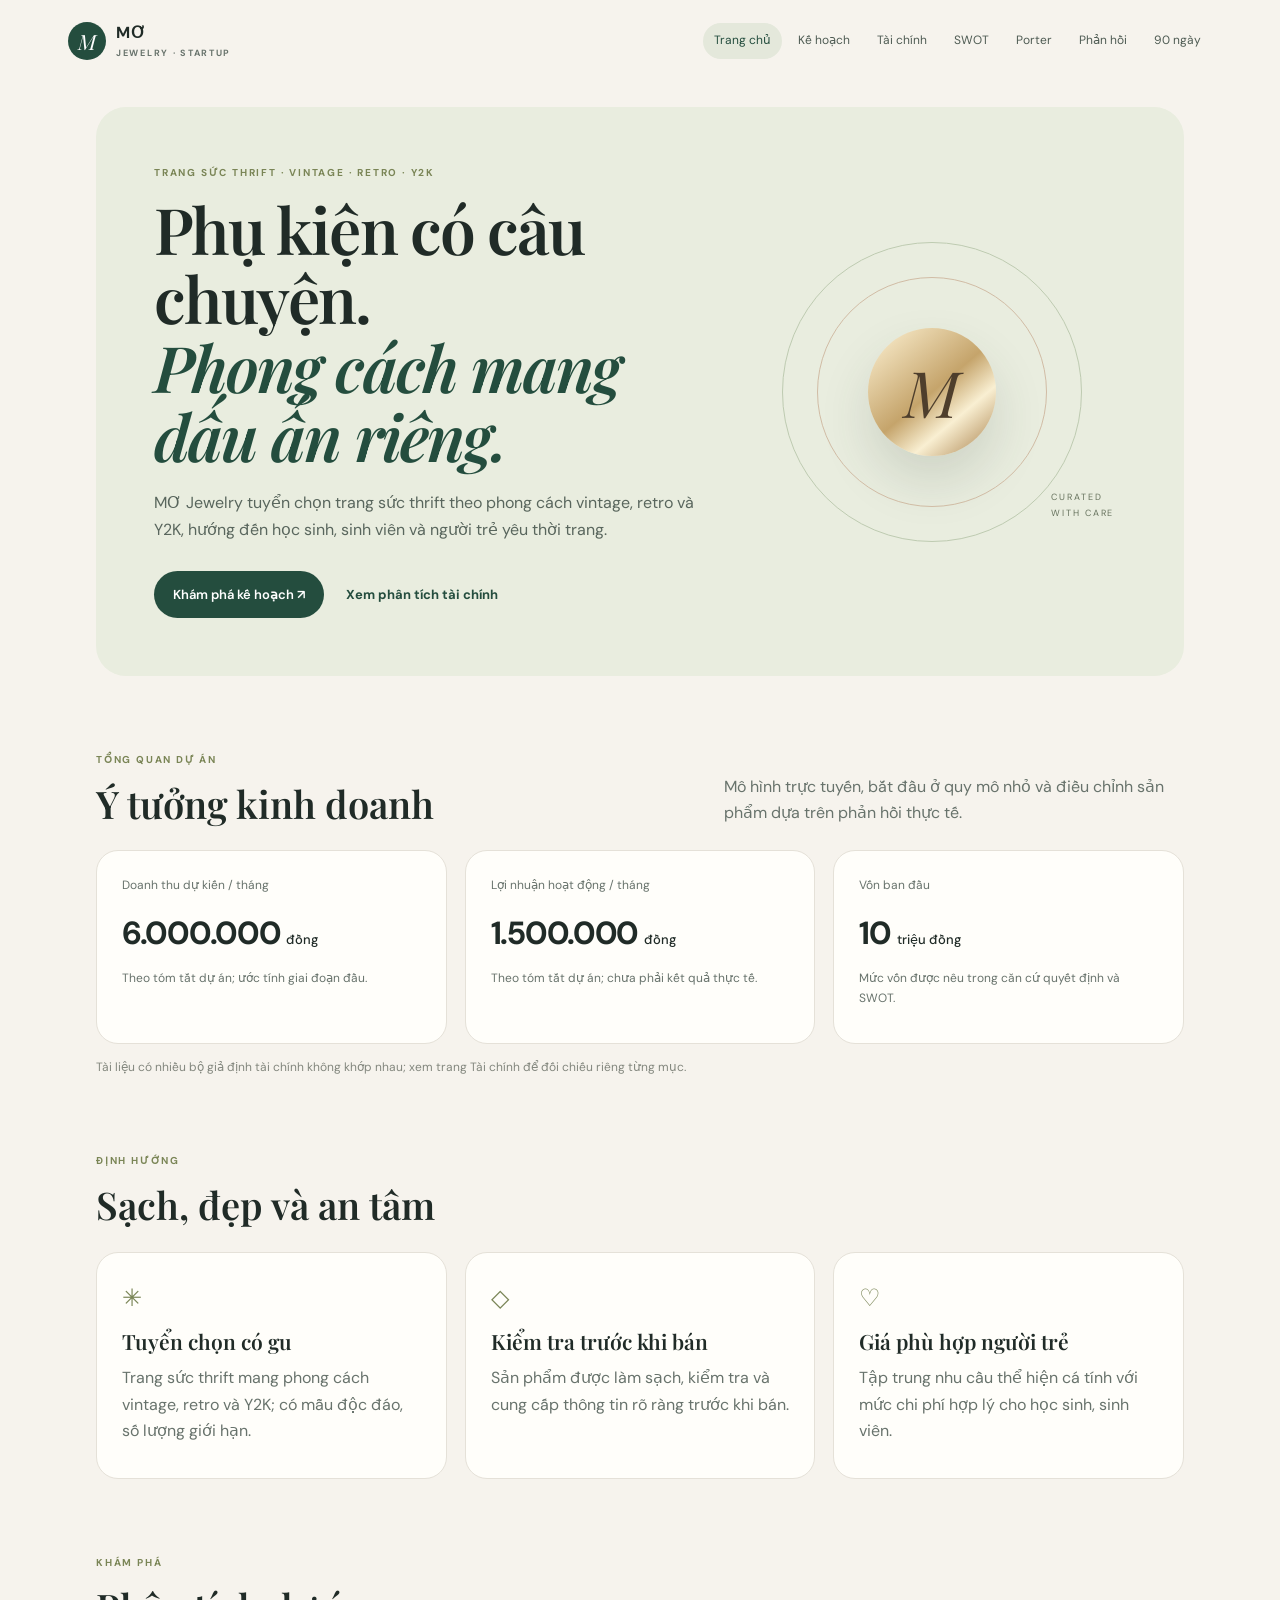
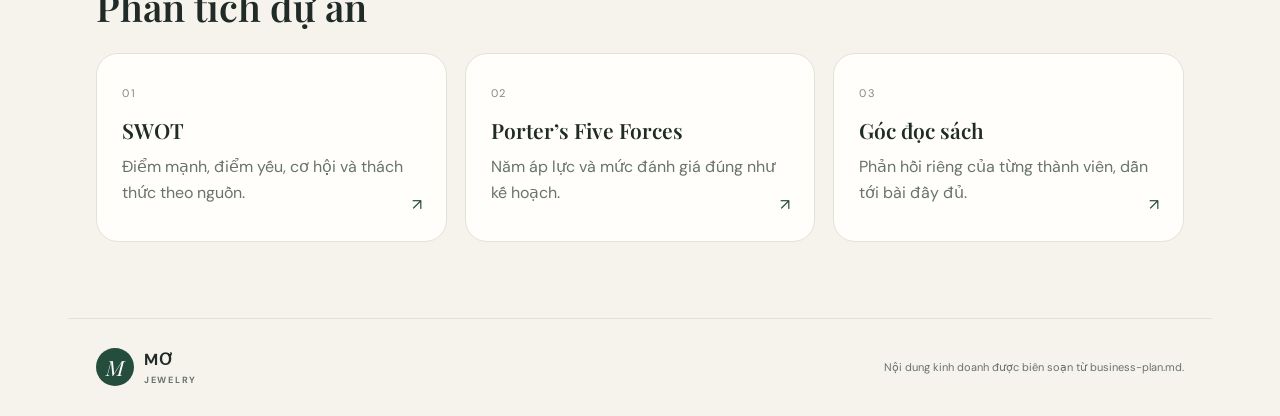
<file: index.html>
<!doctype html><html lang="vi"><head><meta charset="utf-8"><meta name="viewport" content="width=device-width,initial-scale=1"><title>MƠ Jewelry — Dự án khởi nghiệp</title><link rel="stylesheet" href="style.css"></head><body><header class="site-header"><a class="brand" href="index.html"><span class="brand-mark">M</span><span>MƠ <small>JEWELRY · STARTUP</small></span></a><nav><a class="active" href="index.html">Trang chủ</a><a href="business-plan.html">Kế hoạch</a><a href="financial-analysis.html">Tài chính</a><a href="swot.html">SWOT</a><a href="five-forces.html">Porter</a><a href="reflections.html">Phản hồi</a><a href="action-plan.html">90 ngày</a></nav></header><main><section class="hero"><div class="hero-copy"><p class="eyebrow">TRANG SỨC THRIFT · VINTAGE · RETRO · Y2K</p><h2>Phụ kiện có câu chuyện.<br><em>Phong cách mang dấu ấn riêng.</em></h2><p>MƠ Jewelry tuyển chọn trang sức thrift theo phong cách vintage, retro và Y2K, hướng đến học sinh, sinh viên và người trẻ yêu thời trang.</p><div class="actions"><a class="button" href="business-plan.html">Khám phá kế hoạch ↗</a><a class="text-link" href="financial-analysis.html">Xem phân tích tài chính</a></div></div><div class="hero-art"><div class="orbit orbit-a"></div><div class="orbit orbit-b"></div><div class="pendant">M</div><div class="art-caption">CURATED<br>WITH CARE</div></div></section><section class="section"><div class="section-heading"><div><p class="eyebrow">TỔNG QUAN DỰ ÁN</p><h2>Ý tưởng kinh doanh</h2></div><p>Mô hình trực tuyến, bắt đầu ở quy mô nhỏ và điều chỉnh sản phẩm dựa trên phản hồi thực tế.</p></div><div class="grid three"><article class="card metric"><span class="metric-label">Doanh thu dự kiến / tháng</span><strong>6.000.000 <small>đồng</small></strong><p>Theo tóm tắt dự án; ước tính giai đoạn đầu.</p></article><article class="card metric"><span class="metric-label">Lợi nhuận hoạt động / tháng</span><strong>1.500.000 <small>đồng</small></strong><p>Theo tóm tắt dự án; chưa phải kết quả thực tế.</p></article><article class="card metric"><span class="metric-label">Vốn ban đầu</span><strong>10 <small>triệu đồng</small></strong><p>Mức vốn được nêu trong căn cứ quyết định và SWOT.</p></article></div><p class="source-note">Tài liệu có nhiều bộ giả định tài chính không khớp nhau; xem trang Tài chính để đối chiếu riêng từng mục.</p></section><section class="section"><div class="section-heading"><div><p class="eyebrow">ĐỊNH HƯỚNG</p><h2>Sạch, đẹp và an tâm</h2></div></div><div class="grid three"><article class="card"><span class="icon">✳</span><h3>Tuyển chọn có gu</h3><p>Trang sức thrift mang phong cách vintage, retro và Y2K; có mẫu độc đáo, số lượng giới hạn.</p></article><article class="card"><span class="icon">◇</span><h3>Kiểm tra trước khi bán</h3><p>Sản phẩm được làm sạch, kiểm tra và cung cấp thông tin rõ ràng trước khi bán.</p></article><article class="card"><span class="icon">♡</span><h3>Giá phù hợp người trẻ</h3><p>Tập trung nhu cầu thể hiện cá tính với mức chi phí hợp lý cho học sinh, sinh viên.</p></article></div></section><section class="section"><div class="section-heading"><div><p class="eyebrow">KHÁM PHÁ</p><h2>Phân tích dự án</h2></div></div><div class="grid three"><a class="card link-card" href="swot.html"><span class="card-index">01</span><h3>SWOT</h3><p>Điểm mạnh, điểm yếu, cơ hội và thách thức theo nguồn.</p><span class="arrow">↗</span></a><a class="card link-card" href="five-forces.html"><span class="card-index">02</span><h3>Porter’s Five Forces</h3><p>Năm áp lực và mức đánh giá đúng như kế hoạch.</p><span class="arrow">↗</span></a><a class="card link-card" href="reflections.html"><span class="card-index">03</span><h3>Góc đọc sách</h3><p>Phản hồi riêng của từng thành viên, dẫn tới bài đầy đủ.</p><span class="arrow">↗</span></a></div></section></main><footer><a class="brand" href="index.html"><span class="brand-mark">M</span><span>MƠ <small>JEWELRY</small></span></a><p>Nội dung kinh doanh được biên soạn từ business-plan.md.</p></footer></body></html>
</file>
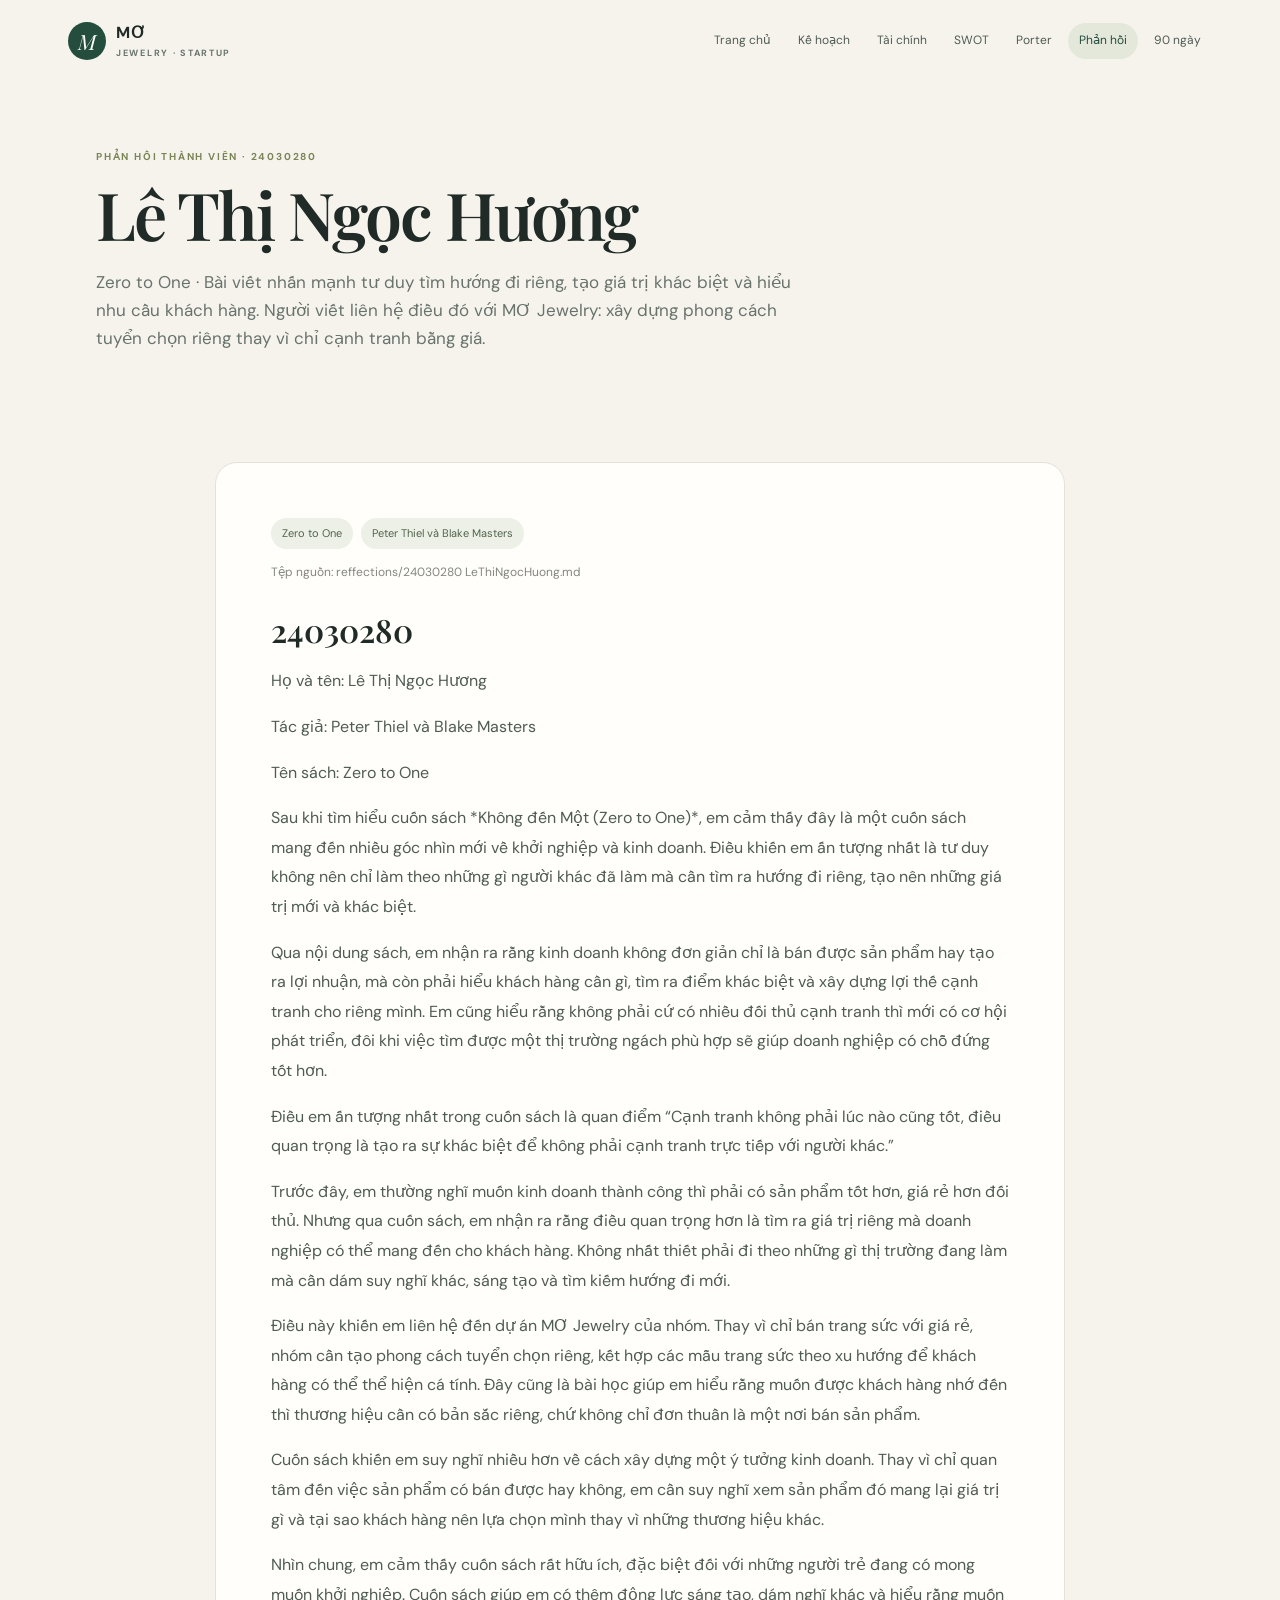
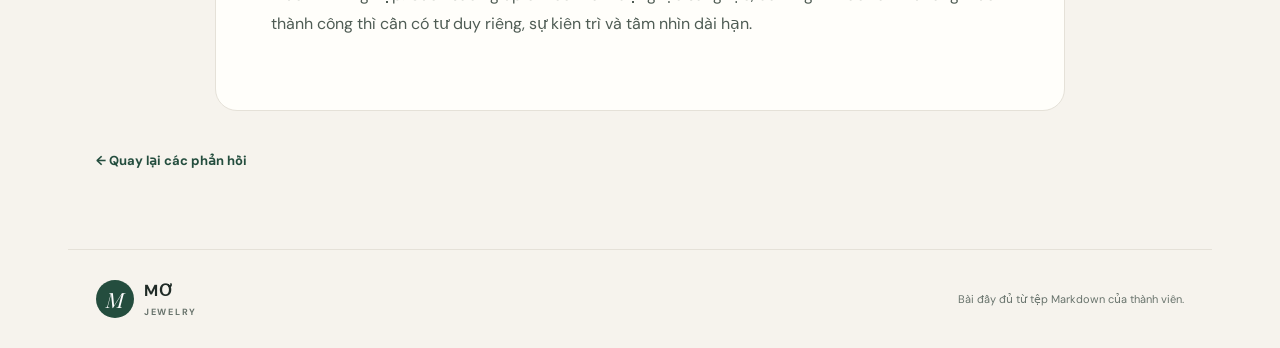
<file: 24030280 LeThiNgocHuong.html>
<!doctype html><html lang='vi'><head><meta charset='utf-8'><meta name='viewport' content='width=device-width,initial-scale=1'><title>Phản hồi đọc s&#225;ch — L&#234; Thị Ngọc Hương — MƠ Jewelry</title><link rel='stylesheet' href='style.css'></head><body><header class="site-header"><a class="brand" href="index.html"><span class="brand-mark">M</span><span>MƠ <small>JEWELRY · STARTUP</small></span></a><nav><a href="index.html">Trang chủ</a><a href="business-plan.html">Kế hoạch</a><a href="financial-analysis.html">Tài chính</a><a href="swot.html">SWOT</a><a href="five-forces.html">Porter</a><a class="active" href="reflections.html">Phản hồi</a><a href="action-plan.html">90 ngày</a></nav></header><main><section class='page-intro'><p class='eyebrow'>PHẢN HỒI THÀNH VIÊN · 24030280</p><h1>L&#234; Thị Ngọc Hương</h1><p class='lede'>Zero to One · B&#224;i viết nhấn mạnh tư duy t&#236;m hướng đi ri&#234;ng, tạo gi&#225; trị kh&#225;c biệt v&#224; hiểu nhu cầu kh&#225;ch h&#224;ng. Người viết li&#234;n hệ điều đ&#243; với MƠ Jewelry: x&#226;y dựng phong c&#225;ch tuyển chọn ri&#234;ng thay v&#236; chỉ cạnh tranh bằng gi&#225;.</p></section><section class='section'><div class='reflection-full'><div class='reflection-meta'><span class='tag'>Zero to One</span><span class='tag'>Peter Thiel v&#224; Blake Masters</span></div><p class='source-note'>Tệp nguồn: reffections/24030280 LeThiNgocHuong.md</p><article class='prose'><h1>24030280</h1>
<p>Họ v&#224; t&#234;n: L&#234; Thị Ngọc Hương</p>
<p>T&#225;c giả: Peter Thiel v&#224; Blake Masters</p>
<p>T&#234;n s&#225;ch: Zero to One</p>
<p>Sau khi t&#236;m hiểu cuốn s&#225;ch *Kh&#244;ng đến Một (Zero to One)*, em cảm thấy đ&#226;y l&#224; một cuốn s&#225;ch mang đến nhiều g&#243;c nh&#236;n mới về khởi nghiệp v&#224; kinh doanh. Điều khiến em ấn tượng nhất l&#224; tư duy kh&#244;ng n&#234;n chỉ l&#224;m theo những g&#236; người kh&#225;c đ&#227; l&#224;m m&#224; cần t&#236;m ra hướng đi ri&#234;ng, tạo n&#234;n những gi&#225; trị mới v&#224; kh&#225;c biệt.</p>
<p>Qua nội dung s&#225;ch, em nhận ra rằng kinh doanh kh&#244;ng đơn giản chỉ l&#224; b&#225;n được sản phẩm hay tạo ra lợi nhuận, m&#224; c&#242;n phải hiểu kh&#225;ch h&#224;ng cần g&#236;, t&#236;m ra điểm kh&#225;c biệt v&#224; x&#226;y dựng lợi thế cạnh tranh cho ri&#234;ng m&#236;nh. Em cũng hiểu rằng kh&#244;ng phải cứ c&#243; nhiều đối thủ cạnh tranh th&#236; mới c&#243; cơ hội ph&#225;t triển, đ&#244;i khi việc t&#236;m được một thị trường ng&#225;ch ph&#249; hợp sẽ gi&#250;p doanh nghiệp c&#243; chỗ đứng tốt hơn.</p>
<p>Điều em ấn tượng nhất trong cuốn s&#225;ch l&#224; quan điểm “Cạnh tranh kh&#244;ng phải l&#250;c n&#224;o cũng tốt, điều quan trọng l&#224; tạo ra sự kh&#225;c biệt để kh&#244;ng phải cạnh tranh trực tiếp với người kh&#225;c.”</p>
<p>Trước đ&#226;y, em thường nghĩ muốn kinh doanh th&#224;nh c&#244;ng th&#236; phải c&#243; sản phẩm tốt hơn, gi&#225; rẻ hơn đối thủ. Nhưng qua cuốn s&#225;ch, em nhận ra rằng điều quan trọng hơn l&#224; t&#236;m ra gi&#225; trị ri&#234;ng m&#224; doanh nghiệp c&#243; thể mang đến cho kh&#225;ch h&#224;ng. Kh&#244;ng nhất thiết phải đi theo những g&#236; thị trường đang l&#224;m m&#224; cần d&#225;m suy nghĩ kh&#225;c, s&#225;ng tạo v&#224; t&#236;m kiếm hướng đi mới.</p>
<p>Điều n&#224;y khiến em li&#234;n hệ đến dự &#225;n MƠ Jewelry của nh&#243;m. Thay v&#236; chỉ b&#225;n trang sức với gi&#225; rẻ, nh&#243;m cần tạo phong c&#225;ch tuyển chọn ri&#234;ng, kết hợp c&#225;c mẫu trang sức theo xu hướng để kh&#225;ch h&#224;ng c&#243; thể thể hiện c&#225; t&#237;nh. Đ&#226;y cũng l&#224; b&#224;i học gi&#250;p em hiểu rằng muốn được kh&#225;ch h&#224;ng nhớ đến th&#236; thương hiệu cần c&#243; bản sắc ri&#234;ng, chứ kh&#244;ng chỉ đơn thuần l&#224; một nơi b&#225;n sản phẩm.</p>
<p>Cuốn s&#225;ch khiến em suy nghĩ nhiều hơn về c&#225;ch x&#226;y dựng một &#253; tưởng kinh doanh. Thay v&#236; chỉ quan t&#226;m đến việc sản phẩm c&#243; b&#225;n được hay kh&#244;ng, em cần suy nghĩ xem sản phẩm đ&#243; mang lại gi&#225; trị g&#236; v&#224; tại sao kh&#225;ch h&#224;ng n&#234;n lựa chọn m&#236;nh thay v&#236; những thương hiệu kh&#225;c.</p>
<p>Nh&#236;n chung, em cảm thấy cuốn s&#225;ch rất hữu &#237;ch, đặc biệt đối với những người trẻ đang c&#243; mong muốn khởi nghiệp. Cuốn s&#225;ch gi&#250;p em c&#243; th&#234;m động lực s&#225;ng tạo, d&#225;m nghĩ kh&#225;c v&#224; hiểu rằng muốn th&#224;nh c&#244;ng th&#236; cần c&#243; tư duy ri&#234;ng, sự ki&#234;n tr&#236; v&#224; tầm nh&#236;n d&#224;i hạn.</p></article></div><a class='text-link' href='reflections.html'>← Quay lại các phản hồi</a></section></main><footer><a class='brand' href='index.html'><span class='brand-mark'>M</span><span>MƠ <small>JEWELRY</small></span></a><p>Bài đầy đủ từ tệp Markdown của thành viên.</p></footer></body></html>
</file>
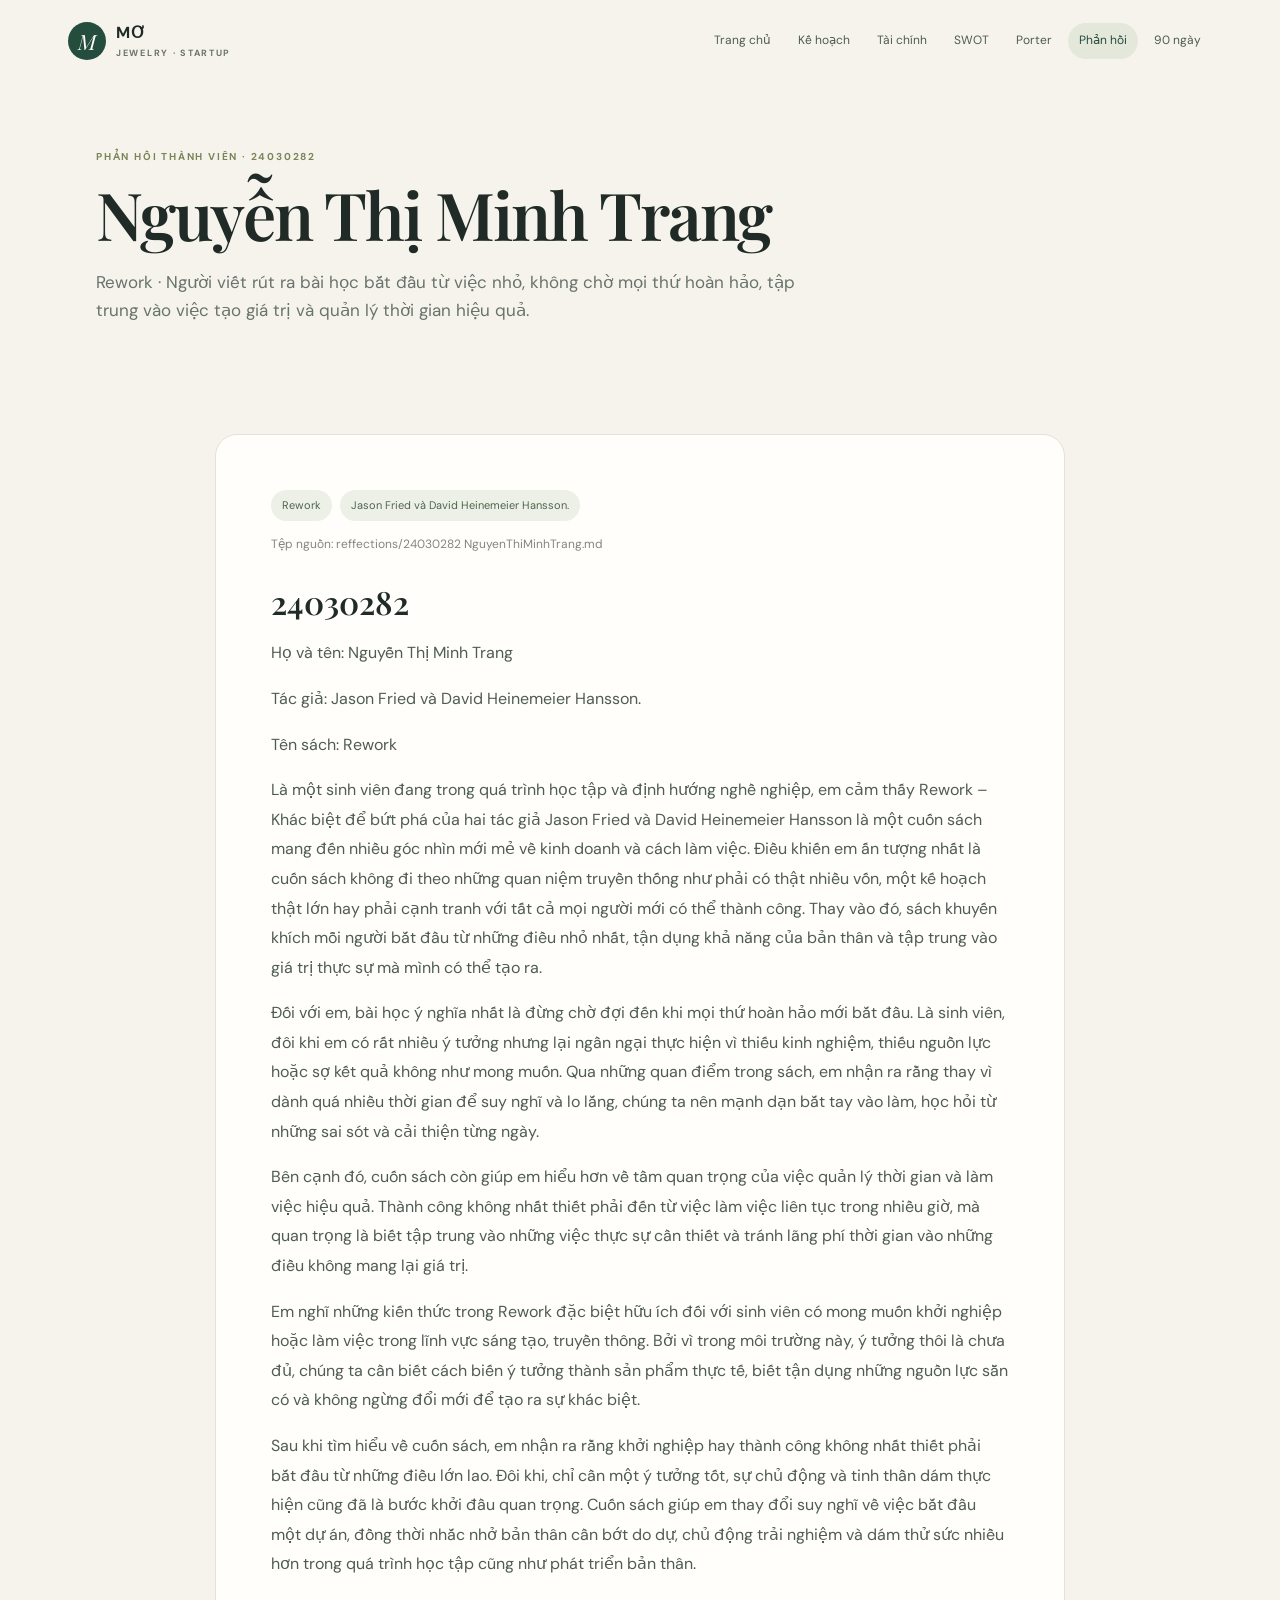
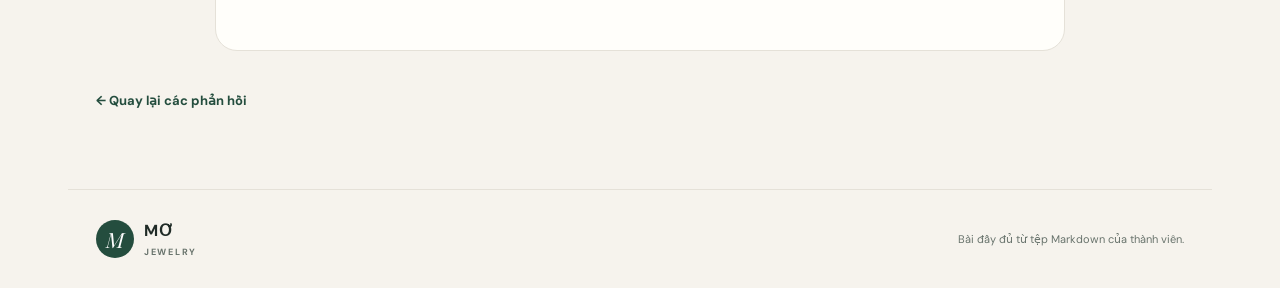
<file: 24030282 NguyenThiMinhTrang.html>
<!doctype html><html lang='vi'><head><meta charset='utf-8'><meta name='viewport' content='width=device-width,initial-scale=1'><title>Phản hồi đọc s&#225;ch — Nguyễn Thị Minh Trang — MƠ Jewelry</title><link rel='stylesheet' href='style.css'></head><body><header class="site-header"><a class="brand" href="index.html"><span class="brand-mark">M</span><span>MƠ <small>JEWELRY · STARTUP</small></span></a><nav><a href="index.html">Trang chủ</a><a href="business-plan.html">Kế hoạch</a><a href="financial-analysis.html">Tài chính</a><a href="swot.html">SWOT</a><a href="five-forces.html">Porter</a><a class="active" href="reflections.html">Phản hồi</a><a href="action-plan.html">90 ngày</a></nav></header><main><section class='page-intro'><p class='eyebrow'>PHẢN HỒI THÀNH VIÊN · 24030282</p><h1>Nguyễn Thị Minh Trang</h1><p class='lede'>Rework · Người viết r&#250;t ra b&#224;i học bắt đầu từ việc nhỏ, kh&#244;ng chờ mọi thứ ho&#224;n hảo, tập trung v&#224;o việc tạo gi&#225; trị v&#224; quản l&#253; thời gian hiệu quả.</p></section><section class='section'><div class='reflection-full'><div class='reflection-meta'><span class='tag'>Rework</span><span class='tag'>Jason Fried v&#224; David Heinemeier Hansson.</span></div><p class='source-note'>Tệp nguồn: reffections/24030282 NguyenThiMinhTrang.md</p><article class='prose'><h1>24030282</h1>
<p>Họ v&#224; t&#234;n: Nguyễn Thị Minh Trang</p>
<p>T&#225;c giả: Jason Fried v&#224; David Heinemeier Hansson.</p>
<p>T&#234;n s&#225;ch: Rework</p>
<p>L&#224; một sinh vi&#234;n đang trong qu&#225; tr&#236;nh học tập v&#224; định hướng nghề nghiệp, em cảm thấy Rework – Kh&#225;c biệt để bứt ph&#225; của hai t&#225;c giả Jason Fried v&#224; David Heinemeier Hansson l&#224; một cuốn s&#225;ch mang đến nhiều g&#243;c nh&#236;n mới mẻ về kinh doanh v&#224; c&#225;ch l&#224;m việc. Điều khiến em ấn tượng nhất l&#224; cuốn s&#225;ch kh&#244;ng đi theo những quan niệm truyền thống như phải c&#243; thật nhiều vốn, một kế hoạch thật lớn hay phải cạnh tranh với tất cả mọi người mới c&#243; thể th&#224;nh c&#244;ng. Thay v&#224;o đ&#243;, s&#225;ch khuyến kh&#237;ch mỗi người bắt đầu từ những điều nhỏ nhất, tận dụng khả năng của bản th&#226;n v&#224; tập trung v&#224;o gi&#225; trị thực sự m&#224; m&#236;nh c&#243; thể tạo ra.</p>
<p>Đối với em, b&#224;i học &#253; nghĩa nhất l&#224; đừng chờ đợi đến khi mọi thứ ho&#224;n hảo mới bắt đầu. L&#224; sinh vi&#234;n, đ&#244;i khi em c&#243; rất nhiều &#253; tưởng nhưng lại ngần ngại thực hiện v&#236; thiếu kinh nghiệm, thiếu nguồn lực hoặc sợ kết quả kh&#244;ng như mong muốn. Qua những quan điểm trong s&#225;ch, em nhận ra rằng thay v&#236; d&#224;nh qu&#225; nhiều thời gian để suy nghĩ v&#224; lo lắng, ch&#250;ng ta n&#234;n mạnh dạn bắt tay v&#224;o l&#224;m, học hỏi từ những sai s&#243;t v&#224; cải thiện từng ng&#224;y.</p>
<p>B&#234;n cạnh đ&#243;, cuốn s&#225;ch c&#242;n gi&#250;p em hiểu hơn về tầm quan trọng của việc quản l&#253; thời gian v&#224; l&#224;m việc hiệu quả. Th&#224;nh c&#244;ng kh&#244;ng nhất thiết phải đến từ việc l&#224;m việc li&#234;n tục trong nhiều giờ, m&#224; quan trọng l&#224; biết tập trung v&#224;o những việc thực sự cần thiết v&#224; tr&#225;nh l&#227;ng ph&#237; thời gian v&#224;o những điều kh&#244;ng mang lại gi&#225; trị.</p>
<p>Em nghĩ những kiến thức trong Rework đặc biệt hữu &#237;ch đối với sinh vi&#234;n c&#243; mong muốn khởi nghiệp hoặc l&#224;m việc trong lĩnh vực s&#225;ng tạo, truyền th&#244;ng. Bởi v&#236; trong m&#244;i trường n&#224;y, &#253; tưởng th&#244;i l&#224; chưa đủ, ch&#250;ng ta cần biết c&#225;ch biến &#253; tưởng th&#224;nh sản phẩm thực tế, biết tận dụng những nguồn lực sẵn c&#243; v&#224; kh&#244;ng ngừng đổi mới để tạo ra sự kh&#225;c biệt.</p>
<p>Sau khi t&#236;m hiểu về cuốn s&#225;ch, em nhận ra rằng khởi nghiệp hay th&#224;nh c&#244;ng kh&#244;ng nhất thiết phải bắt đầu từ những điều lớn lao. Đ&#244;i khi, chỉ cần một &#253; tưởng tốt, sự chủ động v&#224; tinh thần d&#225;m thực hiện cũng đ&#227; l&#224; bước khởi đầu quan trọng. Cuốn s&#225;ch gi&#250;p em thay đổi suy nghĩ về việc bắt đầu một dự &#225;n, đồng thời nhắc nhở bản th&#226;n cần bớt do dự, chủ động trải nghiệm v&#224; d&#225;m thử sức nhiều hơn trong qu&#225; tr&#236;nh học tập cũng như ph&#225;t triển bản th&#226;n.</p></article></div><a class='text-link' href='reflections.html'>← Quay lại các phản hồi</a></section></main><footer><a class='brand' href='index.html'><span class='brand-mark'>M</span><span>MƠ <small>JEWELRY</small></span></a><p>Bài đầy đủ từ tệp Markdown của thành viên.</p></footer></body></html>
</file>
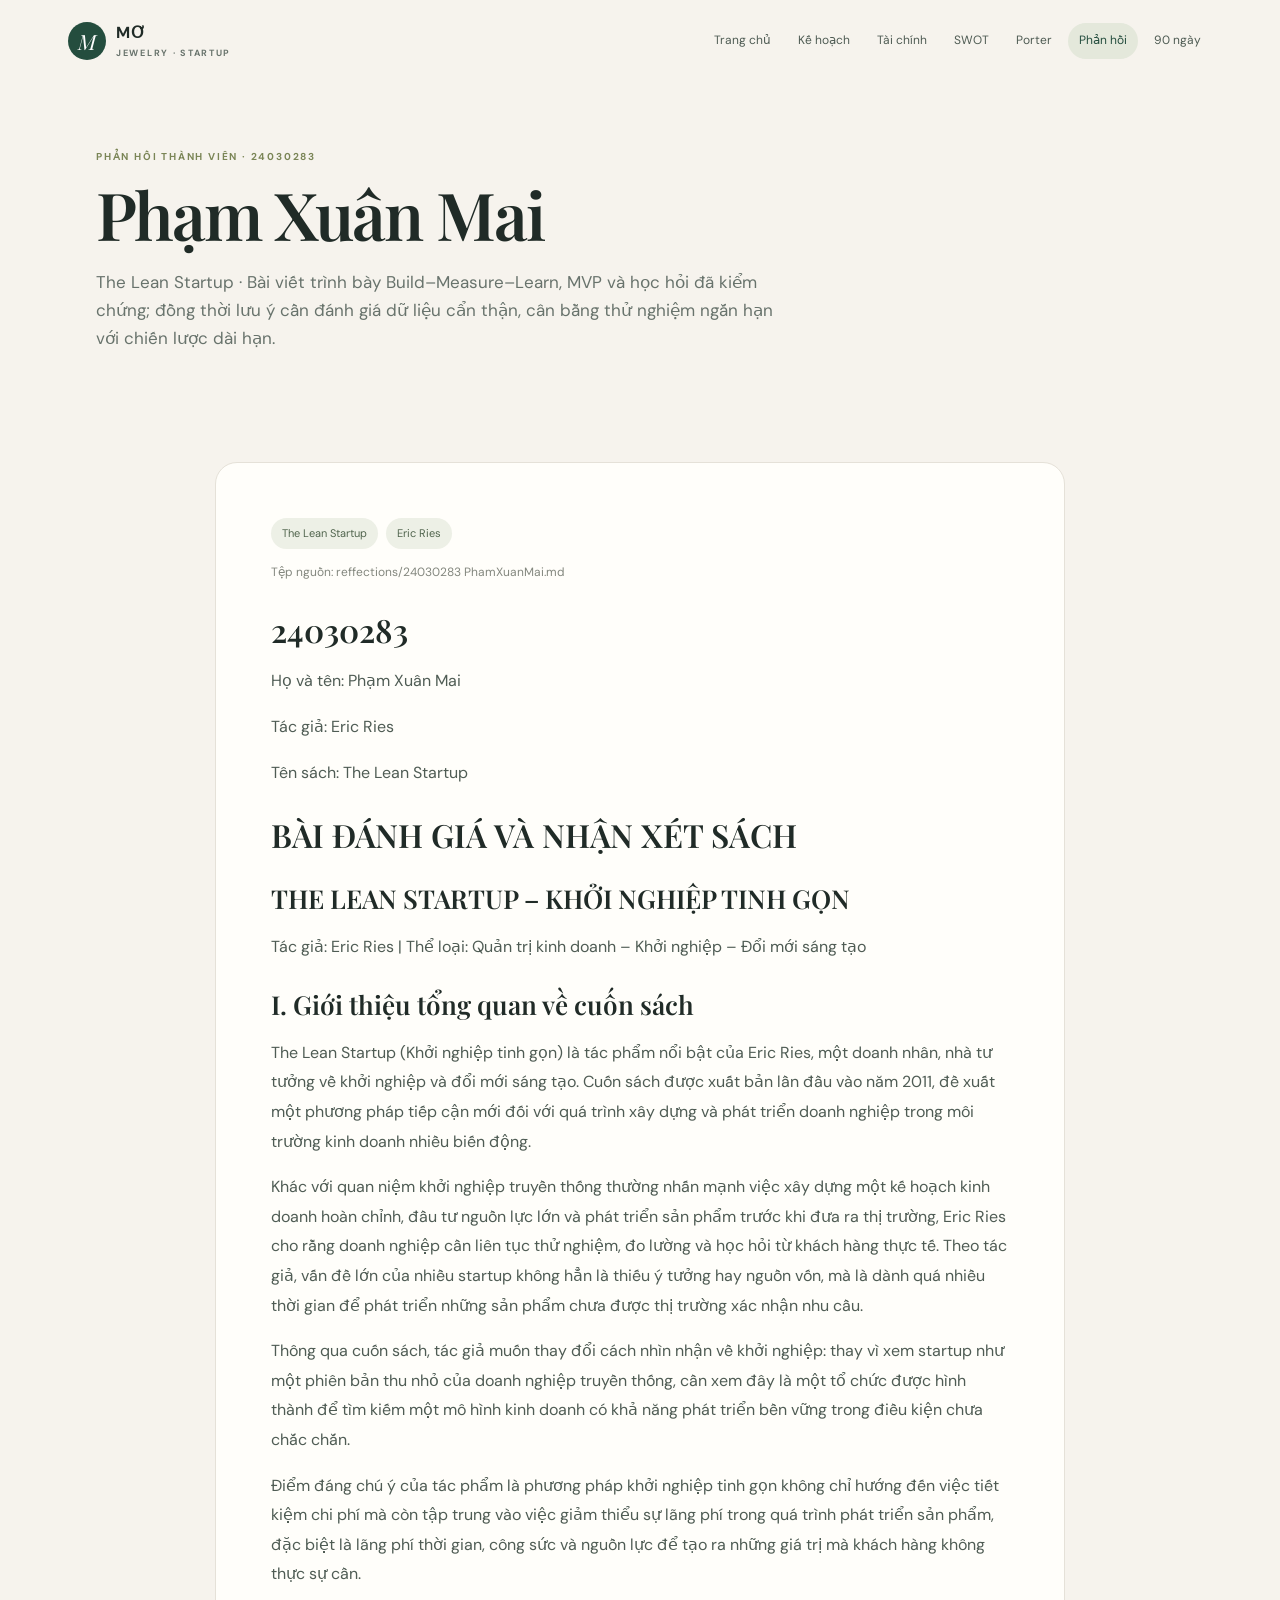
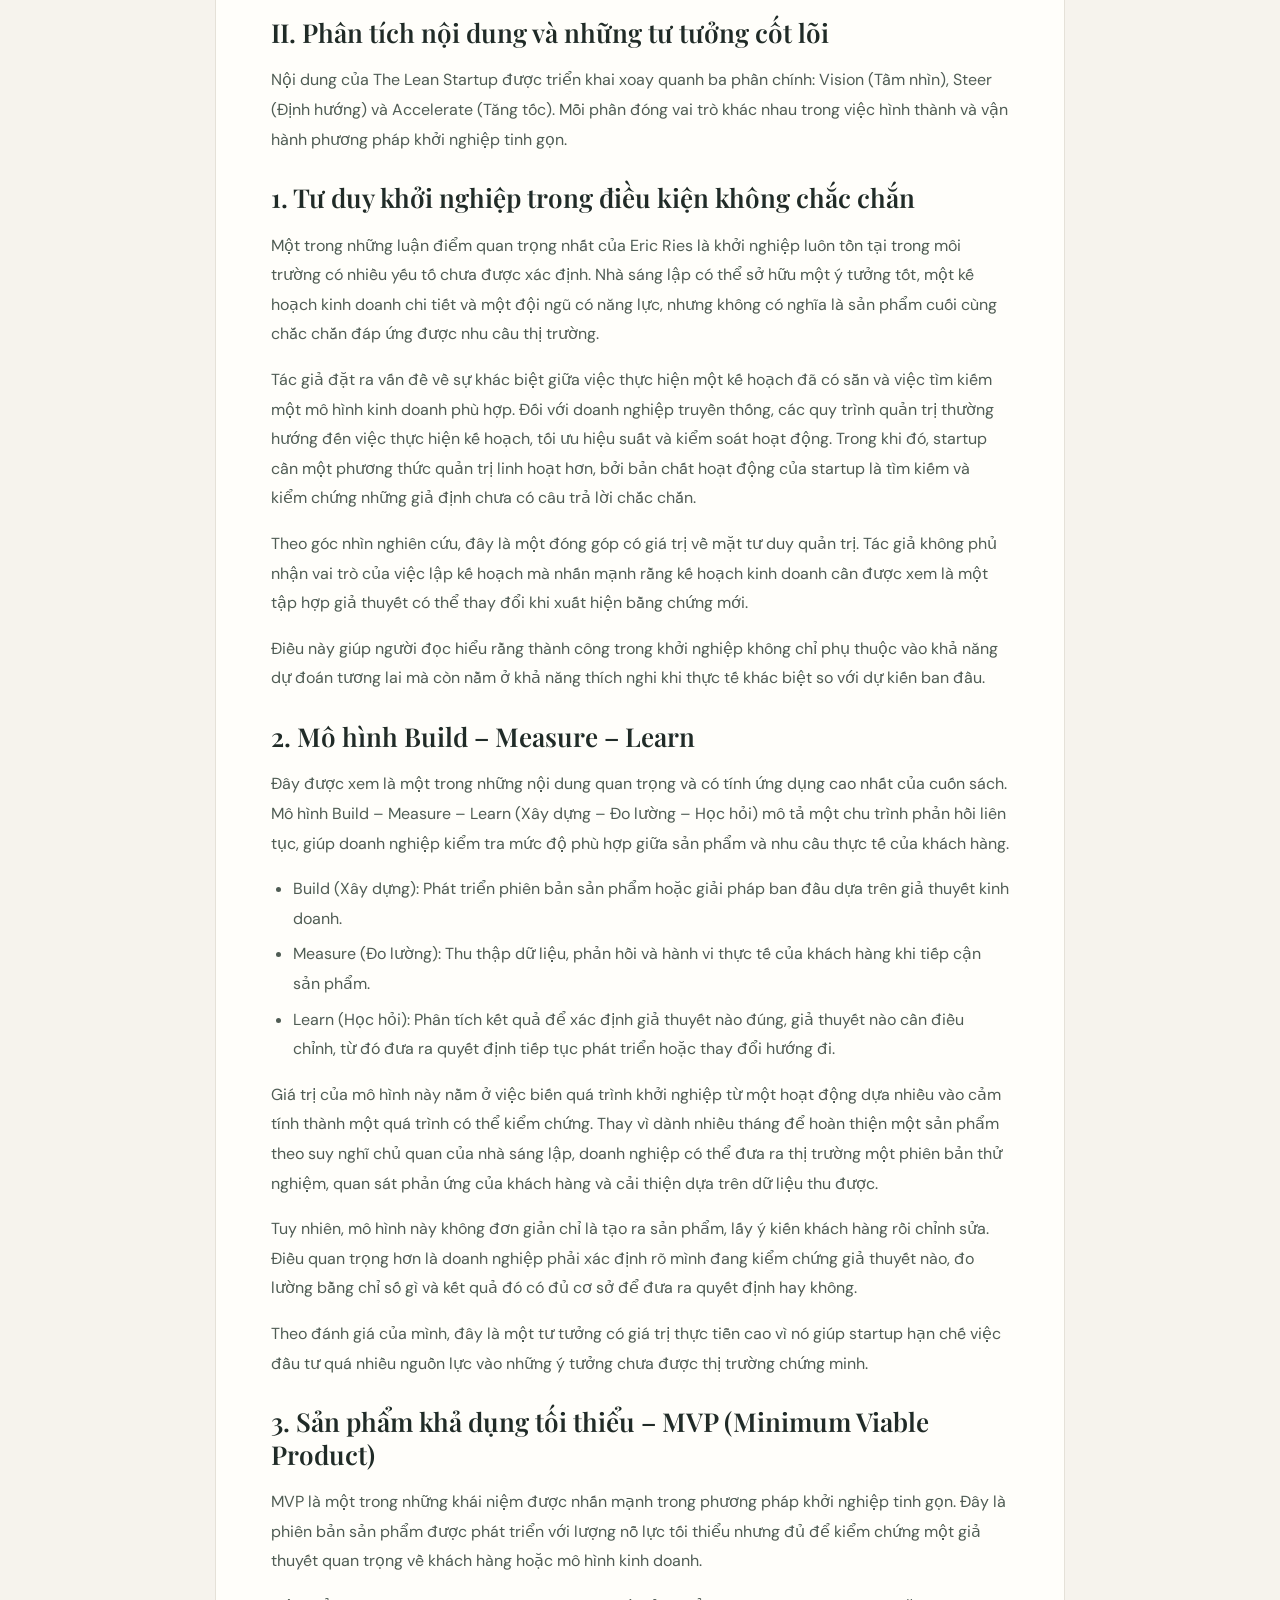
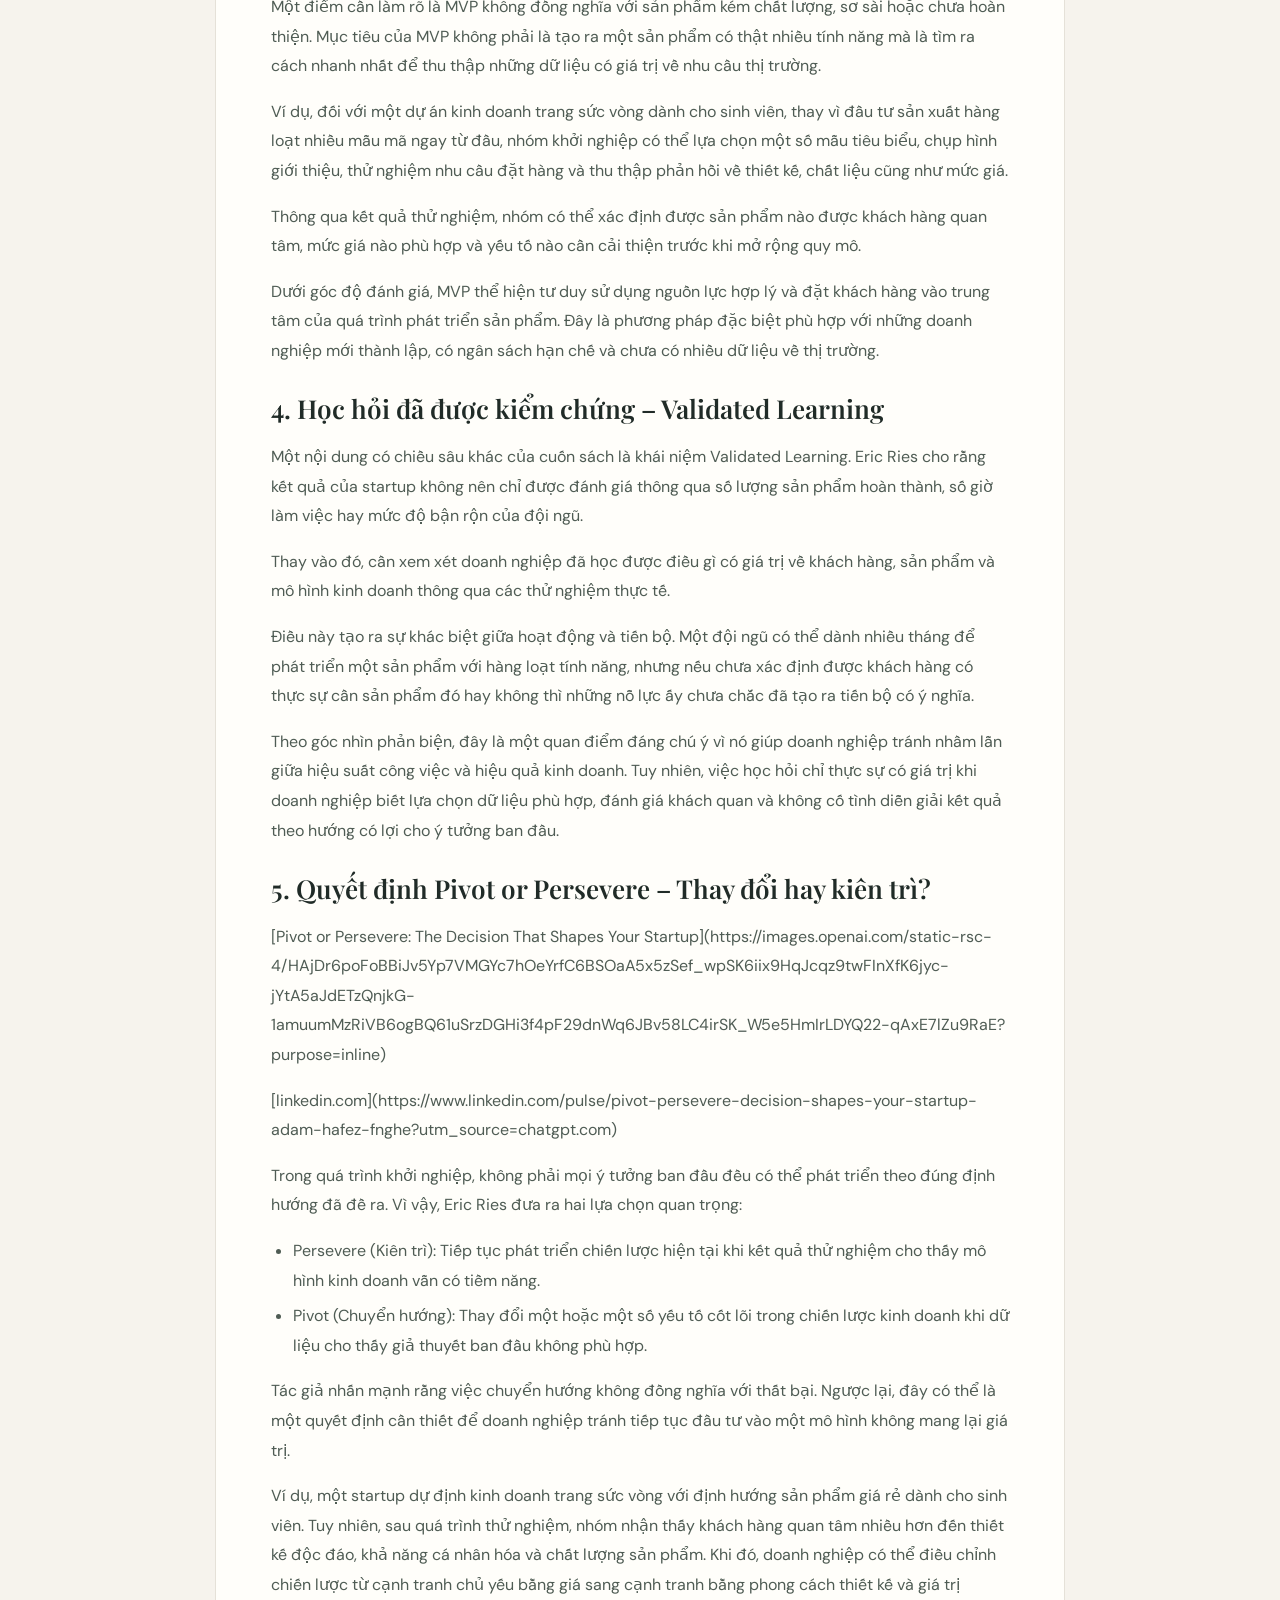
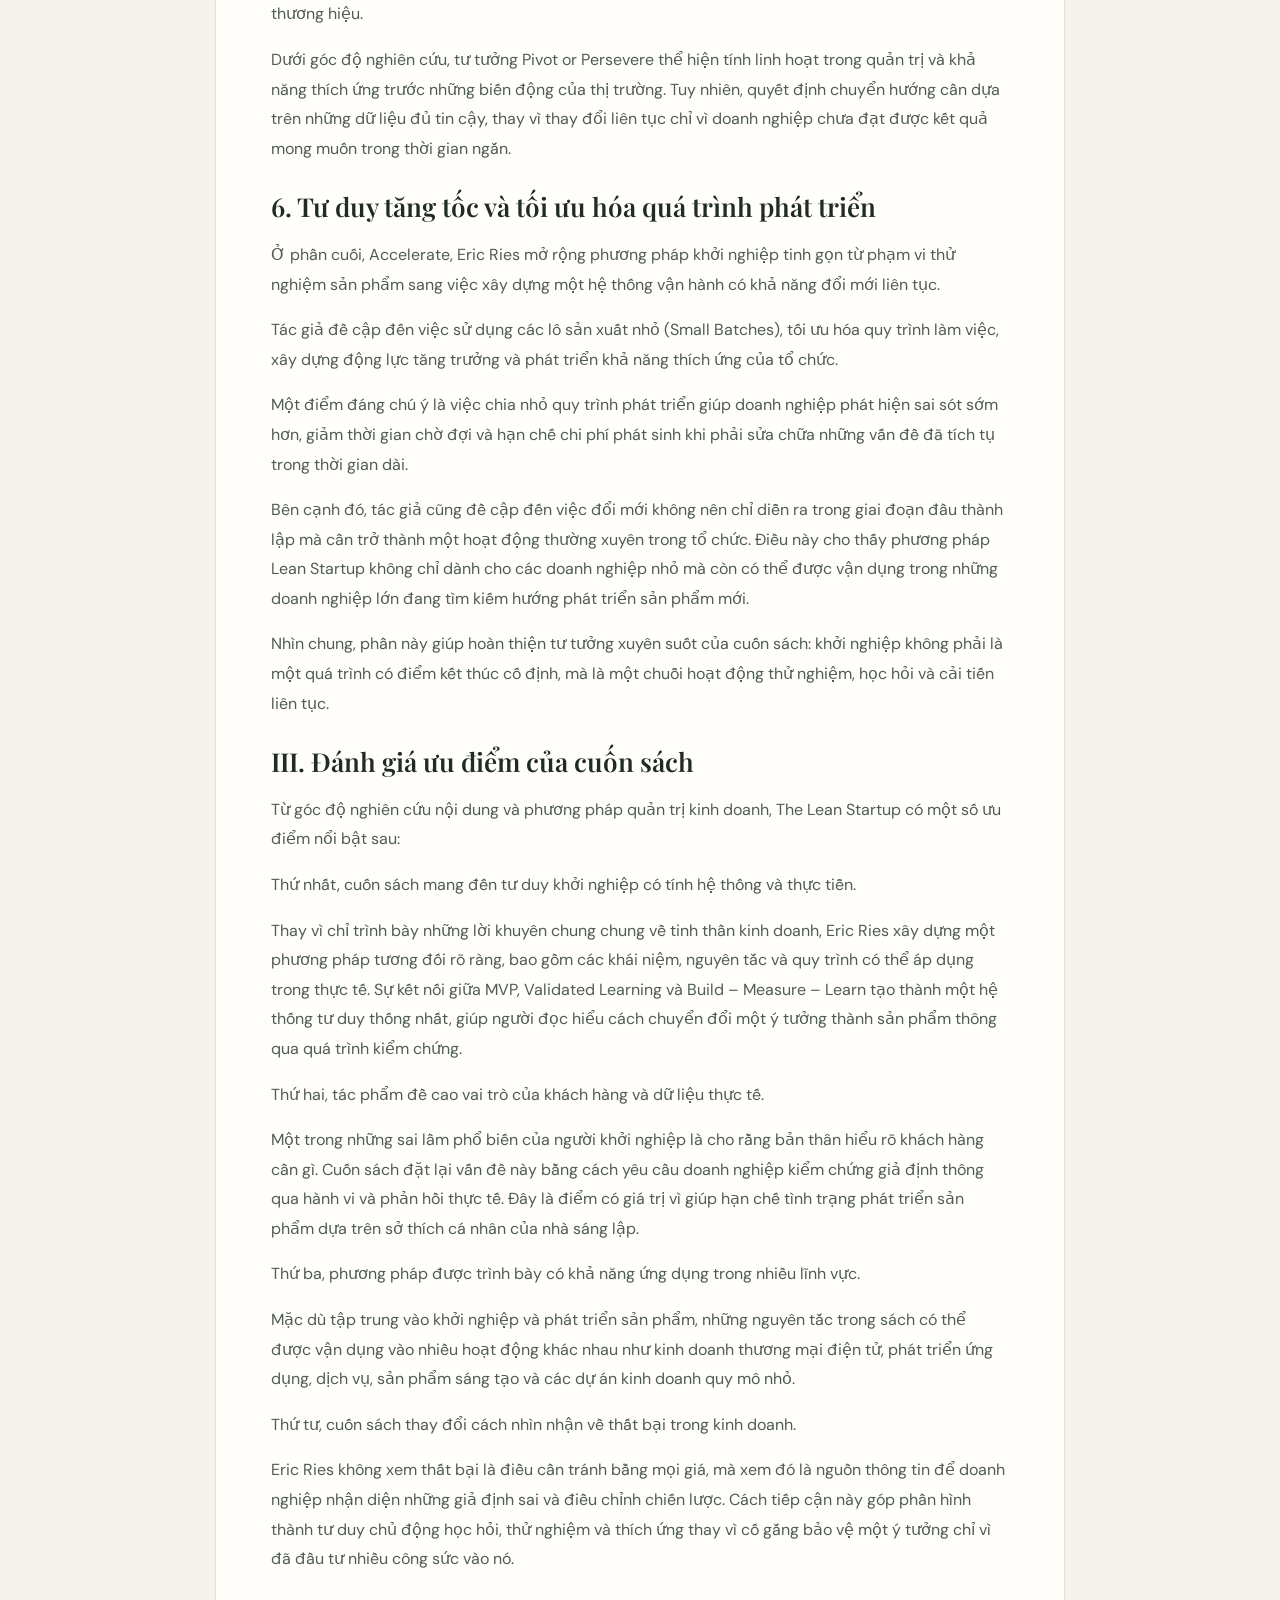
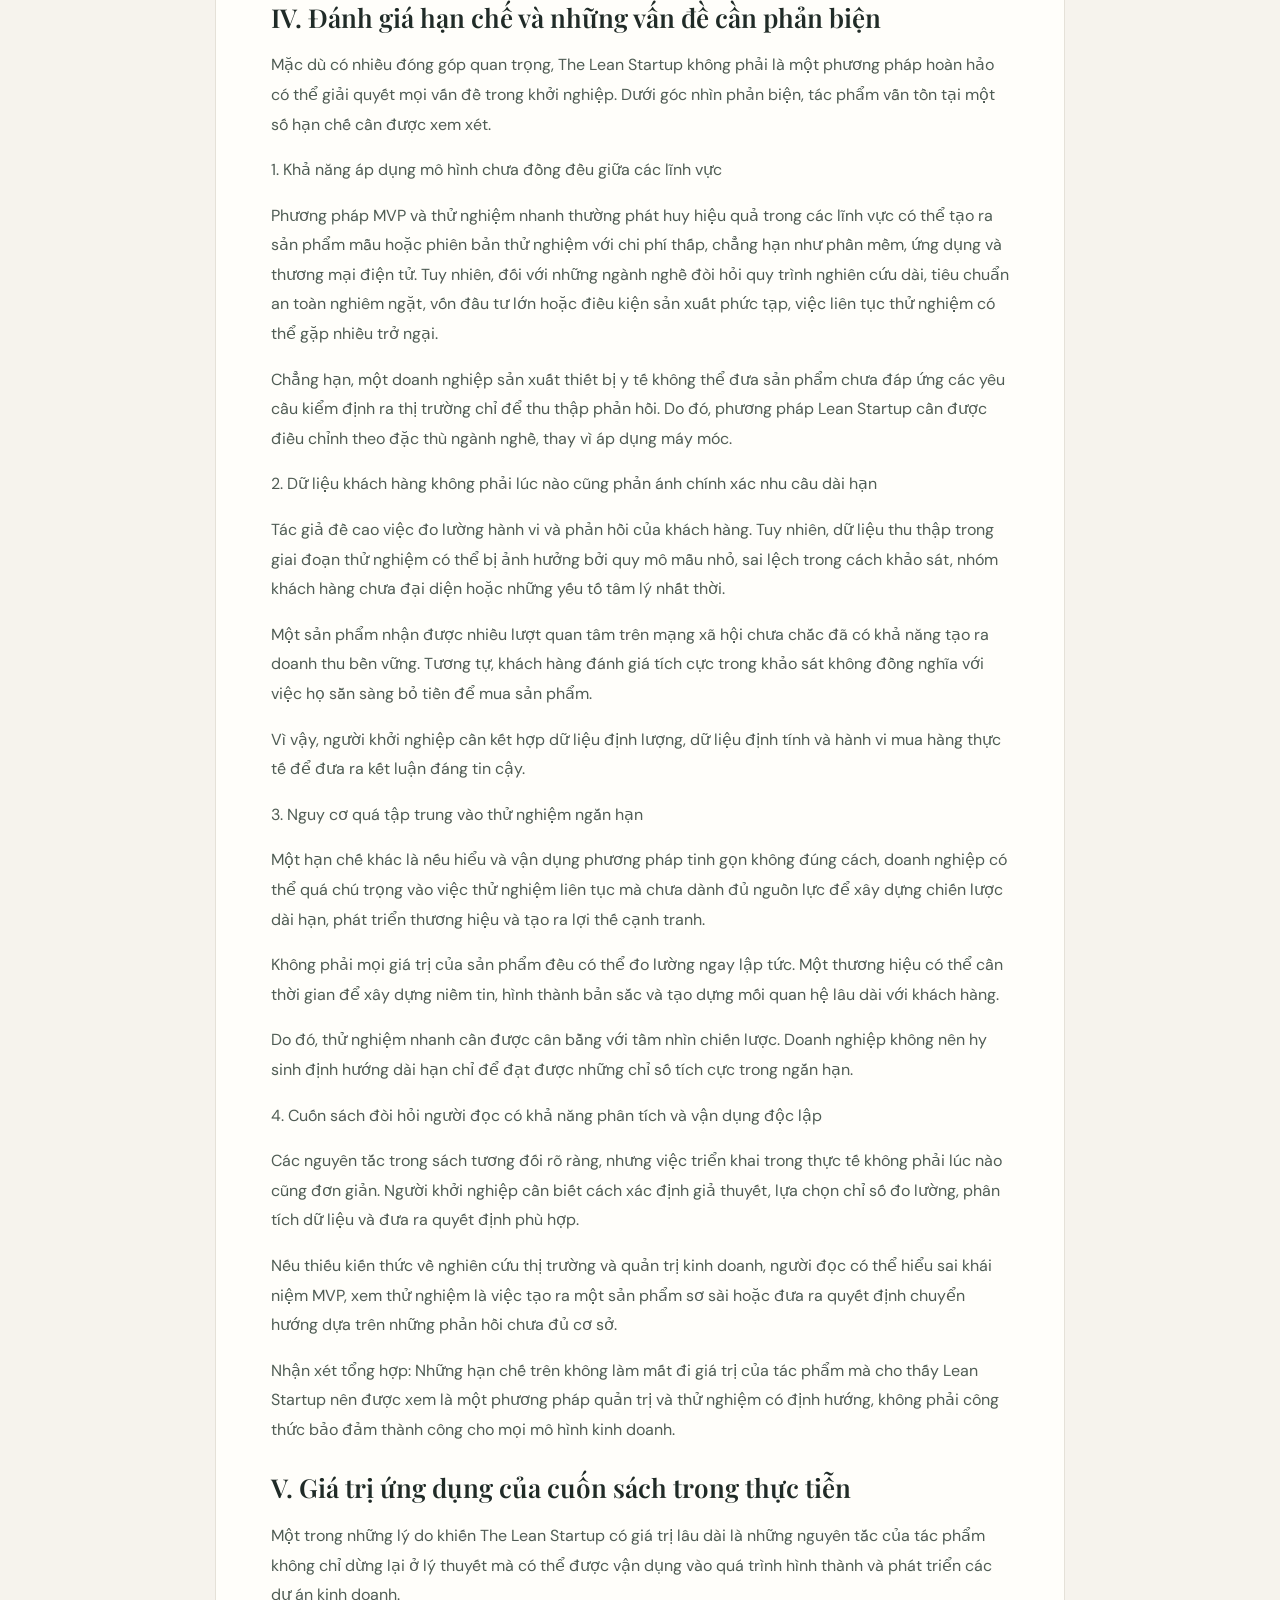
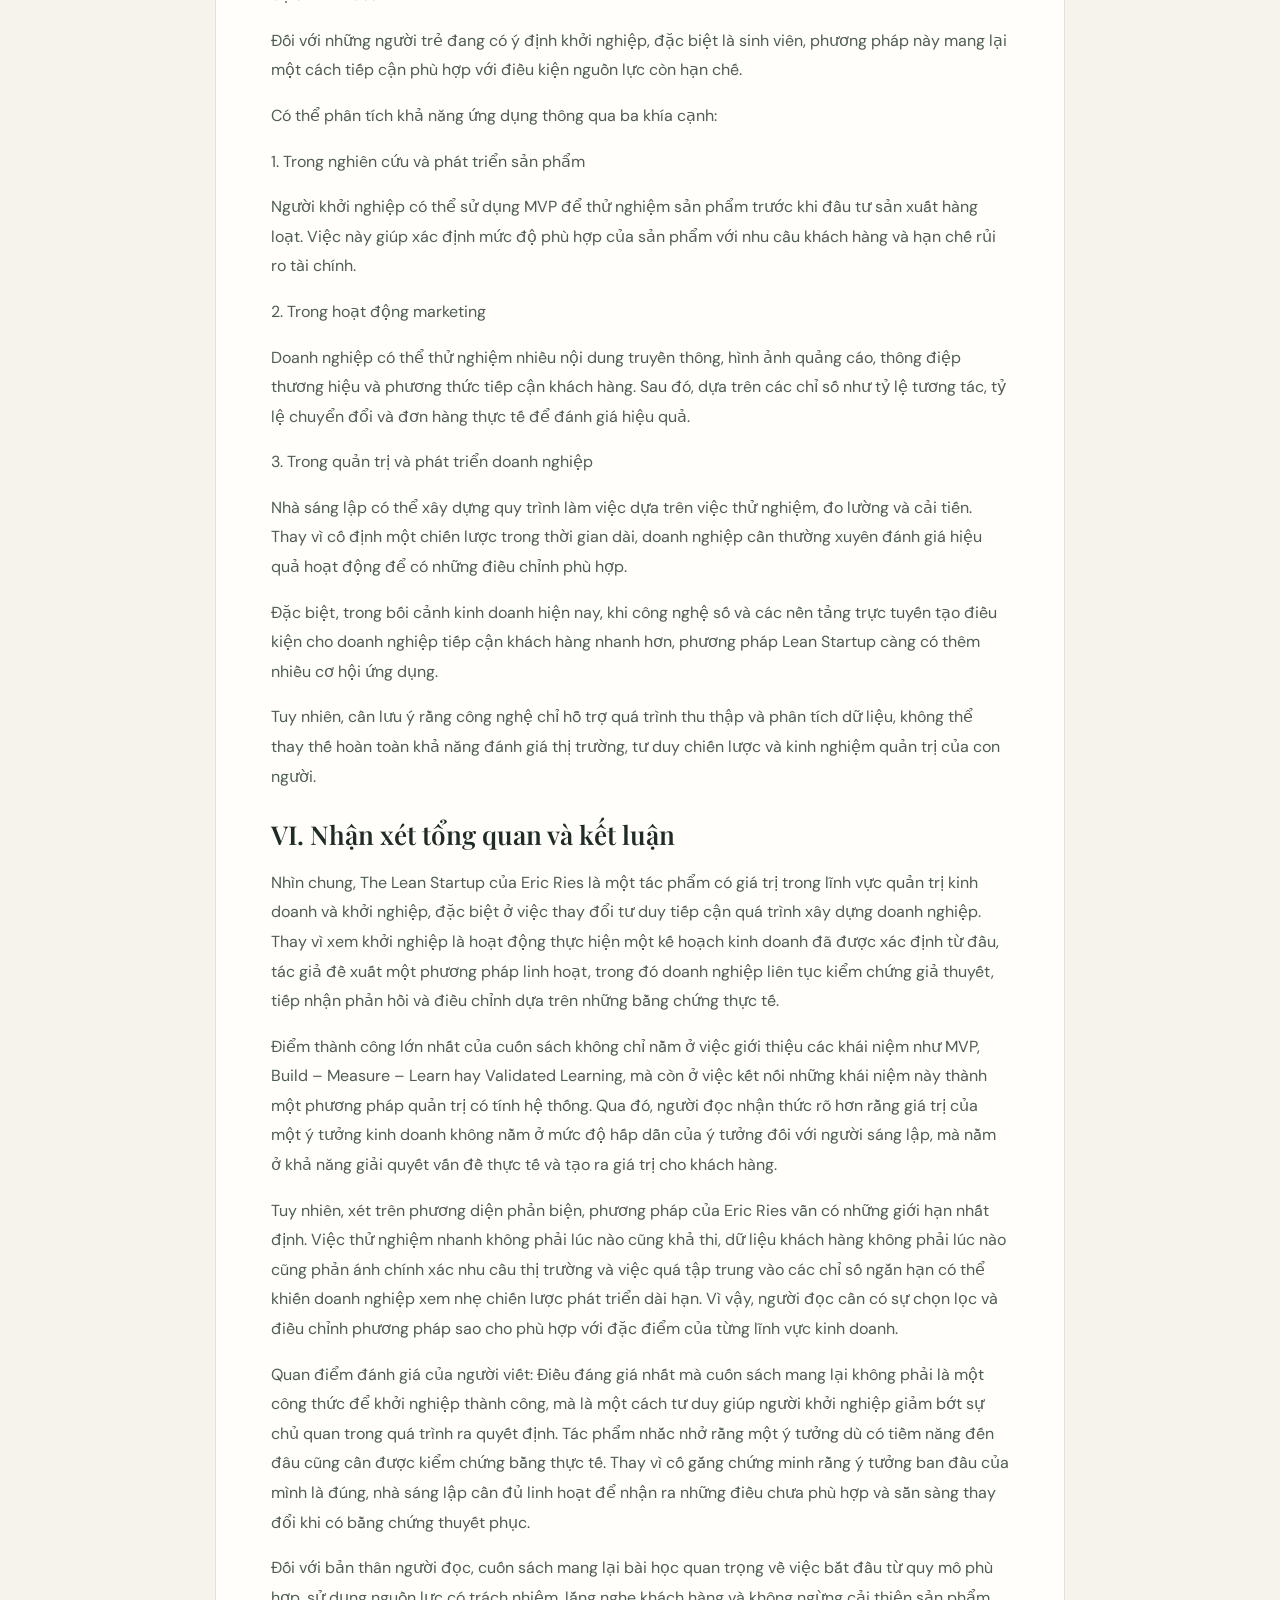
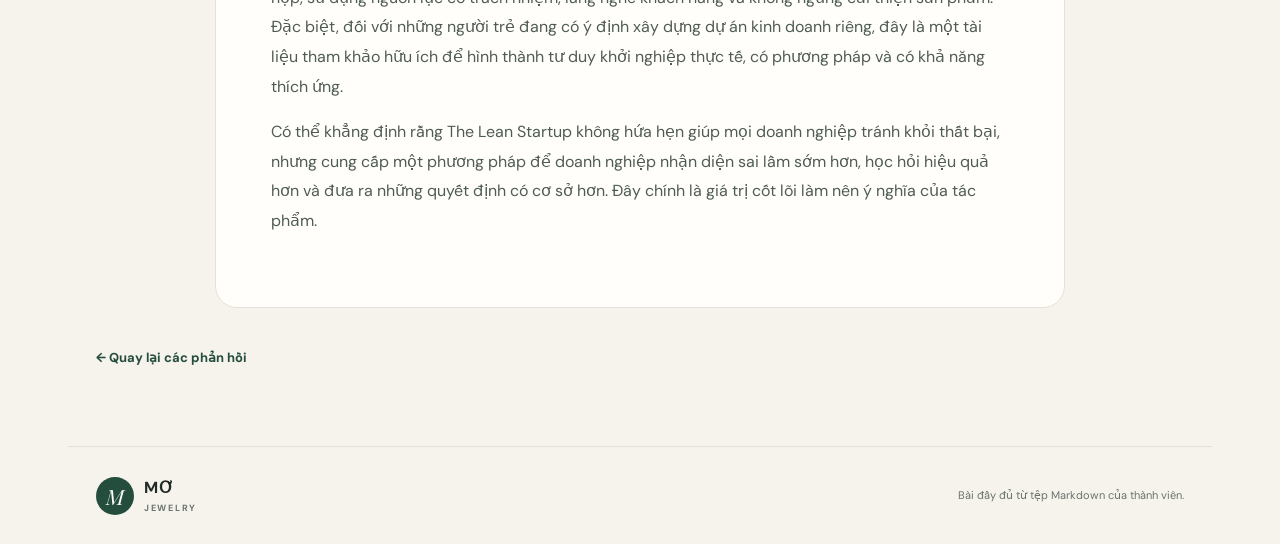
<file: 24030283 PhamXuanMai.html>
<!doctype html><html lang='vi'><head><meta charset='utf-8'><meta name='viewport' content='width=device-width,initial-scale=1'><title>Phản hồi đọc s&#225;ch — Phạm Xu&#226;n Mai — MƠ Jewelry</title><link rel='stylesheet' href='style.css'></head><body><header class="site-header"><a class="brand" href="index.html"><span class="brand-mark">M</span><span>MƠ <small>JEWELRY · STARTUP</small></span></a><nav><a href="index.html">Trang chủ</a><a href="business-plan.html">Kế hoạch</a><a href="financial-analysis.html">Tài chính</a><a href="swot.html">SWOT</a><a href="five-forces.html">Porter</a><a class="active" href="reflections.html">Phản hồi</a><a href="action-plan.html">90 ngày</a></nav></header><main><section class='page-intro'><p class='eyebrow'>PHẢN HỒI THÀNH VIÊN · 24030283</p><h1>Phạm Xu&#226;n Mai</h1><p class='lede'>The Lean Startup · B&#224;i viết tr&#236;nh b&#224;y Build–Measure–Learn, MVP v&#224; học hỏi đ&#227; kiểm chứng; đồng thời lưu &#253; cần đ&#225;nh gi&#225; dữ liệu cẩn thận, c&#226;n bằng thử nghiệm ngắn hạn với chiến lược d&#224;i hạn.</p></section><section class='section'><div class='reflection-full'><div class='reflection-meta'><span class='tag'>The Lean Startup</span><span class='tag'>Eric Ries</span></div><p class='source-note'>Tệp nguồn: reffections/24030283 PhamXuanMai.md</p><article class='prose'><h1>24030283</h1>
<p>Họ v&#224; t&#234;n: Phạm Xu&#226;n Mai</p>
<p>T&#225;c giả: Eric Ries</p>
<p>T&#234;n s&#225;ch: The Lean Startup</p>
<h1>B&#192;I Đ&#193;NH GI&#193; V&#192; NHẬN X&#201;T S&#193;CH</h1>
<h2>THE LEAN STARTUP – KHỞI NGHIỆP TINH GỌN</h2>
<p>T&#225;c giả: Eric Ries | Thể loại: Quản trị kinh doanh – Khởi nghiệp – Đổi mới s&#225;ng tạo</p>
<h2>I. Giới thiệu tổng quan về cuốn s&#225;ch</h2>
<p>The Lean Startup (Khởi nghiệp tinh gọn) l&#224; t&#225;c phẩm nổi bật của Eric Ries, một doanh nh&#226;n, nh&#224; tư tưởng về khởi nghiệp v&#224; đổi mới s&#225;ng tạo. Cuốn s&#225;ch được xuất bản lần đầu v&#224;o năm 2011, đề xuất một phương ph&#225;p tiếp cận mới đối với qu&#225; tr&#236;nh x&#226;y dựng v&#224; ph&#225;t triển doanh nghiệp trong m&#244;i trường kinh doanh nhiều biến động.</p>
<p>Kh&#225;c với quan niệm khởi nghiệp truyền thống thường nhấn mạnh việc x&#226;y dựng một kế hoạch kinh doanh ho&#224;n chỉnh, đầu tư nguồn lực lớn v&#224; ph&#225;t triển sản phẩm trước khi đưa ra thị trường, Eric Ries cho rằng doanh nghiệp cần li&#234;n tục thử nghiệm, đo lường v&#224; học hỏi từ kh&#225;ch h&#224;ng thực tế. Theo t&#225;c giả, vấn đề lớn của nhiều startup kh&#244;ng hẳn l&#224; thiếu &#253; tưởng hay nguồn vốn, m&#224; l&#224; d&#224;nh qu&#225; nhiều thời gian để ph&#225;t triển những sản phẩm chưa được thị trường x&#225;c nhận nhu cầu.</p>
<p>Th&#244;ng qua cuốn s&#225;ch, t&#225;c giả muốn thay đổi c&#225;ch nh&#236;n nhận về khởi nghiệp: thay v&#236; xem startup như một phi&#234;n bản thu nhỏ của doanh nghiệp truyền thống, cần xem đ&#226;y l&#224; một tổ chức được h&#236;nh th&#224;nh để t&#236;m kiếm một m&#244; h&#236;nh kinh doanh c&#243; khả năng ph&#225;t triển bền vững trong điều kiện chưa chắc chắn.</p>
<p>Điểm đ&#225;ng ch&#250; &#253; của t&#225;c phẩm l&#224; phương ph&#225;p khởi nghiệp tinh gọn kh&#244;ng chỉ hướng đến việc tiết kiệm chi ph&#237; m&#224; c&#242;n tập trung v&#224;o việc giảm thiểu sự l&#227;ng ph&#237; trong qu&#225; tr&#236;nh ph&#225;t triển sản phẩm, đặc biệt l&#224; l&#227;ng ph&#237; thời gian, c&#244;ng sức v&#224; nguồn lực để tạo ra những gi&#225; trị m&#224; kh&#225;ch h&#224;ng kh&#244;ng thực sự cần.</p>
<h2>II. Ph&#226;n t&#237;ch nội dung v&#224; những tư tưởng cốt l&#245;i</h2>
<p>Nội dung của The Lean Startup được triển khai xoay quanh ba phần ch&#237;nh: Vision (Tầm nh&#236;n), Steer (Định hướng) v&#224; Accelerate (Tăng tốc). Mỗi phần đ&#243;ng vai tr&#242; kh&#225;c nhau trong việc h&#236;nh th&#224;nh v&#224; vận h&#224;nh phương ph&#225;p khởi nghiệp tinh gọn.</p>
<h3>1. Tư duy khởi nghiệp trong điều kiện kh&#244;ng chắc chắn</h3>
<p>Một trong những luận điểm quan trọng nhất của Eric Ries l&#224; khởi nghiệp lu&#244;n tồn tại trong m&#244;i trường c&#243; nhiều yếu tố chưa được x&#225;c định. Nh&#224; s&#225;ng lập c&#243; thể sở hữu một &#253; tưởng tốt, một kế hoạch kinh doanh chi tiết v&#224; một đội ngũ c&#243; năng lực, nhưng kh&#244;ng c&#243; nghĩa l&#224; sản phẩm cuối c&#249;ng chắc chắn đ&#225;p ứng được nhu cầu thị trường.</p>
<p>T&#225;c giả đặt ra vấn đề về sự kh&#225;c biệt giữa việc thực hiện một kế hoạch đ&#227; c&#243; sẵn v&#224; việc t&#236;m kiếm một m&#244; h&#236;nh kinh doanh ph&#249; hợp. Đối với doanh nghiệp truyền thống, c&#225;c quy tr&#236;nh quản trị thường hướng đến việc thực hiện kế hoạch, tối ưu hiệu suất v&#224; kiểm so&#225;t hoạt động. Trong khi đ&#243;, startup cần một phương thức quản trị linh hoạt hơn, bởi bản chất hoạt động của startup l&#224; t&#236;m kiếm v&#224; kiểm chứng những giả định chưa c&#243; c&#226;u trả lời chắc chắn.</p>
<p>Theo g&#243;c nh&#236;n nghi&#234;n cứu, đ&#226;y l&#224; một đ&#243;ng g&#243;p c&#243; gi&#225; trị về mặt tư duy quản trị. T&#225;c giả kh&#244;ng phủ nhận vai tr&#242; của việc lập kế hoạch m&#224; nhấn mạnh rằng kế hoạch kinh doanh cần được xem l&#224; một tập hợp giả thuyết c&#243; thể thay đổi khi xuất hiện bằng chứng mới.</p>
<p>Điều n&#224;y gi&#250;p người đọc hiểu rằng th&#224;nh c&#244;ng trong khởi nghiệp kh&#244;ng chỉ phụ thuộc v&#224;o khả năng dự đo&#225;n tương lai m&#224; c&#242;n nằm ở khả năng th&#237;ch nghi khi thực tế kh&#225;c biệt so với dự kiến ban đầu.</p>
<h3>2. M&#244; h&#236;nh Build – Measure – Learn</h3>
<p>Đ&#226;y được xem l&#224; một trong những nội dung quan trọng v&#224; c&#243; t&#237;nh ứng dụng cao nhất của cuốn s&#225;ch. M&#244; h&#236;nh Build – Measure – Learn (X&#226;y dựng – Đo lường – Học hỏi) m&#244; tả một chu tr&#236;nh phản hồi li&#234;n tục, gi&#250;p doanh nghiệp kiểm tra mức độ ph&#249; hợp giữa sản phẩm v&#224; nhu cầu thực tế của kh&#225;ch h&#224;ng.</p>
<ul>
<li>Build (X&#226;y dựng): Ph&#225;t triển phi&#234;n bản sản phẩm hoặc giải ph&#225;p ban đầu dựa tr&#234;n giả thuyết kinh doanh.</li>
<li>Measure (Đo lường): Thu thập dữ liệu, phản hồi v&#224; h&#224;nh vi thực tế của kh&#225;ch h&#224;ng khi tiếp cận sản phẩm.</li>
<li>Learn (Học hỏi): Ph&#226;n t&#237;ch kết quả để x&#225;c định giả thuyết n&#224;o đ&#250;ng, giả thuyết n&#224;o cần điều chỉnh, từ đ&#243; đưa ra quyết định tiếp tục ph&#225;t triển hoặc thay đổi hướng đi.</li>
</ul>
<p>Gi&#225; trị của m&#244; h&#236;nh n&#224;y nằm ở việc biến qu&#225; tr&#236;nh khởi nghiệp từ một hoạt động dựa nhiều v&#224;o cảm t&#237;nh th&#224;nh một qu&#225; tr&#236;nh c&#243; thể kiểm chứng. Thay v&#236; d&#224;nh nhiều th&#225;ng để ho&#224;n thiện một sản phẩm theo suy nghĩ chủ quan của nh&#224; s&#225;ng lập, doanh nghiệp c&#243; thể đưa ra thị trường một phi&#234;n bản thử nghiệm, quan s&#225;t phản ứng của kh&#225;ch h&#224;ng v&#224; cải thiện dựa tr&#234;n dữ liệu thu được.</p>
<p>Tuy nhi&#234;n, m&#244; h&#236;nh n&#224;y kh&#244;ng đơn giản chỉ l&#224; tạo ra sản phẩm, lấy &#253; kiến kh&#225;ch h&#224;ng rồi chỉnh sửa. Điều quan trọng hơn l&#224; doanh nghiệp phải x&#225;c định r&#245; m&#236;nh đang kiểm chứng giả thuyết n&#224;o, đo lường bằng chỉ số g&#236; v&#224; kết quả đ&#243; c&#243; đủ cơ sở để đưa ra quyết định hay kh&#244;ng.</p>
<p>Theo đ&#225;nh gi&#225; của m&#236;nh, đ&#226;y l&#224; một tư tưởng c&#243; gi&#225; trị thực tiễn cao v&#236; n&#243; gi&#250;p startup hạn chế việc đầu tư qu&#225; nhiều nguồn lực v&#224;o những &#253; tưởng chưa được thị trường chứng minh.</p>
<h3>3. Sản phẩm khả dụng tối thiểu – MVP (Minimum Viable Product)</h3>
<p>MVP l&#224; một trong những kh&#225;i niệm được nhấn mạnh trong phương ph&#225;p khởi nghiệp tinh gọn. Đ&#226;y l&#224; phi&#234;n bản sản phẩm được ph&#225;t triển với lượng nỗ lực tối thiểu nhưng đủ để kiểm chứng một giả thuyết quan trọng về kh&#225;ch h&#224;ng hoặc m&#244; h&#236;nh kinh doanh.</p>
<p>Một điểm cần l&#224;m r&#245; l&#224; MVP kh&#244;ng đồng nghĩa với sản phẩm k&#233;m chất lượng, sơ s&#224;i hoặc chưa ho&#224;n thiện. Mục ti&#234;u của MVP kh&#244;ng phải l&#224; tạo ra một sản phẩm c&#243; thật nhiều t&#237;nh năng m&#224; l&#224; t&#236;m ra c&#225;ch nhanh nhất để thu thập những dữ liệu c&#243; gi&#225; trị về nhu cầu thị trường.</p>
<p>V&#237; dụ, đối với một dự &#225;n kinh doanh trang sức v&#242;ng d&#224;nh cho sinh vi&#234;n, thay v&#236; đầu tư sản xuất h&#224;ng loạt nhiều mẫu m&#227; ngay từ đầu, nh&#243;m khởi nghiệp c&#243; thể lựa chọn một số mẫu ti&#234;u biểu, chụp h&#236;nh giới thiệu, thử nghiệm nhu cầu đặt h&#224;ng v&#224; thu thập phản hồi về thiết kế, chất liệu cũng như mức gi&#225;.</p>
<p>Th&#244;ng qua kết quả thử nghiệm, nh&#243;m c&#243; thể x&#225;c định được sản phẩm n&#224;o được kh&#225;ch h&#224;ng quan t&#226;m, mức gi&#225; n&#224;o ph&#249; hợp v&#224; yếu tố n&#224;o cần cải thiện trước khi mở rộng quy m&#244;.</p>
<p>Dưới g&#243;c độ đ&#225;nh gi&#225;, MVP thể hiện tư duy sử dụng nguồn lực hợp l&#253; v&#224; đặt kh&#225;ch h&#224;ng v&#224;o trung t&#226;m của qu&#225; tr&#236;nh ph&#225;t triển sản phẩm. Đ&#226;y l&#224; phương ph&#225;p đặc biệt ph&#249; hợp với những doanh nghiệp mới th&#224;nh lập, c&#243; ng&#226;n s&#225;ch hạn chế v&#224; chưa c&#243; nhiều dữ liệu về thị trường.</p>
<h3>4. Học hỏi đ&#227; được kiểm chứng – Validated Learning</h3>
<p>Một nội dung c&#243; chiều s&#226;u kh&#225;c của cuốn s&#225;ch l&#224; kh&#225;i niệm Validated Learning. Eric Ries cho rằng kết quả của startup kh&#244;ng n&#234;n chỉ được đ&#225;nh gi&#225; th&#244;ng qua số lượng sản phẩm ho&#224;n th&#224;nh, số giờ l&#224;m việc hay mức độ bận rộn của đội ngũ.</p>
<p>Thay v&#224;o đ&#243;, cần xem x&#233;t doanh nghiệp đ&#227; học được điều g&#236; c&#243; gi&#225; trị về kh&#225;ch h&#224;ng, sản phẩm v&#224; m&#244; h&#236;nh kinh doanh th&#244;ng qua c&#225;c thử nghiệm thực tế.</p>
<p>Điều n&#224;y tạo ra sự kh&#225;c biệt giữa hoạt động v&#224; tiến bộ. Một đội ngũ c&#243; thể d&#224;nh nhiều th&#225;ng để ph&#225;t triển một sản phẩm với h&#224;ng loạt t&#237;nh năng, nhưng nếu chưa x&#225;c định được kh&#225;ch h&#224;ng c&#243; thực sự cần sản phẩm đ&#243; hay kh&#244;ng th&#236; những nỗ lực ấy chưa chắc đ&#227; tạo ra tiến bộ c&#243; &#253; nghĩa.</p>
<p>Theo g&#243;c nh&#236;n phản biện, đ&#226;y l&#224; một quan điểm đ&#225;ng ch&#250; &#253; v&#236; n&#243; gi&#250;p doanh nghiệp tr&#225;nh nhầm lẫn giữa hiệu suất c&#244;ng việc v&#224; hiệu quả kinh doanh. Tuy nhi&#234;n, việc học hỏi chỉ thực sự c&#243; gi&#225; trị khi doanh nghiệp biết lựa chọn dữ liệu ph&#249; hợp, đ&#225;nh gi&#225; kh&#225;ch quan v&#224; kh&#244;ng cố t&#236;nh diễn giải kết quả theo hướng c&#243; lợi cho &#253; tưởng ban đầu.</p>
<h3>5. Quyết định Pivot or Persevere – Thay đổi hay ki&#234;n tr&#236;?</h3>
<p>[Pivot or Persevere: The Decision That Shapes Your Startup](https://images.openai.com/static-rsc-4/HAjDr6poFoBBiJv5Yp7VMGYc7hOeYrfC6BSOaA5x5zSef_wpSK6iix9HqJcqz9twFInXfK6jyc-jYtA5aJdETzQnjkG-1amuumMzRiVB6ogBQ61uSrzDGHi3f4pF29dnWq6JBv58LC4irSK_W5e5HmIrLDYQ22-qAxE7lZu9RaE?purpose=inline)</p>
<p>[linkedin.com](https://www.linkedin.com/pulse/pivot-persevere-decision-shapes-your-startup-adam-hafez-fnghe?utm_source=chatgpt.com)</p>
<p>Trong qu&#225; tr&#236;nh khởi nghiệp, kh&#244;ng phải mọi &#253; tưởng ban đầu đều c&#243; thể ph&#225;t triển theo đ&#250;ng định hướng đ&#227; đề ra. V&#236; vậy, Eric Ries đưa ra hai lựa chọn quan trọng:</p>
<ul>
<li>Persevere (Ki&#234;n tr&#236;): Tiếp tục ph&#225;t triển chiến lược hiện tại khi kết quả thử nghiệm cho thấy m&#244; h&#236;nh kinh doanh vẫn c&#243; tiềm năng.</li>
<li>Pivot (Chuyển hướng): Thay đổi một hoặc một số yếu tố cốt l&#245;i trong chiến lược kinh doanh khi dữ liệu cho thấy giả thuyết ban đầu kh&#244;ng ph&#249; hợp.</li>
</ul>
<p>T&#225;c giả nhấn mạnh rằng việc chuyển hướng kh&#244;ng đồng nghĩa với thất bại. Ngược lại, đ&#226;y c&#243; thể l&#224; một quyết định cần thiết để doanh nghiệp tr&#225;nh tiếp tục đầu tư v&#224;o một m&#244; h&#236;nh kh&#244;ng mang lại gi&#225; trị.</p>
<p>V&#237; dụ, một startup dự định kinh doanh trang sức v&#242;ng với định hướng sản phẩm gi&#225; rẻ d&#224;nh cho sinh vi&#234;n. Tuy nhi&#234;n, sau qu&#225; tr&#236;nh thử nghiệm, nh&#243;m nhận thấy kh&#225;ch h&#224;ng quan t&#226;m nhiều hơn đến thiết kế độc đ&#225;o, khả năng c&#225; nh&#226;n h&#243;a v&#224; chất lượng sản phẩm. Khi đ&#243;, doanh nghiệp c&#243; thể điều chỉnh chiến lược từ cạnh tranh chủ yếu bằng gi&#225; sang cạnh tranh bằng phong c&#225;ch thiết kế v&#224; gi&#225; trị thương hiệu.</p>
<p>Dưới g&#243;c độ nghi&#234;n cứu, tư tưởng Pivot or Persevere thể hiện t&#237;nh linh hoạt trong quản trị v&#224; khả năng th&#237;ch ứng trước những biến động của thị trường. Tuy nhi&#234;n, quyết định chuyển hướng cần dựa tr&#234;n những dữ liệu đủ tin cậy, thay v&#236; thay đổi li&#234;n tục chỉ v&#236; doanh nghiệp chưa đạt được kết quả mong muốn trong thời gian ngắn.</p>
<h3>6. Tư duy tăng tốc v&#224; tối ưu h&#243;a qu&#225; tr&#236;nh ph&#225;t triển</h3>
<p>Ở phần cuối, Accelerate, Eric Ries mở rộng phương ph&#225;p khởi nghiệp tinh gọn từ phạm vi thử nghiệm sản phẩm sang việc x&#226;y dựng một hệ thống vận h&#224;nh c&#243; khả năng đổi mới li&#234;n tục.</p>
<p>T&#225;c giả đề cập đến việc sử dụng c&#225;c l&#244; sản xuất nhỏ (Small Batches), tối ưu h&#243;a quy tr&#236;nh l&#224;m việc, x&#226;y dựng động lực tăng trưởng v&#224; ph&#225;t triển khả năng th&#237;ch ứng của tổ chức.</p>
<p>Một điểm đ&#225;ng ch&#250; &#253; l&#224; việc chia nhỏ quy tr&#236;nh ph&#225;t triển gi&#250;p doanh nghiệp ph&#225;t hiện sai s&#243;t sớm hơn, giảm thời gian chờ đợi v&#224; hạn chế chi ph&#237; ph&#225;t sinh khi phải sửa chữa những vấn đề đ&#227; t&#237;ch tụ trong thời gian d&#224;i.</p>
<p>B&#234;n cạnh đ&#243;, t&#225;c giả cũng đề cập đến việc đổi mới kh&#244;ng n&#234;n chỉ diễn ra trong giai đoạn đầu th&#224;nh lập m&#224; cần trở th&#224;nh một hoạt động thường xuy&#234;n trong tổ chức. Điều n&#224;y cho thấy phương ph&#225;p Lean Startup kh&#244;ng chỉ d&#224;nh cho c&#225;c doanh nghiệp nhỏ m&#224; c&#242;n c&#243; thể được vận dụng trong những doanh nghiệp lớn đang t&#236;m kiếm hướng ph&#225;t triển sản phẩm mới.</p>
<p>Nh&#236;n chung, phần n&#224;y gi&#250;p ho&#224;n thiện tư tưởng xuy&#234;n suốt của cuốn s&#225;ch: khởi nghiệp kh&#244;ng phải l&#224; một qu&#225; tr&#236;nh c&#243; điểm kết th&#250;c cố định, m&#224; l&#224; một chuỗi hoạt động thử nghiệm, học hỏi v&#224; cải tiến li&#234;n tục.</p>
<h2>III. Đ&#225;nh gi&#225; ưu điểm của cuốn s&#225;ch</h2>
<p>Từ g&#243;c độ nghi&#234;n cứu nội dung v&#224; phương ph&#225;p quản trị kinh doanh, The Lean Startup c&#243; một số ưu điểm nổi bật sau:</p>
<p>Thứ nhất, cuốn s&#225;ch mang đến tư duy khởi nghiệp c&#243; t&#237;nh hệ thống v&#224; thực tiễn.</p>
<p>Thay v&#236; chỉ tr&#236;nh b&#224;y những lời khuy&#234;n chung chung về tinh thần kinh doanh, Eric Ries x&#226;y dựng một phương ph&#225;p tương đối r&#245; r&#224;ng, bao gồm c&#225;c kh&#225;i niệm, nguy&#234;n tắc v&#224; quy tr&#236;nh c&#243; thể &#225;p dụng trong thực tế. Sự kết nối giữa MVP, Validated Learning v&#224; Build – Measure – Learn tạo th&#224;nh một hệ thống tư duy thống nhất, gi&#250;p người đọc hiểu c&#225;ch chuyển đổi một &#253; tưởng th&#224;nh sản phẩm th&#244;ng qua qu&#225; tr&#236;nh kiểm chứng.</p>
<p>Thứ hai, t&#225;c phẩm đề cao vai tr&#242; của kh&#225;ch h&#224;ng v&#224; dữ liệu thực tế.</p>
<p>Một trong những sai lầm phổ biến của người khởi nghiệp l&#224; cho rằng bản th&#226;n hiểu r&#245; kh&#225;ch h&#224;ng cần g&#236;. Cuốn s&#225;ch đặt lại vấn đề n&#224;y bằng c&#225;ch y&#234;u cầu doanh nghiệp kiểm chứng giả định th&#244;ng qua h&#224;nh vi v&#224; phản hồi thực tế. Đ&#226;y l&#224; điểm c&#243; gi&#225; trị v&#236; gi&#250;p hạn chế t&#236;nh trạng ph&#225;t triển sản phẩm dựa tr&#234;n sở th&#237;ch c&#225; nh&#226;n của nh&#224; s&#225;ng lập.</p>
<p>Thứ ba, phương ph&#225;p được tr&#236;nh b&#224;y c&#243; khả năng ứng dụng trong nhiều lĩnh vực.</p>
<p>Mặc d&#249; tập trung v&#224;o khởi nghiệp v&#224; ph&#225;t triển sản phẩm, những nguy&#234;n tắc trong s&#225;ch c&#243; thể được vận dụng v&#224;o nhiều hoạt động kh&#225;c nhau như kinh doanh thương mại điện tử, ph&#225;t triển ứng dụng, dịch vụ, sản phẩm s&#225;ng tạo v&#224; c&#225;c dự &#225;n kinh doanh quy m&#244; nhỏ.</p>
<p>Thứ tư, cuốn s&#225;ch thay đổi c&#225;ch nh&#236;n nhận về thất bại trong kinh doanh.</p>
<p>Eric Ries kh&#244;ng xem thất bại l&#224; điều cần tr&#225;nh bằng mọi gi&#225;, m&#224; xem đ&#243; l&#224; nguồn th&#244;ng tin để doanh nghiệp nhận diện những giả định sai v&#224; điều chỉnh chiến lược. C&#225;ch tiếp cận n&#224;y g&#243;p phần h&#236;nh th&#224;nh tư duy chủ động học hỏi, thử nghiệm v&#224; th&#237;ch ứng thay v&#236; cố gắng bảo vệ một &#253; tưởng chỉ v&#236; đ&#227; đầu tư nhiều c&#244;ng sức v&#224;o n&#243;.</p>
<h2>IV. Đ&#225;nh gi&#225; hạn chế v&#224; những vấn đề cần phản biện</h2>
<p>Mặc d&#249; c&#243; nhiều đ&#243;ng g&#243;p quan trọng, The Lean Startup kh&#244;ng phải l&#224; một phương ph&#225;p ho&#224;n hảo c&#243; thể giải quyết mọi vấn đề trong khởi nghiệp. Dưới g&#243;c nh&#236;n phản biện, t&#225;c phẩm vẫn tồn tại một số hạn chế cần được xem x&#233;t.</p>
<p>1. Khả năng &#225;p dụng m&#244; h&#236;nh chưa đồng đều giữa c&#225;c lĩnh vực</p>
<p>Phương ph&#225;p MVP v&#224; thử nghiệm nhanh thường ph&#225;t huy hiệu quả trong c&#225;c lĩnh vực c&#243; thể tạo ra sản phẩm mẫu hoặc phi&#234;n bản thử nghiệm với chi ph&#237; thấp, chẳng hạn như phần mềm, ứng dụng v&#224; thương mại điện tử. Tuy nhi&#234;n, đối với những ng&#224;nh nghề đ&#242;i hỏi quy tr&#236;nh nghi&#234;n cứu d&#224;i, ti&#234;u chuẩn an to&#224;n nghi&#234;m ngặt, vốn đầu tư lớn hoặc điều kiện sản xuất phức tạp, việc li&#234;n tục thử nghiệm c&#243; thể gặp nhiều trở ngại.</p>
<p>Chẳng hạn, một doanh nghiệp sản xuất thiết bị y tế kh&#244;ng thể đưa sản phẩm chưa đ&#225;p ứng c&#225;c y&#234;u cầu kiểm định ra thị trường chỉ để thu thập phản hồi. Do đ&#243;, phương ph&#225;p Lean Startup cần được điều chỉnh theo đặc th&#249; ng&#224;nh nghề, thay v&#236; &#225;p dụng m&#225;y m&#243;c.</p>
<p>2. Dữ liệu kh&#225;ch h&#224;ng kh&#244;ng phải l&#250;c n&#224;o cũng phản &#225;nh ch&#237;nh x&#225;c nhu cầu d&#224;i hạn</p>
<p>T&#225;c giả đề cao việc đo lường h&#224;nh vi v&#224; phản hồi của kh&#225;ch h&#224;ng. Tuy nhi&#234;n, dữ liệu thu thập trong giai đoạn thử nghiệm c&#243; thể bị ảnh hưởng bởi quy m&#244; mẫu nhỏ, sai lệch trong c&#225;ch khảo s&#225;t, nh&#243;m kh&#225;ch h&#224;ng chưa đại diện hoặc những yếu tố t&#226;m l&#253; nhất thời.</p>
<p>Một sản phẩm nhận được nhiều lượt quan t&#226;m tr&#234;n mạng x&#227; hội chưa chắc đ&#227; c&#243; khả năng tạo ra doanh thu bền vững. Tương tự, kh&#225;ch h&#224;ng đ&#225;nh gi&#225; t&#237;ch cực trong khảo s&#225;t kh&#244;ng đồng nghĩa với việc họ sẵn s&#224;ng bỏ tiền để mua sản phẩm.</p>
<p>V&#236; vậy, người khởi nghiệp cần kết hợp dữ liệu định lượng, dữ liệu định t&#237;nh v&#224; h&#224;nh vi mua h&#224;ng thực tế để đưa ra kết luận đ&#225;ng tin cậy.</p>
<p>3. Nguy cơ qu&#225; tập trung v&#224;o thử nghiệm ngắn hạn</p>
<p>Một hạn chế kh&#225;c l&#224; nếu hiểu v&#224; vận dụng phương ph&#225;p tinh gọn kh&#244;ng đ&#250;ng c&#225;ch, doanh nghiệp c&#243; thể qu&#225; ch&#250; trọng v&#224;o việc thử nghiệm li&#234;n tục m&#224; chưa d&#224;nh đủ nguồn lực để x&#226;y dựng chiến lược d&#224;i hạn, ph&#225;t triển thương hiệu v&#224; tạo ra lợi thế cạnh tranh.</p>
<p>Kh&#244;ng phải mọi gi&#225; trị của sản phẩm đều c&#243; thể đo lường ngay lập tức. Một thương hiệu c&#243; thể cần thời gian để x&#226;y dựng niềm tin, h&#236;nh th&#224;nh bản sắc v&#224; tạo dựng mối quan hệ l&#226;u d&#224;i với kh&#225;ch h&#224;ng.</p>
<p>Do đ&#243;, thử nghiệm nhanh cần được c&#226;n bằng với tầm nh&#236;n chiến lược. Doanh nghiệp kh&#244;ng n&#234;n hy sinh định hướng d&#224;i hạn chỉ để đạt được những chỉ số t&#237;ch cực trong ngắn hạn.</p>
<p>4. Cuốn s&#225;ch đ&#242;i hỏi người đọc c&#243; khả năng ph&#226;n t&#237;ch v&#224; vận dụng độc lập</p>
<p>C&#225;c nguy&#234;n tắc trong s&#225;ch tương đối r&#245; r&#224;ng, nhưng việc triển khai trong thực tế kh&#244;ng phải l&#250;c n&#224;o cũng đơn giản. Người khởi nghiệp cần biết c&#225;ch x&#225;c định giả thuyết, lựa chọn chỉ số đo lường, ph&#226;n t&#237;ch dữ liệu v&#224; đưa ra quyết định ph&#249; hợp.</p>
<p>Nếu thiếu kiến thức về nghi&#234;n cứu thị trường v&#224; quản trị kinh doanh, người đọc c&#243; thể hiểu sai kh&#225;i niệm MVP, xem thử nghiệm l&#224; việc tạo ra một sản phẩm sơ s&#224;i hoặc đưa ra quyết định chuyển hướng dựa tr&#234;n những phản hồi chưa đủ cơ sở.</p>
<p>Nhận x&#233;t tổng hợp: Những hạn chế tr&#234;n kh&#244;ng l&#224;m mất đi gi&#225; trị của t&#225;c phẩm m&#224; cho thấy Lean Startup n&#234;n được xem l&#224; một phương ph&#225;p quản trị v&#224; thử nghiệm c&#243; định hướng, kh&#244;ng phải c&#244;ng thức bảo đảm th&#224;nh c&#244;ng cho mọi m&#244; h&#236;nh kinh doanh.</p>
<h2>V. Gi&#225; trị ứng dụng của cuốn s&#225;ch trong thực tiễn</h2>
<p>Một trong những l&#253; do khiến The Lean Startup c&#243; gi&#225; trị l&#226;u d&#224;i l&#224; những nguy&#234;n tắc của t&#225;c phẩm kh&#244;ng chỉ dừng lại ở l&#253; thuyết m&#224; c&#243; thể được vận dụng v&#224;o qu&#225; tr&#236;nh h&#236;nh th&#224;nh v&#224; ph&#225;t triển c&#225;c dự &#225;n kinh doanh.</p>
<p>Đối với những người trẻ đang c&#243; &#253; định khởi nghiệp, đặc biệt l&#224; sinh vi&#234;n, phương ph&#225;p n&#224;y mang lại một c&#225;ch tiếp cận ph&#249; hợp với điều kiện nguồn lực c&#242;n hạn chế.</p>
<p>C&#243; thể ph&#226;n t&#237;ch khả năng ứng dụng th&#244;ng qua ba kh&#237;a cạnh:</p>
<p>1. Trong nghi&#234;n cứu v&#224; ph&#225;t triển sản phẩm</p>
<p>Người khởi nghiệp c&#243; thể sử dụng MVP để thử nghiệm sản phẩm trước khi đầu tư sản xuất h&#224;ng loạt. Việc n&#224;y gi&#250;p x&#225;c định mức độ ph&#249; hợp của sản phẩm với nhu cầu kh&#225;ch h&#224;ng v&#224; hạn chế rủi ro t&#224;i ch&#237;nh.</p>
<p>2. Trong hoạt động marketing</p>
<p>Doanh nghiệp c&#243; thể thử nghiệm nhiều nội dung truyền th&#244;ng, h&#236;nh ảnh quảng c&#225;o, th&#244;ng điệp thương hiệu v&#224; phương thức tiếp cận kh&#225;ch h&#224;ng. Sau đ&#243;, dựa tr&#234;n c&#225;c chỉ số như tỷ lệ tương t&#225;c, tỷ lệ chuyển đổi v&#224; đơn h&#224;ng thực tế để đ&#225;nh gi&#225; hiệu quả.</p>
<p>3. Trong quản trị v&#224; ph&#225;t triển doanh nghiệp</p>
<p>Nh&#224; s&#225;ng lập c&#243; thể x&#226;y dựng quy tr&#236;nh l&#224;m việc dựa tr&#234;n việc thử nghiệm, đo lường v&#224; cải tiến. Thay v&#236; cố định một chiến lược trong thời gian d&#224;i, doanh nghiệp cần thường xuy&#234;n đ&#225;nh gi&#225; hiệu quả hoạt động để c&#243; những điều chỉnh ph&#249; hợp.</p>
<p>Đặc biệt, trong bối cảnh kinh doanh hiện nay, khi c&#244;ng nghệ số v&#224; c&#225;c nền tảng trực tuyến tạo điều kiện cho doanh nghiệp tiếp cận kh&#225;ch h&#224;ng nhanh hơn, phương ph&#225;p Lean Startup c&#224;ng c&#243; th&#234;m nhiều cơ hội ứng dụng.</p>
<p>Tuy nhi&#234;n, cần lưu &#253; rằng c&#244;ng nghệ chỉ hỗ trợ qu&#225; tr&#236;nh thu thập v&#224; ph&#226;n t&#237;ch dữ liệu, kh&#244;ng thể thay thế ho&#224;n to&#224;n khả năng đ&#225;nh gi&#225; thị trường, tư duy chiến lược v&#224; kinh nghiệm quản trị của con người.</p>
<h2>VI. Nhận x&#233;t tổng quan v&#224; kết luận</h2>
<p>Nh&#236;n chung, The Lean Startup của Eric Ries l&#224; một t&#225;c phẩm c&#243; gi&#225; trị trong lĩnh vực quản trị kinh doanh v&#224; khởi nghiệp, đặc biệt ở việc thay đổi tư duy tiếp cận qu&#225; tr&#236;nh x&#226;y dựng doanh nghiệp. Thay v&#236; xem khởi nghiệp l&#224; hoạt động thực hiện một kế hoạch kinh doanh đ&#227; được x&#225;c định từ đầu, t&#225;c giả đề xuất một phương ph&#225;p linh hoạt, trong đ&#243; doanh nghiệp li&#234;n tục kiểm chứng giả thuyết, tiếp nhận phản hồi v&#224; điều chỉnh dựa tr&#234;n những bằng chứng thực tế.</p>
<p>Điểm th&#224;nh c&#244;ng lớn nhất của cuốn s&#225;ch kh&#244;ng chỉ nằm ở việc giới thiệu c&#225;c kh&#225;i niệm như MVP, Build – Measure – Learn hay Validated Learning, m&#224; c&#242;n ở việc kết nối những kh&#225;i niệm n&#224;y th&#224;nh một phương ph&#225;p quản trị c&#243; t&#237;nh hệ thống. Qua đ&#243;, người đọc nhận thức r&#245; hơn rằng gi&#225; trị của một &#253; tưởng kinh doanh kh&#244;ng nằm ở mức độ hấp dẫn của &#253; tưởng đối với người s&#225;ng lập, m&#224; nằm ở khả năng giải quyết vấn đề thực tế v&#224; tạo ra gi&#225; trị cho kh&#225;ch h&#224;ng.</p>
<p>Tuy nhi&#234;n, x&#233;t tr&#234;n phương diện phản biện, phương ph&#225;p của Eric Ries vẫn c&#243; những giới hạn nhất định. Việc thử nghiệm nhanh kh&#244;ng phải l&#250;c n&#224;o cũng khả thi, dữ liệu kh&#225;ch h&#224;ng kh&#244;ng phải l&#250;c n&#224;o cũng phản &#225;nh ch&#237;nh x&#225;c nhu cầu thị trường v&#224; việc qu&#225; tập trung v&#224;o c&#225;c chỉ số ngắn hạn c&#243; thể khiến doanh nghiệp xem nhẹ chiến lược ph&#225;t triển d&#224;i hạn. V&#236; vậy, người đọc cần c&#243; sự chọn lọc v&#224; điều chỉnh phương ph&#225;p sao cho ph&#249; hợp với đặc điểm của từng lĩnh vực kinh doanh.</p>
<p>Quan điểm đ&#225;nh gi&#225; của người viết: Điều đ&#225;ng gi&#225; nhất m&#224; cuốn s&#225;ch mang lại kh&#244;ng phải l&#224; một c&#244;ng thức để khởi nghiệp th&#224;nh c&#244;ng, m&#224; l&#224; một c&#225;ch tư duy gi&#250;p người khởi nghiệp giảm bớt sự chủ quan trong qu&#225; tr&#236;nh ra quyết định. T&#225;c phẩm nhắc nhở rằng một &#253; tưởng d&#249; c&#243; tiềm năng đến đ&#226;u cũng cần được kiểm chứng bằng thực tế. Thay v&#236; cố gắng chứng minh rằng &#253; tưởng ban đầu của m&#236;nh l&#224; đ&#250;ng, nh&#224; s&#225;ng lập cần đủ linh hoạt để nhận ra những điều chưa ph&#249; hợp v&#224; sẵn s&#224;ng thay đổi khi c&#243; bằng chứng thuyết phục.</p>
<p>Đối với bản th&#226;n người đọc, cuốn s&#225;ch mang lại b&#224;i học quan trọng về việc bắt đầu từ quy m&#244; ph&#249; hợp, sử dụng nguồn lực c&#243; tr&#225;ch nhiệm, lắng nghe kh&#225;ch h&#224;ng v&#224; kh&#244;ng ngừng cải thiện sản phẩm. Đặc biệt, đối với những người trẻ đang c&#243; &#253; định x&#226;y dựng dự &#225;n kinh doanh ri&#234;ng, đ&#226;y l&#224; một t&#224;i liệu tham khảo hữu &#237;ch để h&#236;nh th&#224;nh tư duy khởi nghiệp thực tế, c&#243; phương ph&#225;p v&#224; c&#243; khả năng th&#237;ch ứng.</p>
<p>C&#243; thể khẳng định rằng The Lean Startup kh&#244;ng hứa hẹn gi&#250;p mọi doanh nghiệp tr&#225;nh khỏi thất bại, nhưng cung cấp một phương ph&#225;p để doanh nghiệp nhận diện sai lầm sớm hơn, học hỏi hiệu quả hơn v&#224; đưa ra những quyết định c&#243; cơ sở hơn. Đ&#226;y ch&#237;nh l&#224; gi&#225; trị cốt l&#245;i l&#224;m n&#234;n &#253; nghĩa của t&#225;c phẩm.</p></article></div><a class='text-link' href='reflections.html'>← Quay lại các phản hồi</a></section></main><footer><a class='brand' href='index.html'><span class='brand-mark'>M</span><span>MƠ <small>JEWELRY</small></span></a><p>Bài đầy đủ từ tệp Markdown của thành viên.</p></footer></body></html>
</file>
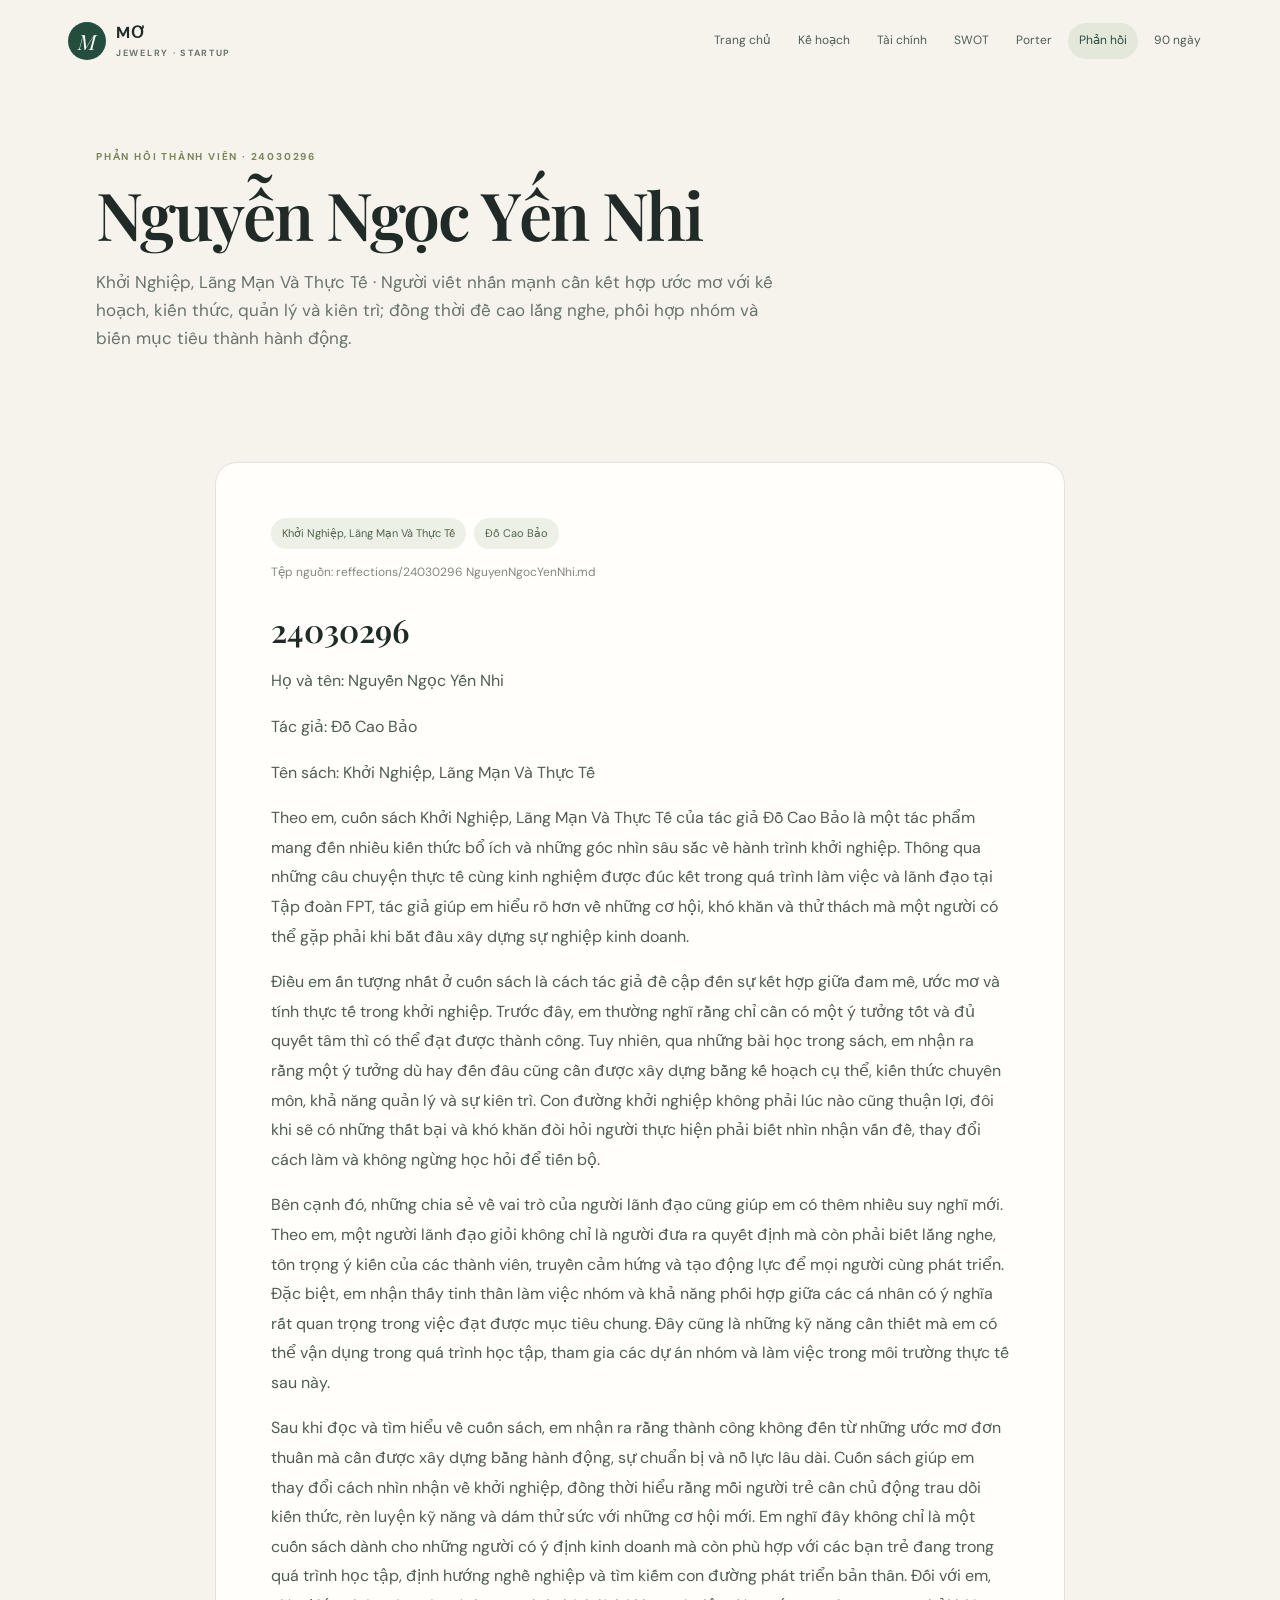
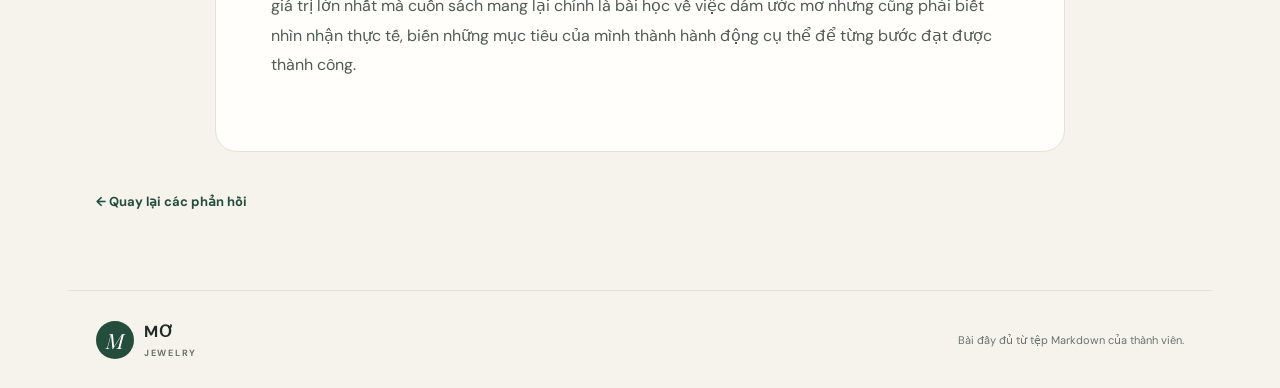
<file: 24030296 NguyenNgocYenNhi.html>
<!doctype html><html lang='vi'><head><meta charset='utf-8'><meta name='viewport' content='width=device-width,initial-scale=1'><title>Phản hồi đọc s&#225;ch — Nguyễn Ngọc Yến Nhi — MƠ Jewelry</title><link rel='stylesheet' href='style.css'></head><body><header class="site-header"><a class="brand" href="index.html"><span class="brand-mark">M</span><span>MƠ <small>JEWELRY · STARTUP</small></span></a><nav><a href="index.html">Trang chủ</a><a href="business-plan.html">Kế hoạch</a><a href="financial-analysis.html">Tài chính</a><a href="swot.html">SWOT</a><a href="five-forces.html">Porter</a><a class="active" href="reflections.html">Phản hồi</a><a href="action-plan.html">90 ngày</a></nav></header><main><section class='page-intro'><p class='eyebrow'>PHẢN HỒI THÀNH VIÊN · 24030296</p><h1>Nguyễn Ngọc Yến Nhi</h1><p class='lede'>Khởi Nghiệp, L&#227;ng Mạn V&#224; Thực Tế · Người viết nhấn mạnh cần kết hợp ước mơ với kế hoạch, kiến thức, quản l&#253; v&#224; ki&#234;n tr&#236;; đồng thời đề cao lắng nghe, phối hợp nh&#243;m v&#224; biến mục ti&#234;u th&#224;nh h&#224;nh động.</p></section><section class='section'><div class='reflection-full'><div class='reflection-meta'><span class='tag'>Khởi Nghiệp, L&#227;ng Mạn V&#224; Thực Tế</span><span class='tag'>Đỗ Cao Bảo</span></div><p class='source-note'>Tệp nguồn: reffections/24030296 NguyenNgocYenNhi.md</p><article class='prose'><h1>24030296</h1>
<p>Họ v&#224; t&#234;n: Nguyễn Ngọc Yến Nhi</p>
<p>T&#225;c giả: Đỗ Cao Bảo</p>
<p>T&#234;n s&#225;ch: Khởi Nghiệp, L&#227;ng Mạn V&#224; Thực Tế</p>
<p>Theo em, cuốn s&#225;ch Khởi Nghiệp, L&#227;ng Mạn V&#224; Thực Tế của t&#225;c giả Đỗ Cao Bảo l&#224; một t&#225;c phẩm mang đến nhiều kiến thức bổ &#237;ch v&#224; những g&#243;c nh&#236;n s&#226;u sắc về h&#224;nh tr&#236;nh khởi nghiệp. Th&#244;ng qua những c&#226;u chuyện thực tế c&#249;ng kinh nghiệm được đ&#250;c kết trong qu&#225; tr&#236;nh l&#224;m việc v&#224; l&#227;nh đạo tại Tập đo&#224;n FPT, t&#225;c giả gi&#250;p em hiểu r&#245; hơn về những cơ hội, kh&#243; khăn v&#224; thử th&#225;ch m&#224; một người c&#243; thể gặp phải khi bắt đầu x&#226;y dựng sự nghiệp kinh doanh.</p>
<p>Điều em ấn tượng nhất ở cuốn s&#225;ch l&#224; c&#225;ch t&#225;c giả đề cập đến sự kết hợp giữa đam m&#234;, ước mơ v&#224; t&#237;nh thực tế trong khởi nghiệp. Trước đ&#226;y, em thường nghĩ rằng chỉ cần c&#243; một &#253; tưởng tốt v&#224; đủ quyết t&#226;m th&#236; c&#243; thể đạt được th&#224;nh c&#244;ng. Tuy nhi&#234;n, qua những b&#224;i học trong s&#225;ch, em nhận ra rằng một &#253; tưởng d&#249; hay đến đ&#226;u cũng cần được x&#226;y dựng bằng kế hoạch cụ thể, kiến thức chuy&#234;n m&#244;n, khả năng quản l&#253; v&#224; sự ki&#234;n tr&#236;. Con đường khởi nghiệp kh&#244;ng phải l&#250;c n&#224;o cũng thuận lợi, đ&#244;i khi sẽ c&#243; những thất bại v&#224; kh&#243; khăn đ&#242;i hỏi người thực hiện phải biết nh&#236;n nhận vấn đề, thay đổi c&#225;ch l&#224;m v&#224; kh&#244;ng ngừng học hỏi để tiến bộ.</p>
<p>B&#234;n cạnh đ&#243;, những chia sẻ về vai tr&#242; của người l&#227;nh đạo cũng gi&#250;p em c&#243; th&#234;m nhiều suy nghĩ mới. Theo em, một người l&#227;nh đạo giỏi kh&#244;ng chỉ l&#224; người đưa ra quyết định m&#224; c&#242;n phải biết lắng nghe, t&#244;n trọng &#253; kiến của c&#225;c th&#224;nh vi&#234;n, truyền cảm hứng v&#224; tạo động lực để mọi người c&#249;ng ph&#225;t triển. Đặc biệt, em nhận thấy tinh thần l&#224;m việc nh&#243;m v&#224; khả năng phối hợp giữa c&#225;c c&#225; nh&#226;n c&#243; &#253; nghĩa rất quan trọng trong việc đạt được mục ti&#234;u chung. Đ&#226;y cũng l&#224; những kỹ năng cần thiết m&#224; em c&#243; thể vận dụng trong qu&#225; tr&#236;nh học tập, tham gia c&#225;c dự &#225;n nh&#243;m v&#224; l&#224;m việc trong m&#244;i trường thực tế sau n&#224;y.</p>
<p>Sau khi đọc v&#224; t&#236;m hiểu về cuốn s&#225;ch, em nhận ra rằng th&#224;nh c&#244;ng kh&#244;ng đến từ những ước mơ đơn thuần m&#224; cần được x&#226;y dựng bằng h&#224;nh động, sự chuẩn bị v&#224; nỗ lực l&#226;u d&#224;i. Cuốn s&#225;ch gi&#250;p em thay đổi c&#225;ch nh&#236;n nhận về khởi nghiệp, đồng thời hiểu rằng mỗi người trẻ cần chủ động trau dồi kiến thức, r&#232;n luyện kỹ năng v&#224; d&#225;m thử sức với những cơ hội mới. Em nghĩ đ&#226;y kh&#244;ng chỉ l&#224; một cuốn s&#225;ch d&#224;nh cho những người c&#243; &#253; định kinh doanh m&#224; c&#242;n ph&#249; hợp với c&#225;c bạn trẻ đang trong qu&#225; tr&#236;nh học tập, định hướng nghề nghiệp v&#224; t&#236;m kiếm con đường ph&#225;t triển bản th&#226;n. Đối với em, gi&#225; trị lớn nhất m&#224; cuốn s&#225;ch mang lại ch&#237;nh l&#224; b&#224;i học về việc d&#225;m ước mơ nhưng cũng phải biết nh&#236;n nhận thực tế, biến những mục ti&#234;u của m&#236;nh th&#224;nh h&#224;nh động cụ thể để từng bước đạt được th&#224;nh c&#244;ng.</p></article></div><a class='text-link' href='reflections.html'>← Quay lại các phản hồi</a></section></main><footer><a class='brand' href='index.html'><span class='brand-mark'>M</span><span>MƠ <small>JEWELRY</small></span></a><p>Bài đầy đủ từ tệp Markdown của thành viên.</p></footer></body></html>
</file>
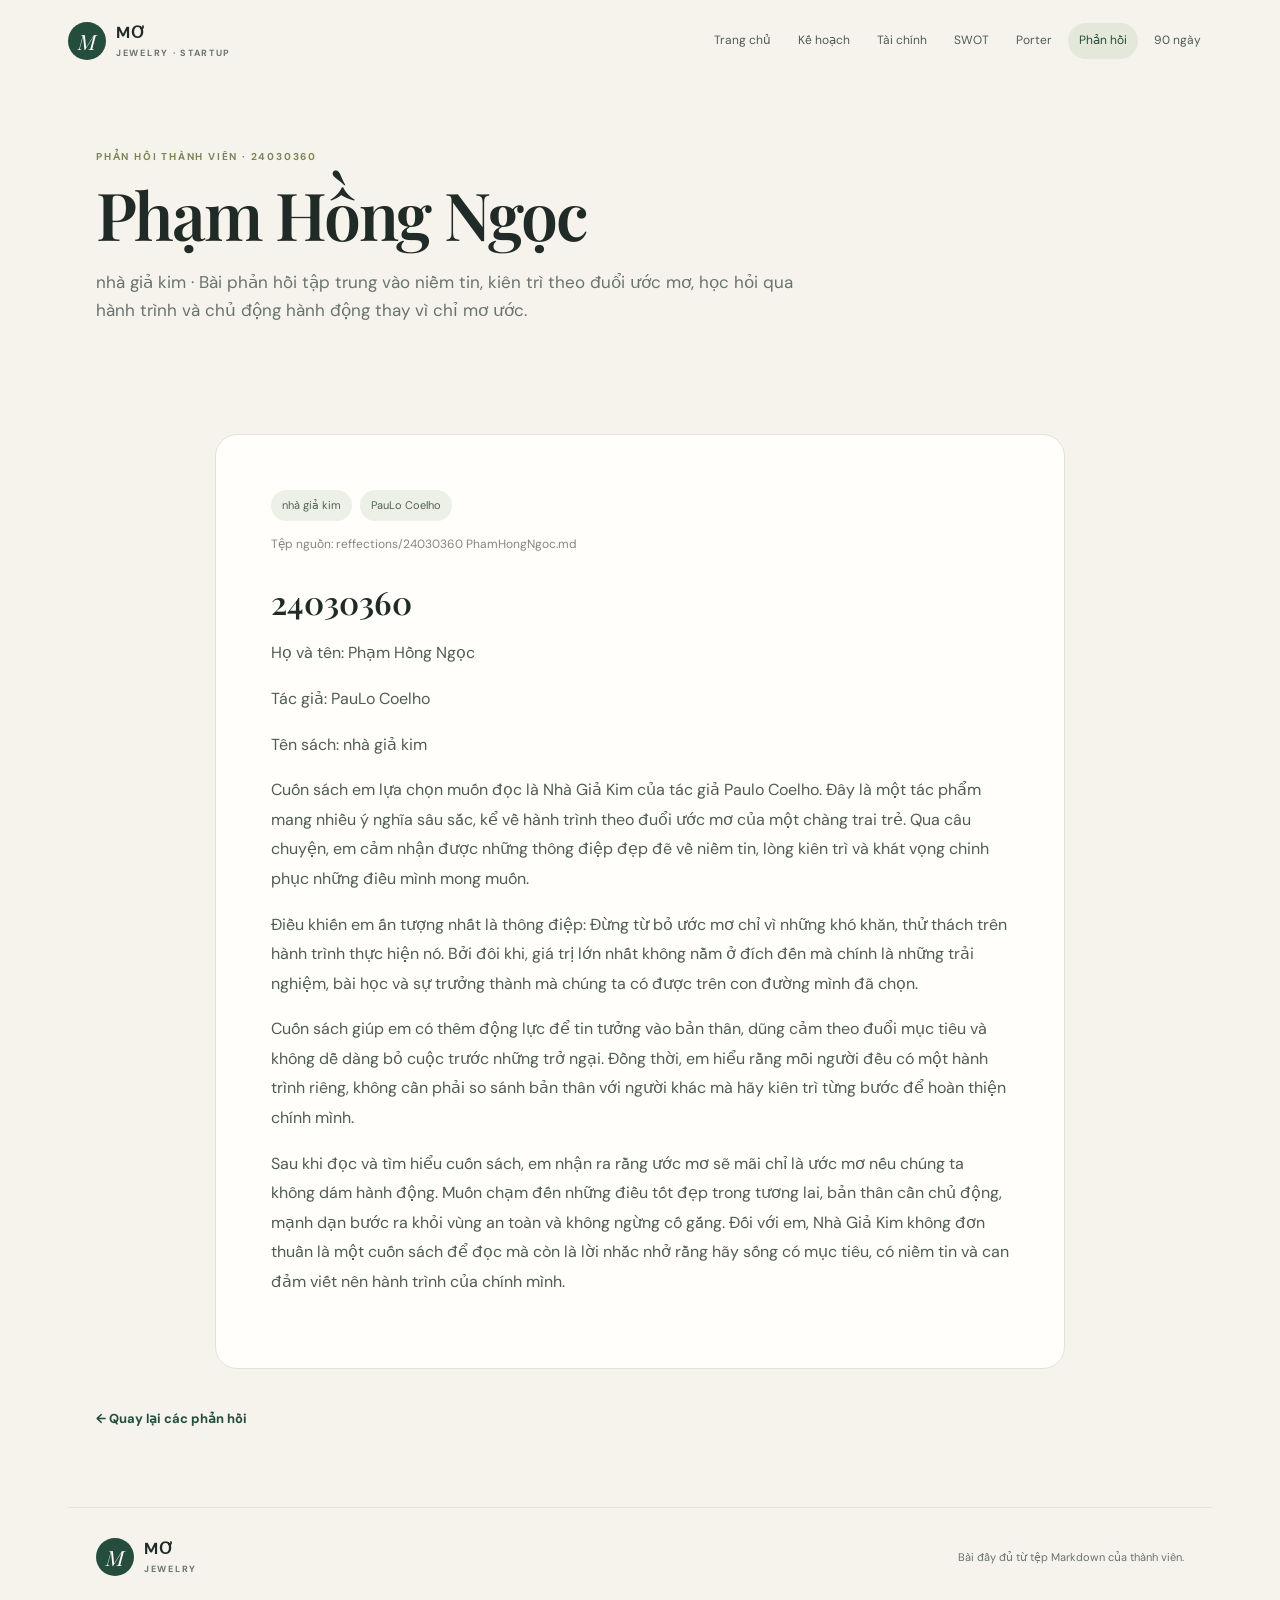
<file: 24030360 PhamHongNgoc.html>
<!doctype html><html lang='vi'><head><meta charset='utf-8'><meta name='viewport' content='width=device-width,initial-scale=1'><title>Phản hồi đọc s&#225;ch — Phạm Hồng Ngọc — MƠ Jewelry</title><link rel='stylesheet' href='style.css'></head><body><header class="site-header"><a class="brand" href="index.html"><span class="brand-mark">M</span><span>MƠ <small>JEWELRY · STARTUP</small></span></a><nav><a href="index.html">Trang chủ</a><a href="business-plan.html">Kế hoạch</a><a href="financial-analysis.html">Tài chính</a><a href="swot.html">SWOT</a><a href="five-forces.html">Porter</a><a class="active" href="reflections.html">Phản hồi</a><a href="action-plan.html">90 ngày</a></nav></header><main><section class='page-intro'><p class='eyebrow'>PHẢN HỒI THÀNH VIÊN · 24030360</p><h1>Phạm Hồng Ngọc</h1><p class='lede'>nh&#224; giả kim · B&#224;i phản hồi tập trung v&#224;o niềm tin, ki&#234;n tr&#236; theo đuổi ước mơ, học hỏi qua h&#224;nh tr&#236;nh v&#224; chủ động h&#224;nh động thay v&#236; chỉ mơ ước.</p></section><section class='section'><div class='reflection-full'><div class='reflection-meta'><span class='tag'>nh&#224; giả kim</span><span class='tag'>PauLo Coelho</span></div><p class='source-note'>Tệp nguồn: reffections/24030360 PhamHongNgoc.md</p><article class='prose'><h1>24030360</h1>
<p>Họ v&#224; t&#234;n: Phạm Hồng Ngọc</p>
<p>T&#225;c giả: PauLo Coelho</p>
<p>T&#234;n s&#225;ch: nh&#224; giả kim</p>
<p>Cuốn s&#225;ch em lựa chọn muốn đọc l&#224; Nh&#224; Giả Kim của t&#225;c giả Paulo Coelho. Đ&#226;y l&#224; một t&#225;c phẩm mang nhiều &#253; nghĩa s&#226;u sắc, kể về h&#224;nh tr&#236;nh theo đuổi ước mơ của một ch&#224;ng trai trẻ. Qua c&#226;u chuyện, em cảm nhận được những th&#244;ng điệp đẹp đẽ về niềm tin, l&#242;ng ki&#234;n tr&#236; v&#224; kh&#225;t vọng chinh phục những điều m&#236;nh mong muốn.</p>
<p>Điều khiến em ấn tượng nhất l&#224; th&#244;ng điệp: Đừng từ bỏ ước mơ chỉ v&#236; những kh&#243; khăn, thử th&#225;ch tr&#234;n h&#224;nh tr&#236;nh thực hiện n&#243;. Bởi đ&#244;i khi, gi&#225; trị lớn nhất kh&#244;ng nằm ở đ&#237;ch đến m&#224; ch&#237;nh l&#224; những trải nghiệm, b&#224;i học v&#224; sự trưởng th&#224;nh m&#224; ch&#250;ng ta c&#243; được tr&#234;n con đường m&#236;nh đ&#227; chọn.</p>
<p>Cuốn s&#225;ch gi&#250;p em c&#243; th&#234;m động lực để tin tưởng v&#224;o bản th&#226;n, dũng cảm theo đuổi mục ti&#234;u v&#224; kh&#244;ng dễ d&#224;ng bỏ cuộc trước những trở ngại. Đồng thời, em hiểu rằng mỗi người đều c&#243; một h&#224;nh tr&#236;nh ri&#234;ng, kh&#244;ng cần phải so s&#225;nh bản th&#226;n với người kh&#225;c m&#224; h&#227;y ki&#234;n tr&#236; từng bước để ho&#224;n thiện ch&#237;nh m&#236;nh.</p>
<p>Sau khi đọc v&#224; t&#236;m hiểu cuốn s&#225;ch, em nhận ra rằng ước mơ sẽ m&#227;i chỉ l&#224; ước mơ nếu ch&#250;ng ta kh&#244;ng d&#225;m h&#224;nh động. Muốn chạm đến những điều tốt đẹp trong tương lai, bản th&#226;n cần chủ động, mạnh dạn bước ra khỏi v&#249;ng an to&#224;n v&#224; kh&#244;ng ngừng cố gắng. Đối với em, Nh&#224; Giả Kim kh&#244;ng đơn thuần l&#224; một cuốn s&#225;ch để đọc m&#224; c&#242;n l&#224; lời nhắc nhở rằng h&#227;y sống c&#243; mục ti&#234;u, c&#243; niềm tin v&#224; can đảm viết n&#234;n h&#224;nh tr&#236;nh của ch&#237;nh m&#236;nh.</p></article></div><a class='text-link' href='reflections.html'>← Quay lại các phản hồi</a></section></main><footer><a class='brand' href='index.html'><span class='brand-mark'>M</span><span>MƠ <small>JEWELRY</small></span></a><p>Bài đầy đủ từ tệp Markdown của thành viên.</p></footer></body></html>
</file>
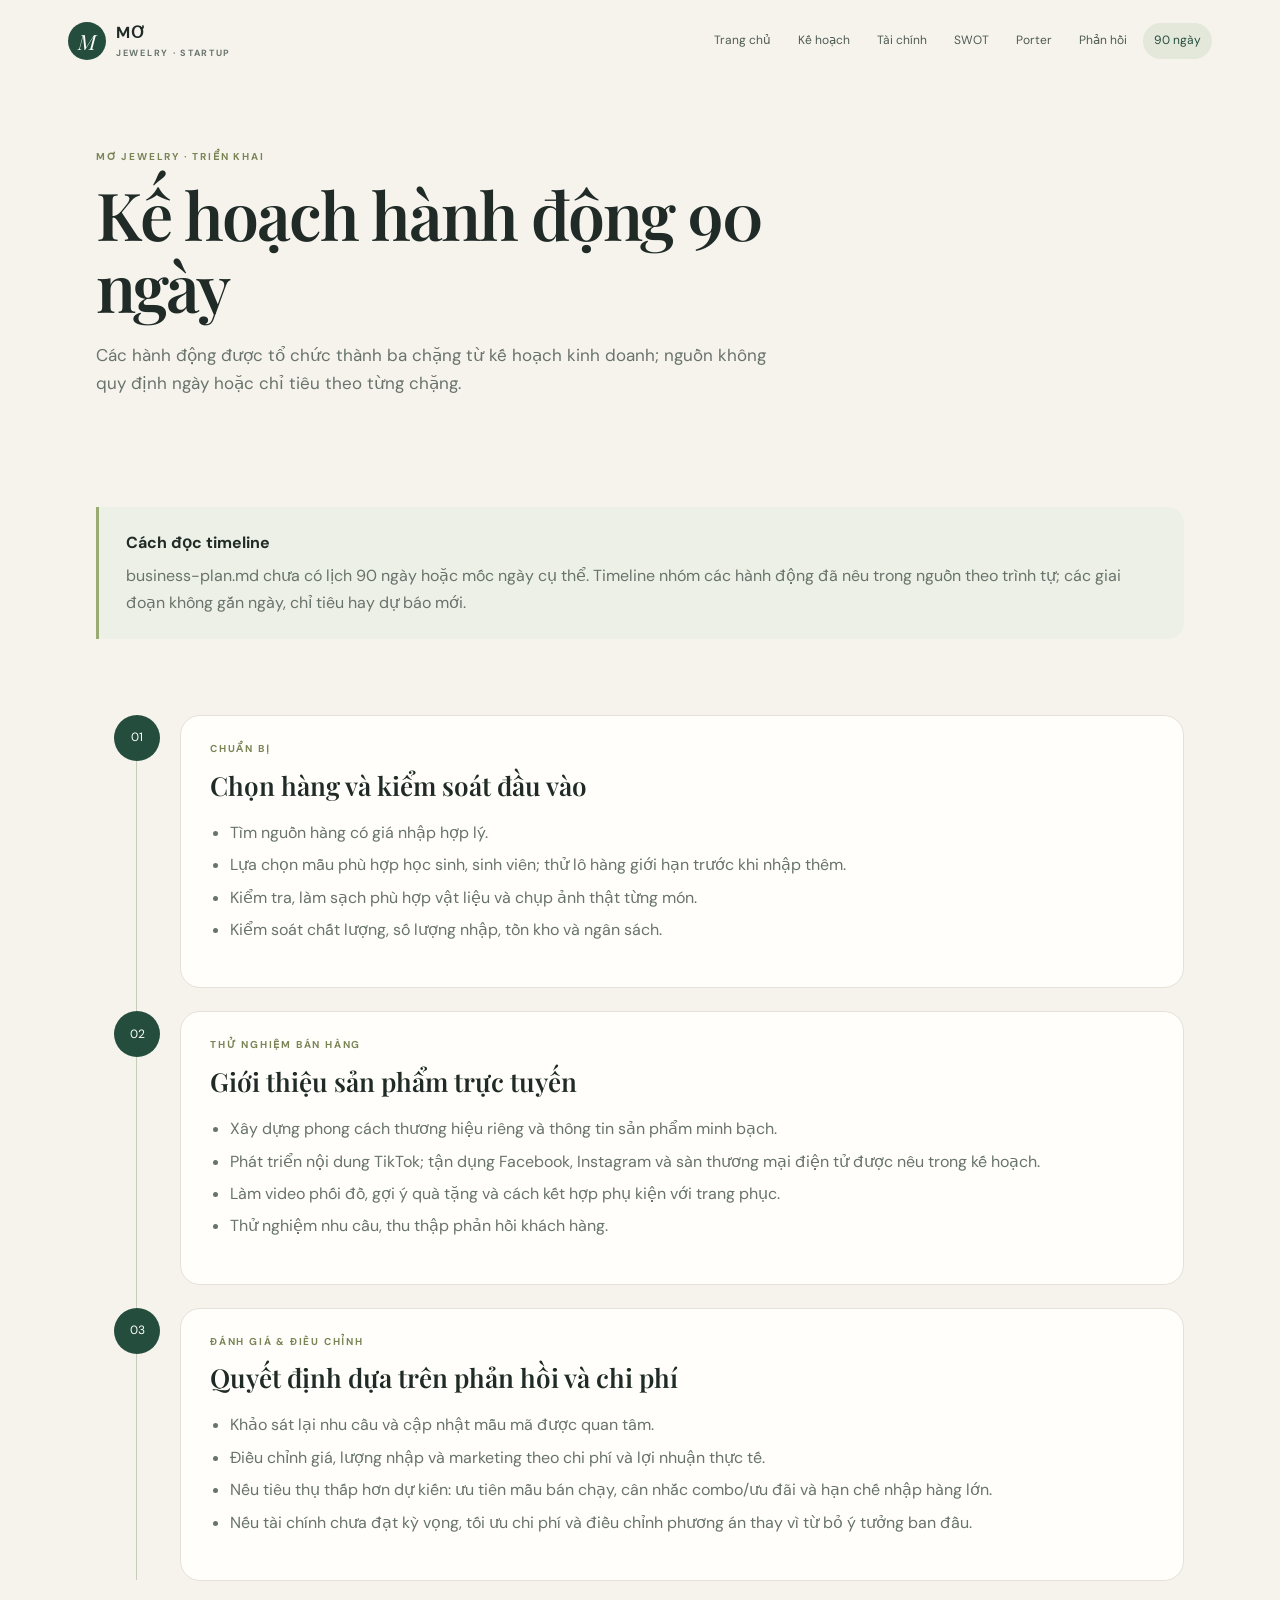
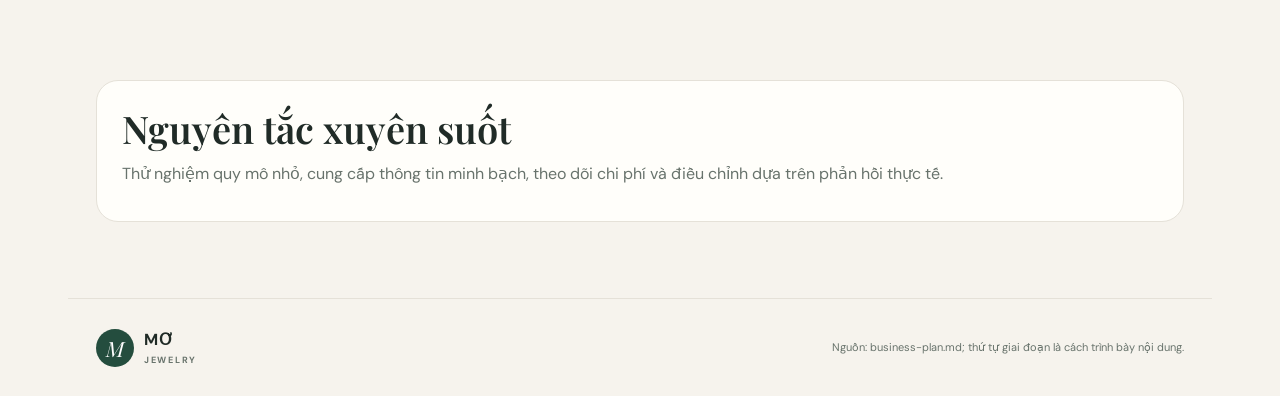
<file: action-plan.html>
<!doctype html><html lang="vi"><head><meta charset="utf-8"><meta name="viewport" content="width=device-width,initial-scale=1"><title>Kế hoạch hành động 90 ngày — MƠ Jewelry</title><link rel="stylesheet" href="style.css"></head><body><header class="site-header"><a class="brand" href="index.html"><span class="brand-mark">M</span><span>MƠ <small>JEWELRY · STARTUP</small></span></a><nav><a href="index.html">Trang chủ</a><a href="business-plan.html">Kế hoạch</a><a href="financial-analysis.html">Tài chính</a><a href="swot.html">SWOT</a><a href="five-forces.html">Porter</a><a href="reflections.html">Phản hồi</a><a class="active" href="action-plan.html">90 ngày</a></nav></header><main><section class="page-intro"><p class="eyebrow">MƠ JEWELRY · TRIỂN KHAI</p><h1>Kế hoạch hành động 90 ngày</h1><p class="lede">Các hành động được tổ chức thành ba chặng từ kế hoạch kinh doanh; nguồn không quy định ngày hoặc chỉ tiêu theo từng chặng.</p></section><section class="section"><div class="notice"><strong>Cách đọc timeline</strong><p>business-plan.md chưa có lịch 90 ngày hoặc mốc ngày cụ thể. Timeline nhóm các hành động đã nêu trong nguồn theo trình tự; các giai đoạn không gắn ngày, chỉ tiêu hay dự báo mới.</p></div></section><section class="section"><div class="timeline"><article class="timeline-item"><span class="timeline-mark">01</span><div class="timeline-content"><p class="eyebrow">CHUẨN BỊ</p><h2>Chọn hàng và kiểm soát đầu vào</h2><ul><li>Tìm nguồn hàng có giá nhập hợp lý.</li><li>Lựa chọn mẫu phù hợp học sinh, sinh viên; thử lô hàng giới hạn trước khi nhập thêm.</li><li>Kiểm tra, làm sạch phù hợp vật liệu và chụp ảnh thật từng món.</li><li>Kiểm soát chất lượng, số lượng nhập, tồn kho và ngân sách.</li></ul></div></article><article class="timeline-item"><span class="timeline-mark">02</span><div class="timeline-content"><p class="eyebrow">THỬ NGHIỆM BÁN HÀNG</p><h2>Giới thiệu sản phẩm trực tuyến</h2><ul><li>Xây dựng phong cách thương hiệu riêng và thông tin sản phẩm minh bạch.</li><li>Phát triển nội dung TikTok; tận dụng Facebook, Instagram và sàn thương mại điện tử được nêu trong kế hoạch.</li><li>Làm video phối đồ, gợi ý quà tặng và cách kết hợp phụ kiện với trang phục.</li><li>Thử nghiệm nhu cầu, thu thập phản hồi khách hàng.</li></ul></div></article><article class="timeline-item"><span class="timeline-mark">03</span><div class="timeline-content"><p class="eyebrow">ĐÁNH GIÁ & ĐIỀU CHỈNH</p><h2>Quyết định dựa trên phản hồi và chi phí</h2><ul><li>Khảo sát lại nhu cầu và cập nhật mẫu mã được quan tâm.</li><li>Điều chỉnh giá, lượng nhập và marketing theo chi phí và lợi nhuận thực tế.</li><li>Nếu tiêu thụ thấp hơn dự kiến: ưu tiên mẫu bán chạy, cân nhắc combo/ưu đãi và hạn chế nhập hàng lớn.</li><li>Nếu tài chính chưa đạt kỳ vọng, tối ưu chi phí và điều chỉnh phương án thay vì từ bỏ ý tưởng ban đầu.</li></ul></div></article></div></section><section class="section"><div class="card"><h2>Nguyên tắc xuyên suốt</h2><p>Thử nghiệm quy mô nhỏ, cung cấp thông tin minh bạch, theo dõi chi phí và điều chỉnh dựa trên phản hồi thực tế.</p></div></section></main><footer><a class="brand" href="index.html"><span class="brand-mark">M</span><span>MƠ <small>JEWELRY</small></span></a><p>Nguồn: business-plan.md; thứ tự giai đoạn là cách trình bày nội dung.</p></footer></body></html>
</file>
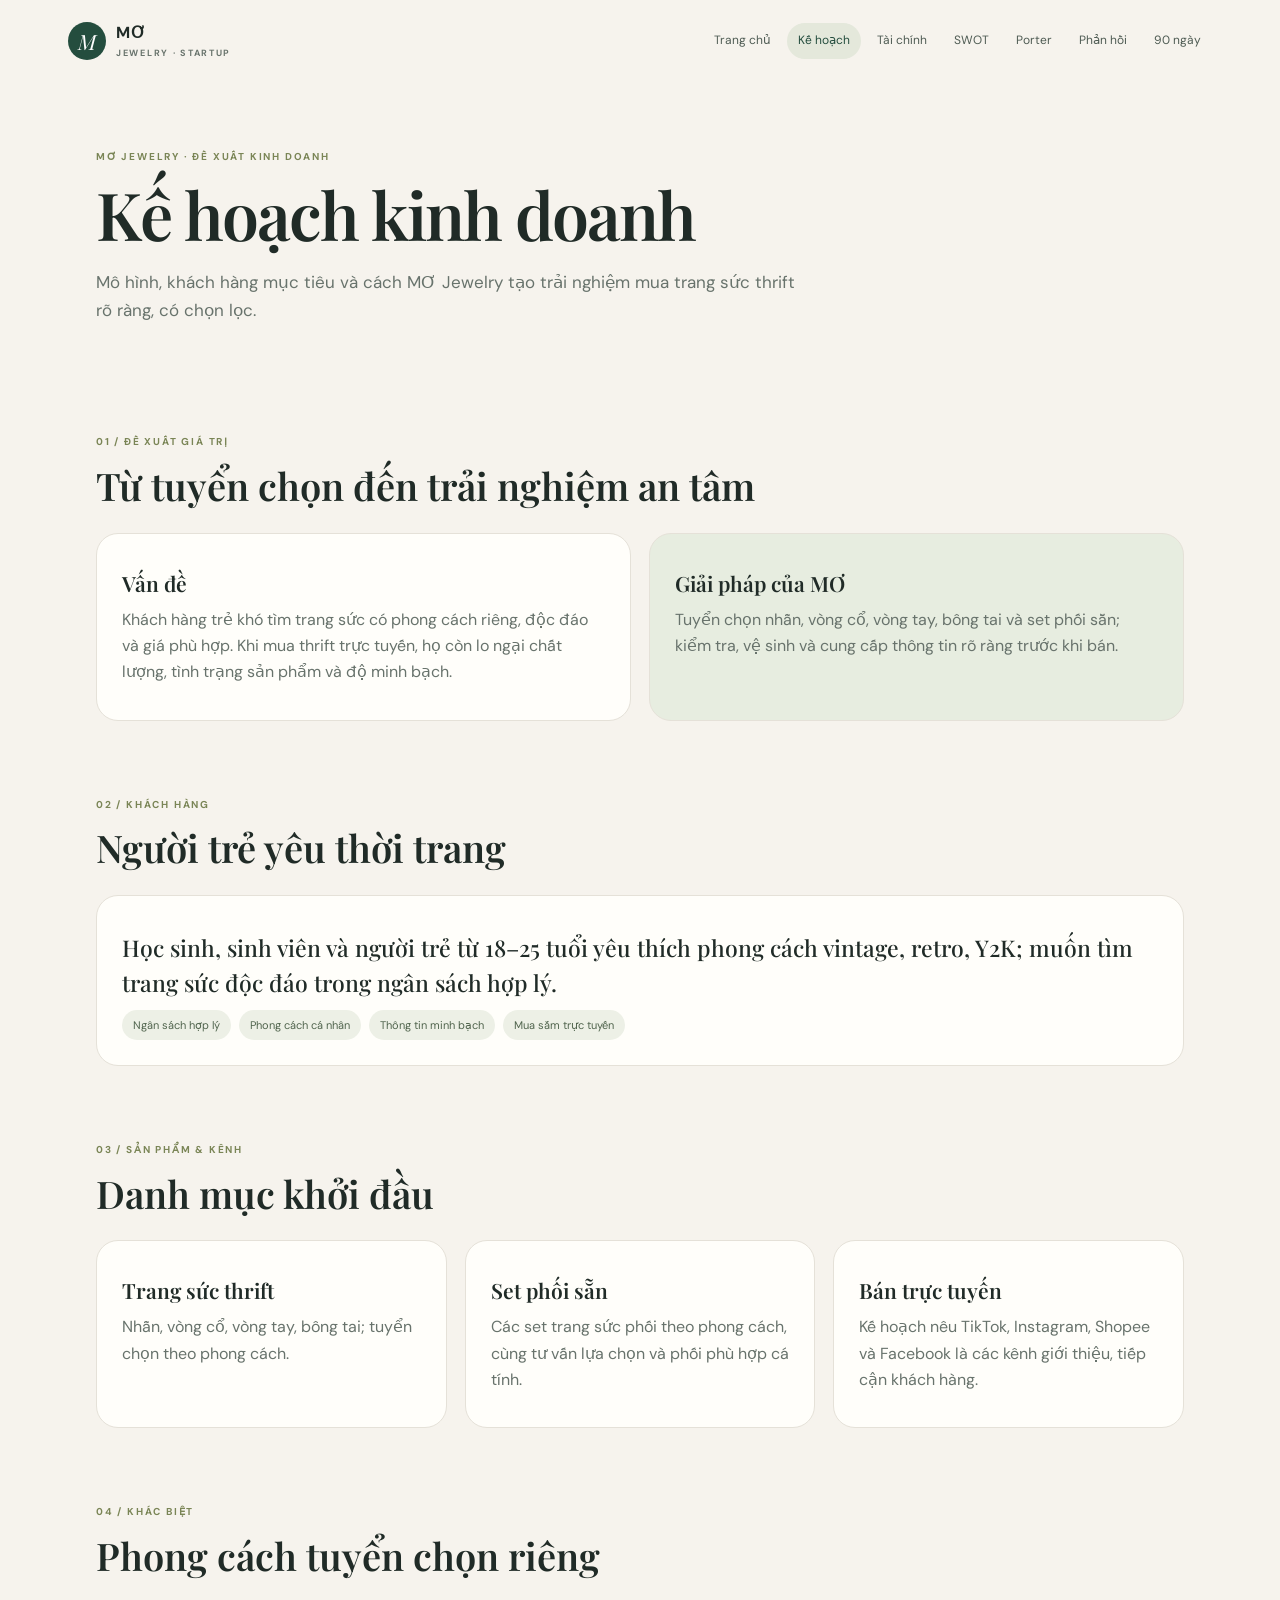
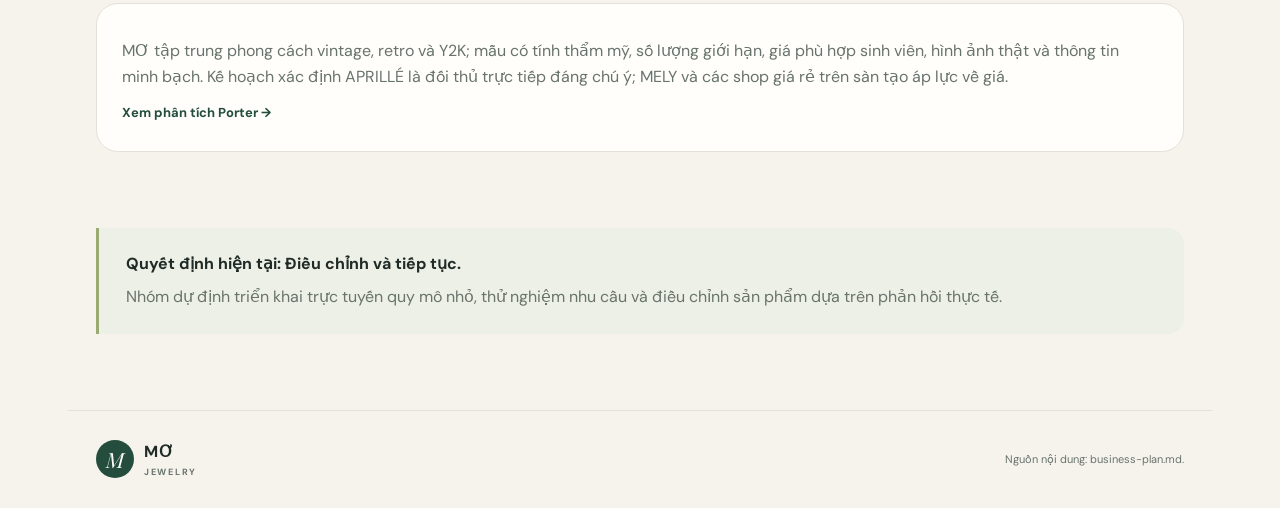
<file: business-plan.html>
<!doctype html><html lang="vi"><head><meta charset="utf-8"><meta name="viewport" content="width=device-width,initial-scale=1"><title>Kế hoạch kinh doanh — MƠ Jewelry</title><link rel="stylesheet" href="style.css"></head><body><header class="site-header"><a class="brand" href="index.html"><span class="brand-mark">M</span><span>MƠ <small>JEWELRY · STARTUP</small></span></a><nav><a href="index.html">Trang chủ</a><a class="active" href="business-plan.html">Kế hoạch</a><a href="financial-analysis.html">Tài chính</a><a href="swot.html">SWOT</a><a href="five-forces.html">Porter</a><a href="reflections.html">Phản hồi</a><a href="action-plan.html">90 ngày</a></nav></header><main><section class="page-intro"><p class="eyebrow">MƠ JEWELRY · ĐỀ XUẤT KINH DOANH</p><h1>Kế hoạch kinh doanh</h1><p class="lede">Mô hình, khách hàng mục tiêu và cách MƠ Jewelry tạo trải nghiệm mua trang sức thrift rõ ràng, có chọn lọc.</p></section><section class="section"><div class="section-heading"><div><p class="eyebrow">01 / ĐỀ XUẤT GIÁ TRỊ</p><h2>Từ tuyển chọn đến trải nghiệm an tâm</h2></div></div><div class="grid two"><article class="card"><h3>Vấn đề</h3><p>Khách hàng trẻ khó tìm trang sức có phong cách riêng, độc đáo và giá phù hợp. Khi mua thrift trực tuyến, họ còn lo ngại chất lượng, tình trạng sản phẩm và độ minh bạch.</p></article><article class="card accent-card"><h3>Giải pháp của MƠ</h3><p>Tuyển chọn nhẫn, vòng cổ, vòng tay, bông tai và set phối sẵn; kiểm tra, vệ sinh và cung cấp thông tin rõ ràng trước khi bán.</p></article></div></section><section class="section"><div class="section-heading"><div><p class="eyebrow">02 / KHÁCH HÀNG</p><h2>Người trẻ yêu thời trang</h2></div></div><div class="card"><p class="large-copy">Học sinh, sinh viên và người trẻ từ 18–25 tuổi yêu thích phong cách vintage, retro, Y2K; muốn tìm trang sức độc đáo trong ngân sách hợp lý.</p><div class="tag-row"><span class="tag">Ngân sách hợp lý</span><span class="tag">Phong cách cá nhân</span><span class="tag">Thông tin minh bạch</span><span class="tag">Mua sắm trực tuyến</span></div></div></section><section class="section"><div class="section-heading"><div><p class="eyebrow">03 / SẢN PHẨM & KÊNH</p><h2>Danh mục khởi đầu</h2></div></div><div class="grid three"><article class="card"><h3>Trang sức thrift</h3><p>Nhẫn, vòng cổ, vòng tay, bông tai; tuyển chọn theo phong cách.</p></article><article class="card"><h3>Set phối sẵn</h3><p>Các set trang sức phối theo phong cách, cùng tư vấn lựa chọn và phối phù hợp cá tính.</p></article><article class="card"><h3>Bán trực tuyến</h3><p>Kế hoạch nêu TikTok, Instagram, Shopee và Facebook là các kênh giới thiệu, tiếp cận khách hàng.</p></article></div></section><section class="section"><div class="section-heading"><div><p class="eyebrow">04 / KHÁC BIỆT</p><h2>Phong cách tuyển chọn riêng</h2></div></div><div class="card"><p>MƠ tập trung phong cách vintage, retro và Y2K; mẫu có tính thẩm mỹ, số lượng giới hạn, giá phù hợp sinh viên, hình ảnh thật và thông tin minh bạch. Kế hoạch xác định APRILLÉ là đối thủ trực tiếp đáng chú ý; MELY và các shop giá rẻ trên sàn tạo áp lực về giá.</p><a class="text-link" href="five-forces.html">Xem phân tích Porter →</a></div></section><section class="section"><div class="notice"><strong>Quyết định hiện tại: Điều chỉnh và tiếp tục.</strong><p>Nhóm dự định triển khai trực tuyến quy mô nhỏ, thử nghiệm nhu cầu và điều chỉnh sản phẩm dựa trên phản hồi thực tế.</p></div></section></main><footer><a class="brand" href="index.html"><span class="brand-mark">M</span><span>MƠ <small>JEWELRY</small></span></a><p>Nguồn nội dung: business-plan.md.</p></footer></body></html>
</file>
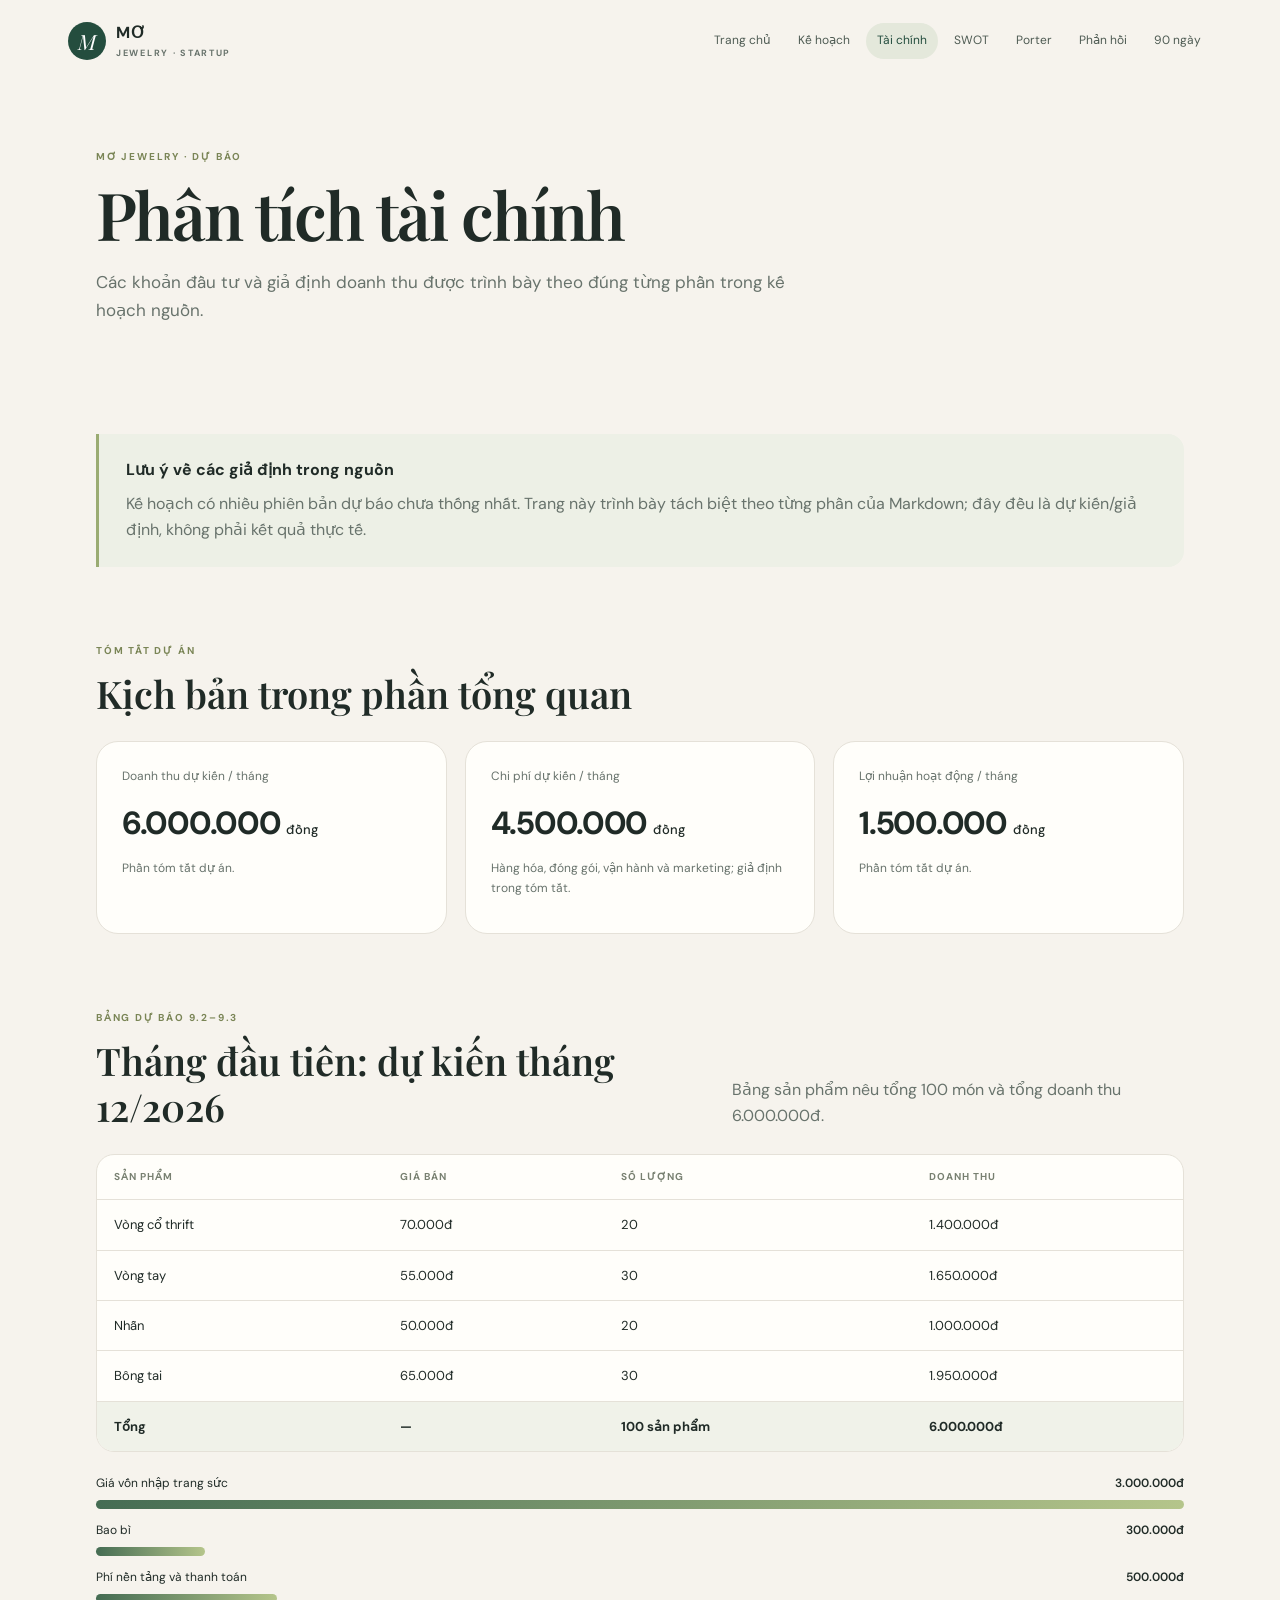
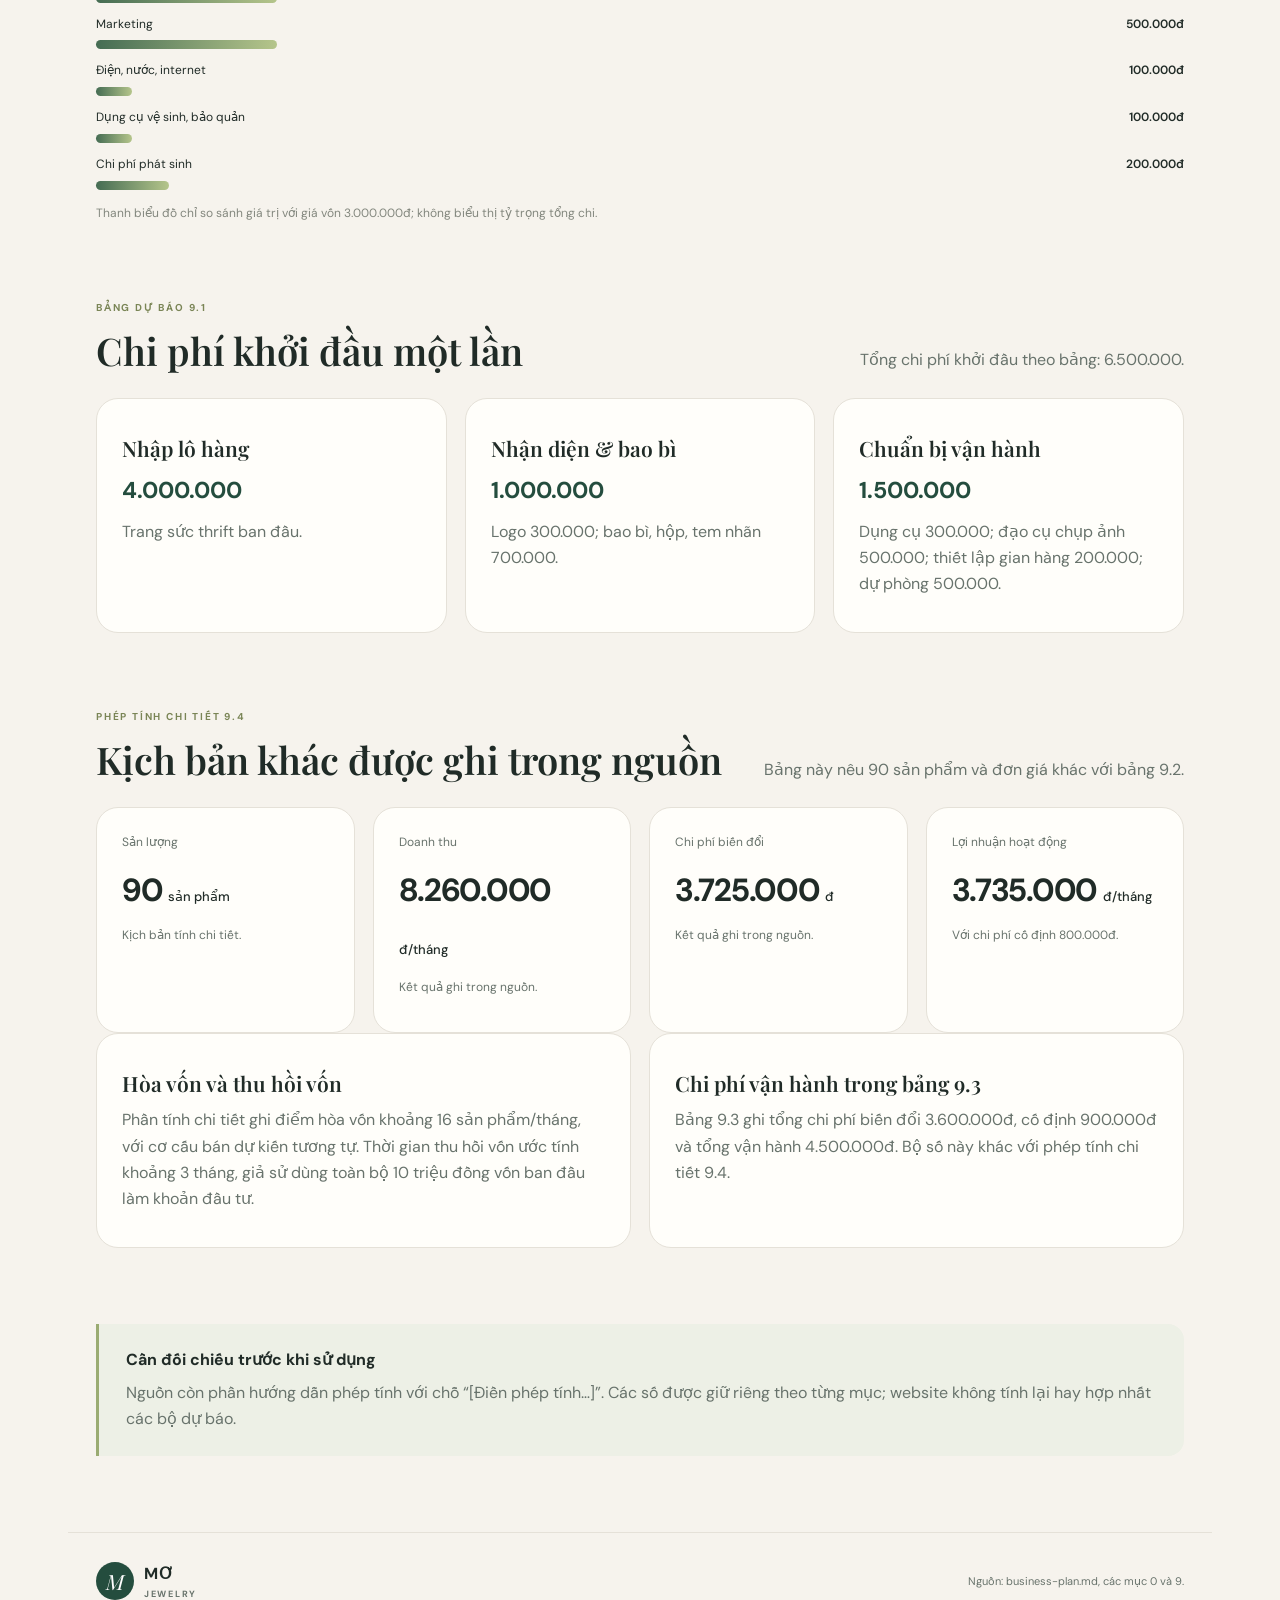
<file: financial-analysis.html>
<!doctype html><html lang="vi"><head><meta charset="utf-8"><meta name="viewport" content="width=device-width,initial-scale=1"><title>Phân tích tài chính — MƠ Jewelry</title><link rel="stylesheet" href="style.css"></head><body><header class="site-header"><a class="brand" href="index.html"><span class="brand-mark">M</span><span>MƠ <small>JEWELRY · STARTUP</small></span></a><nav><a href="index.html">Trang chủ</a><a href="business-plan.html">Kế hoạch</a><a class="active" href="financial-analysis.html">Tài chính</a><a href="swot.html">SWOT</a><a href="five-forces.html">Porter</a><a href="reflections.html">Phản hồi</a><a href="action-plan.html">90 ngày</a></nav></header><main><section class="page-intro"><p class="eyebrow">MƠ JEWELRY · DỰ BÁO</p><h1>Phân tích tài chính</h1><p class="lede">Các khoản đầu tư và giả định doanh thu được trình bày theo đúng từng phần trong kế hoạch nguồn.</p></section><section class="section"><div class="notice"><strong>Lưu ý về các giả định trong nguồn</strong><p>Kế hoạch có nhiều phiên bản dự báo chưa thống nhất. Trang này trình bày tách biệt theo từng phần của Markdown; đây đều là dự kiến/giả định, không phải kết quả thực tế.</p></div></section><section class="section"><div class="section-heading"><div><p class="eyebrow">TÓM TẮT DỰ ÁN</p><h2>Kịch bản trong phần tổng quan</h2></div></div><div class="grid three"><article class="card metric"><span class="metric-label">Doanh thu dự kiến / tháng</span><strong>6.000.000 <small>đồng</small></strong><p>Phần tóm tắt dự án.</p></article><article class="card metric"><span class="metric-label">Chi phí dự kiến / tháng</span><strong>4.500.000 <small>đồng</small></strong><p>Hàng hóa, đóng gói, vận hành và marketing; giả định trong tóm tắt.</p></article><article class="card metric"><span class="metric-label">Lợi nhuận hoạt động / tháng</span><strong>1.500.000 <small>đồng</small></strong><p>Phần tóm tắt dự án.</p></article></div></section><section class="section"><div class="section-heading"><div><p class="eyebrow">BẢNG DỰ BÁO 9.2–9.3</p><h2>Tháng đầu tiên: dự kiến tháng 12/2026</h2></div><p>Bảng sản phẩm nêu tổng 100 món và tổng doanh thu 6.000.000đ.</p></div><div class="table-wrap"><table><thead><tr><th>Sản phẩm</th><th>Giá bán</th><th>Số lượng</th><th>Doanh thu</th></tr></thead><tbody><tr><td>Vòng cổ thrift</td><td>70.000đ</td><td>20</td><td>1.400.000đ</td></tr><tr><td>Vòng tay</td><td>55.000đ</td><td>30</td><td>1.650.000đ</td></tr><tr><td>Nhẫn</td><td>50.000đ</td><td>20</td><td>1.000.000đ</td></tr><tr><td>Bông tai</td><td>65.000đ</td><td>30</td><td>1.950.000đ</td></tr><tr class="total"><td>Tổng</td><td>—</td><td>100 sản phẩm</td><td>6.000.000đ</td></tr></tbody></table></div><div class="chart-bars"><div><span>Giá vốn nhập trang sức</span><b>3.000.000đ</b><i style="--w:100%"></i></div><div><span>Bao bì</span><b>300.000đ</b><i style="--w:10%"></i></div><div><span>Phí nền tảng và thanh toán</span><b>500.000đ</b><i style="--w:16.67%"></i></div><div><span>Marketing</span><b>500.000đ</b><i style="--w:16.67%"></i></div><div><span>Điện, nước, internet</span><b>100.000đ</b><i style="--w:3.34%"></i></div><div><span>Dụng cụ vệ sinh, bảo quản</span><b>100.000đ</b><i style="--w:3.34%"></i></div><div><span>Chi phí phát sinh</span><b>200.000đ</b><i style="--w:6.67%"></i></div></div><p class="source-note">Thanh biểu đồ chỉ so sánh giá trị với giá vốn 3.000.000đ; không biểu thị tỷ trọng tổng chi.</p></section><section class="section"><div class="section-heading"><div><p class="eyebrow">BẢNG DỰ BÁO 9.1</p><h2>Chi phí khởi đầu một lần</h2></div><p>Tổng chi phí khởi đầu theo bảng: 6.500.000.</p></div><div class="grid three"><article class="card"><h3>Nhập lô hàng</h3><strong class="amount">4.000.000</strong><p>Trang sức thrift ban đầu.</p></article><article class="card"><h3>Nhận diện & bao bì</h3><strong class="amount">1.000.000</strong><p>Logo 300.000; bao bì, hộp, tem nhãn 700.000.</p></article><article class="card"><h3>Chuẩn bị vận hành</h3><strong class="amount">1.500.000</strong><p>Dụng cụ 300.000; đạo cụ chụp ảnh 500.000; thiết lập gian hàng 200.000; dự phòng 500.000.</p></article></div></section><section class="section"><div class="section-heading"><div><p class="eyebrow">PHÉP TÍNH CHI TIẾT 9.4</p><h2>Kịch bản khác được ghi trong nguồn</h2></div><p>Bảng này nêu 90 sản phẩm và đơn giá khác với bảng 9.2.</p></div><div class="grid four"><article class="card metric"><span class="metric-label">Sản lượng</span><strong>90 <small>sản phẩm</small></strong><p>Kịch bản tính chi tiết.</p></article><article class="card metric"><span class="metric-label">Doanh thu</span><strong>8.260.000 <small>đ/tháng</small></strong><p>Kết quả ghi trong nguồn.</p></article><article class="card metric"><span class="metric-label">Chi phí biến đổi</span><strong>3.725.000 <small>đ</small></strong><p>Kết quả ghi trong nguồn.</p></article><article class="card metric"><span class="metric-label">Lợi nhuận hoạt động</span><strong>3.735.000 <small>đ/tháng</small></strong><p>Với chi phí cố định 800.000đ.</p></article></div><div class="grid two"><article class="card"><h3>Hòa vốn và thu hồi vốn</h3><p>Phần tính chi tiết ghi điểm hòa vốn khoảng 16 sản phẩm/tháng, với cơ cấu bán dự kiến tương tự. Thời gian thu hồi vốn ước tính khoảng 3 tháng, giả sử dùng toàn bộ 10 triệu đồng vốn ban đầu làm khoản đầu tư.</p></article><article class="card"><h3>Chi phí vận hành trong bảng 9.3</h3><p>Bảng 9.3 ghi tổng chi phí biến đổi 3.600.000đ, cố định 900.000đ và tổng vận hành 4.500.000đ. Bộ số này khác với phép tính chi tiết 9.4.</p></article></div></section><section class="section"><div class="notice"><strong>Cần đối chiếu trước khi sử dụng</strong><p>Nguồn còn phần hướng dẫn phép tính với chỗ “[Điền phép tính…]”. Các số được giữ riêng theo từng mục; website không tính lại hay hợp nhất các bộ dự báo.</p></div></section></main><footer><a class="brand" href="index.html"><span class="brand-mark">M</span><span>MƠ <small>JEWELRY</small></span></a><p>Nguồn: business-plan.md, các mục 0 và 9.</p></footer></body></html>
</file>
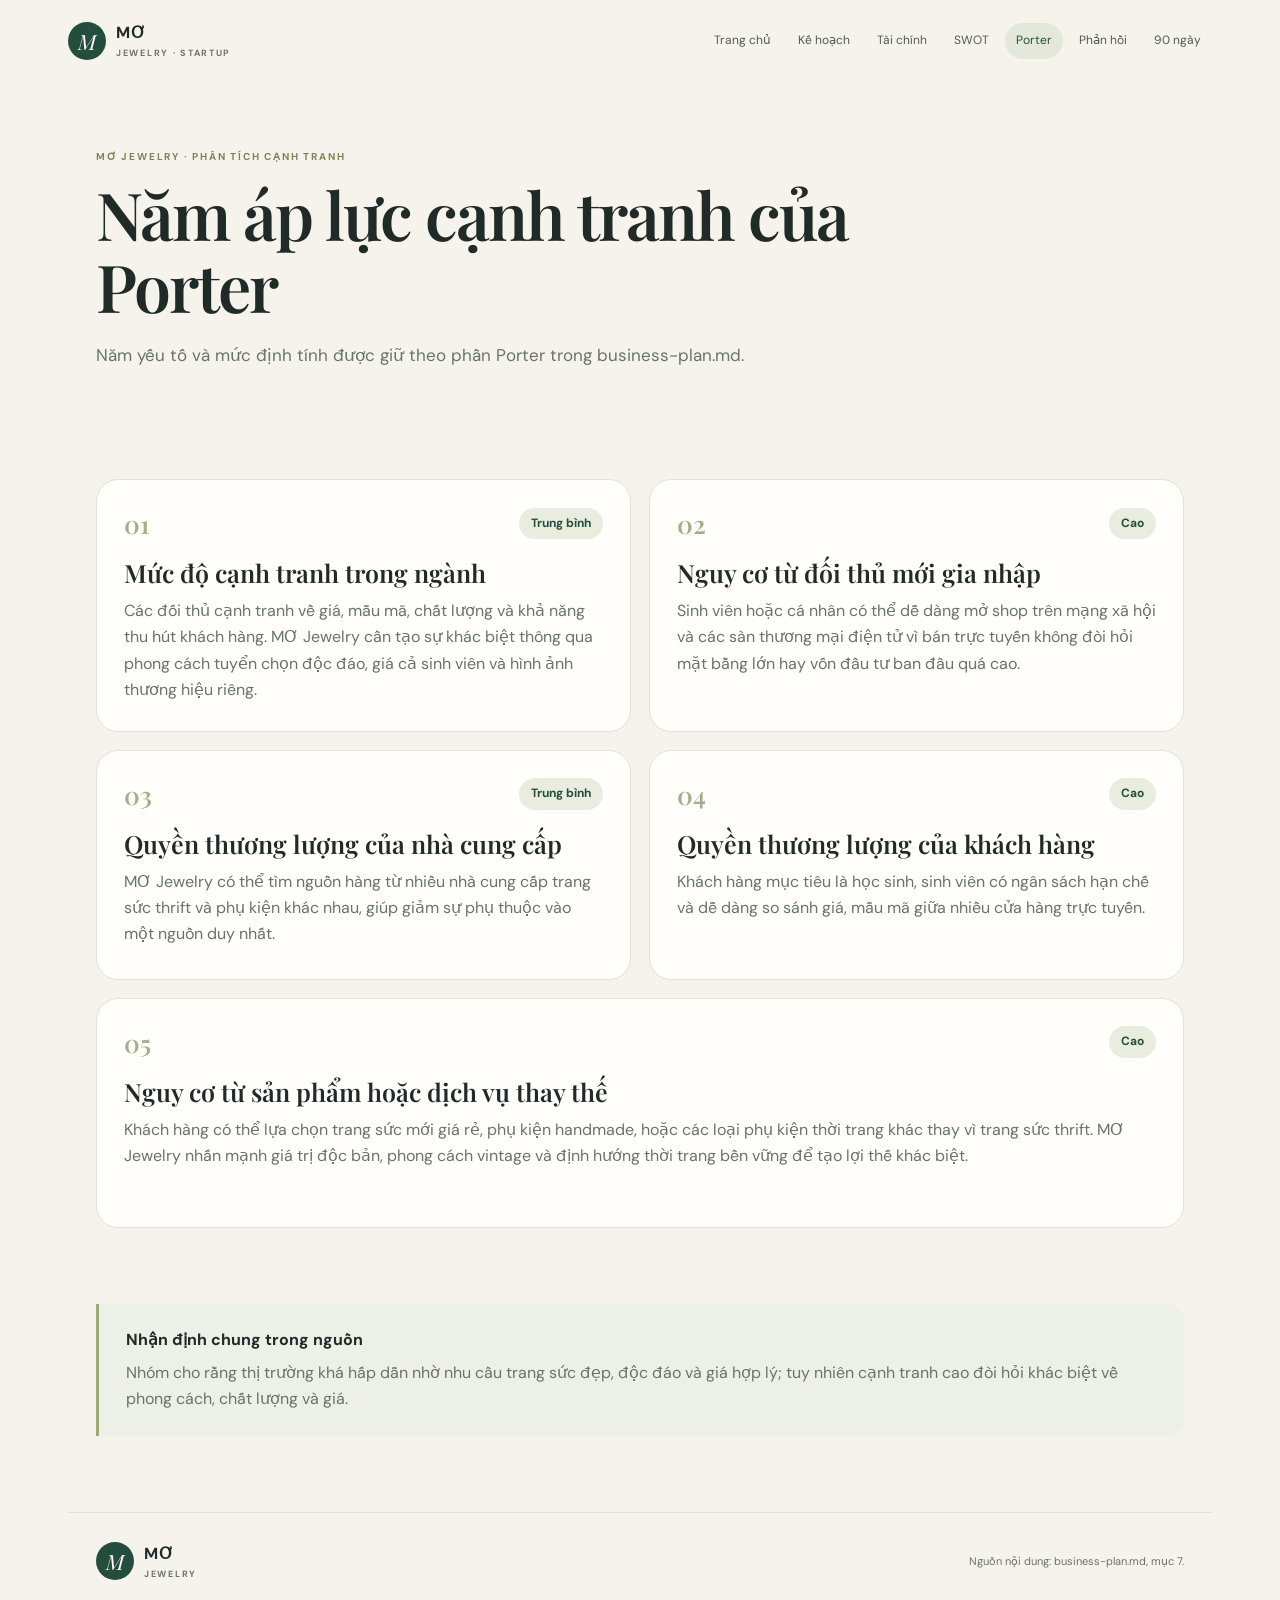
<file: five-forces.html>
<!doctype html><html lang="vi"><head><meta charset="utf-8"><meta name="viewport" content="width=device-width,initial-scale=1"><title>Porter's Five Forces — MƠ Jewelry</title><link rel="stylesheet" href="style.css"></head><body><header class="site-header"><a class="brand" href="index.html"><span class="brand-mark">M</span><span>MƠ <small>JEWELRY · STARTUP</small></span></a><nav><a href="index.html">Trang chủ</a><a href="business-plan.html">Kế hoạch</a><a href="financial-analysis.html">Tài chính</a><a href="swot.html">SWOT</a><a class="active" href="five-forces.html">Porter</a><a href="reflections.html">Phản hồi</a><a href="action-plan.html">90 ngày</a></nav></header><main><section class="page-intro"><p class="eyebrow">MƠ JEWELRY · PHÂN TÍCH CẠNH TRANH</p><h1>Năm áp lực cạnh tranh của Porter</h1><p class="lede">Năm yếu tố và mức định tính được giữ theo phần Porter trong business-plan.md.</p></section><section class="section"><div class="force-grid"><article class="force-card"><div class="force-head"><span class="force-number">01</span><span class="force-level">Trung bình</span></div><h2>Mức độ cạnh tranh trong ngành</h2><p>Các đối thủ cạnh tranh về giá, mẫu mã, chất lượng và khả năng thu hút khách hàng. MƠ Jewelry cần tạo sự khác biệt thông qua phong cách tuyển chọn độc đáo, giá cả sinh viên và hình ảnh thương hiệu riêng.</p></article><article class="force-card"><div class="force-head"><span class="force-number">02</span><span class="force-level">Cao</span></div><h2>Nguy cơ từ đối thủ mới gia nhập</h2><p>Sinh viên hoặc cá nhân có thể dễ dàng mở shop trên mạng xã hội và các sàn thương mại điện tử vì bán trực tuyến không đòi hỏi mặt bằng lớn hay vốn đầu tư ban đầu quá cao.</p></article><article class="force-card"><div class="force-head"><span class="force-number">03</span><span class="force-level">Trung bình</span></div><h2>Quyền thương lượng của nhà cung cấp</h2><p>MƠ Jewelry có thể tìm nguồn hàng từ nhiều nhà cung cấp trang sức thrift và phụ kiện khác nhau, giúp giảm sự phụ thuộc vào một nguồn duy nhất.</p></article><article class="force-card"><div class="force-head"><span class="force-number">04</span><span class="force-level">Cao</span></div><h2>Quyền thương lượng của khách hàng</h2><p>Khách hàng mục tiêu là học sinh, sinh viên có ngân sách hạn chế và dễ dàng so sánh giá, mẫu mã giữa nhiều cửa hàng trực tuyến.</p></article><article class="force-card"><div class="force-head"><span class="force-number">05</span><span class="force-level">Cao</span></div><h2>Nguy cơ từ sản phẩm hoặc dịch vụ thay thế</h2><p>Khách hàng có thể lựa chọn trang sức mới giá rẻ, phụ kiện handmade, hoặc các loại phụ kiện thời trang khác thay vì trang sức thrift. MƠ Jewelry nhấn mạnh giá trị độc bản, phong cách vintage và định hướng thời trang bền vững để tạo lợi thế khác biệt.</p></article></div></section><section class="section"><div class="notice"><strong>Nhận định chung trong nguồn</strong><p>Nhóm cho rằng thị trường khá hấp dẫn nhờ nhu cầu trang sức đẹp, độc đáo và giá hợp lý; tuy nhiên cạnh tranh cao đòi hỏi khác biệt về phong cách, chất lượng và giá.</p></div></section></main><footer><a class="brand" href="index.html"><span class="brand-mark">M</span><span>MƠ <small>JEWELRY</small></span></a><p>Nguồn nội dung: business-plan.md, mục 7.</p></footer></body></html>
</file>
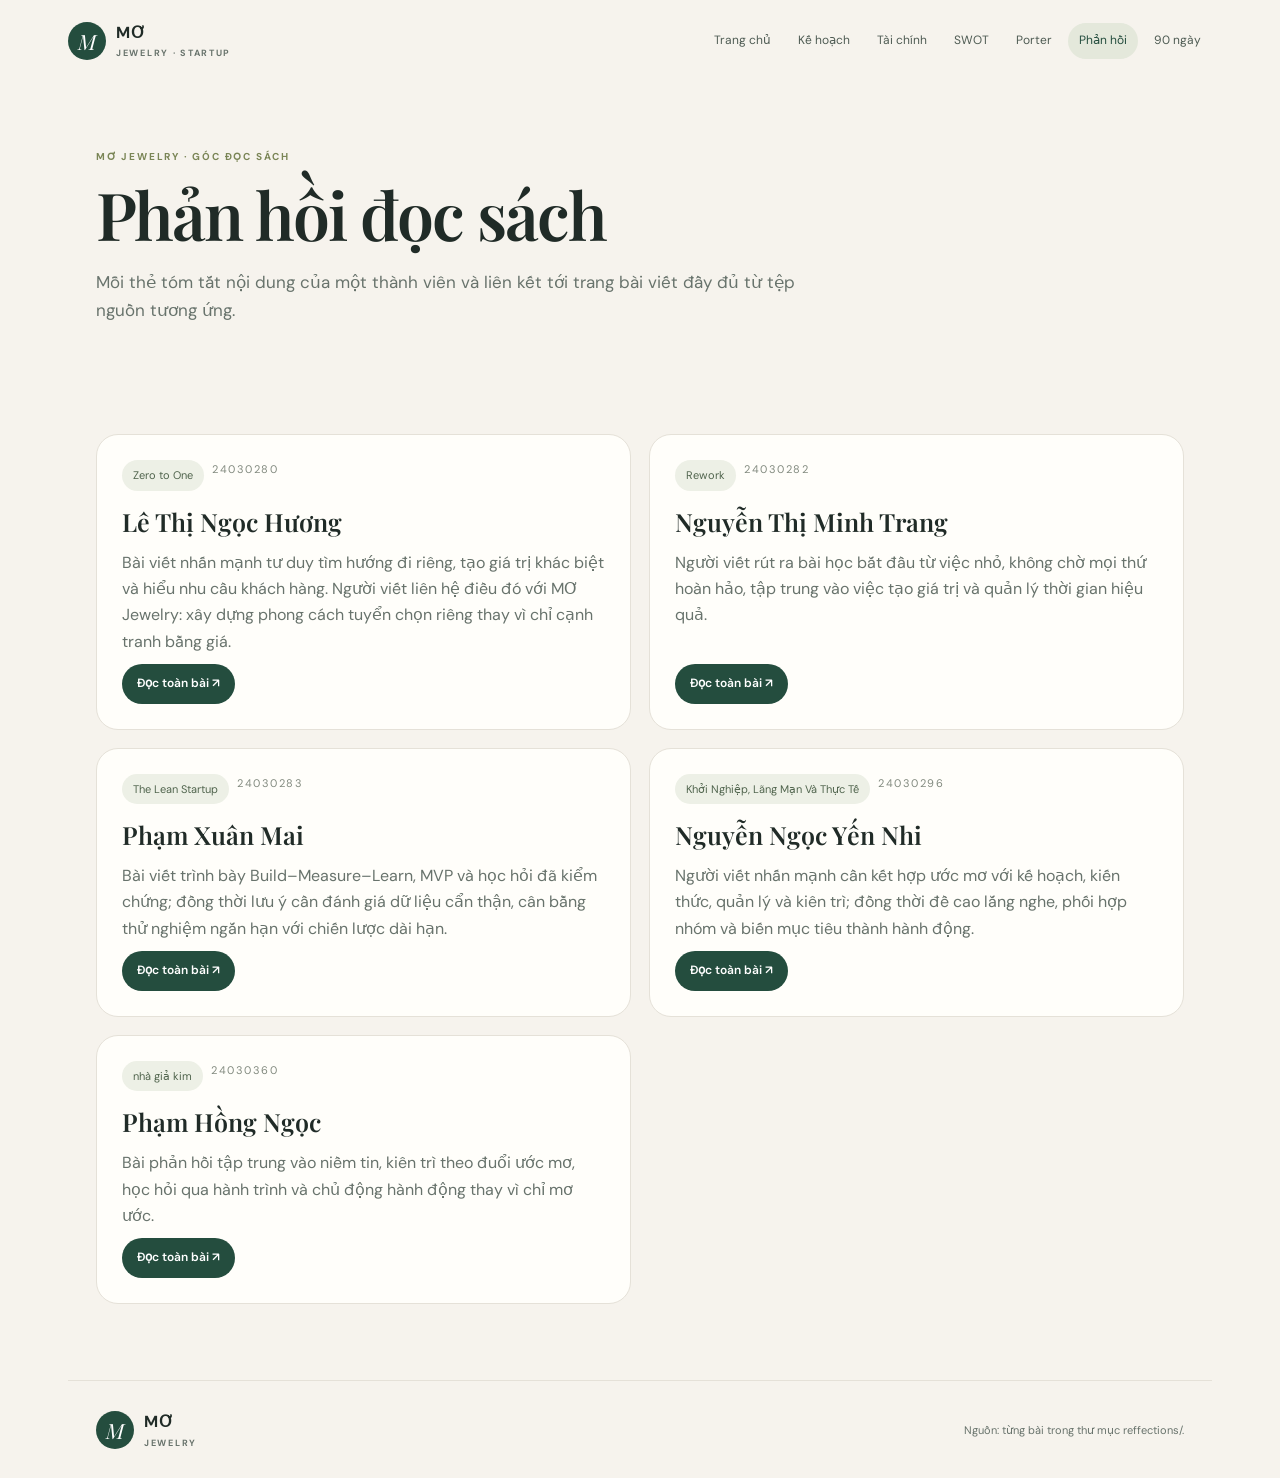
<file: reflections.html>
<!doctype html><html lang='vi'><head><meta charset='utf-8'><meta name='viewport' content='width=device-width,initial-scale=1'><title>Phản hồi đọc sách — MƠ Jewelry</title><link rel='stylesheet' href='style.css'></head><body><header class="site-header"><a class="brand" href="index.html"><span class="brand-mark">M</span><span>MƠ <small>JEWELRY · STARTUP</small></span></a><nav><a href="index.html">Trang chủ</a><a href="business-plan.html">Kế hoạch</a><a href="financial-analysis.html">Tài chính</a><a href="swot.html">SWOT</a><a href="five-forces.html">Porter</a><a class="active" href="reflections.html">Phản hồi</a><a href="action-plan.html">90 ngày</a></nav></header><main><section class='page-intro'><p class='eyebrow'>MƠ JEWELRY · GÓC ĐỌC SÁCH</p><h1>Phản hồi đọc sách</h1><p class='lede'>Mỗi thẻ tóm tắt nội dung của một thành viên và liên kết tới trang bài viết đầy đủ từ tệp nguồn tương ứng.</p></section><section class='section'><div class='grid two'><article class='card reflection-card'><div class='reflection-meta'><span class='tag'>Zero to One</span><span class='student-id'>24030280</span></div><h2>L&#234; Thị Ngọc Hương</h2><p>B&#224;i viết nhấn mạnh tư duy t&#236;m hướng đi ri&#234;ng, tạo gi&#225; trị kh&#225;c biệt v&#224; hiểu nhu cầu kh&#225;ch h&#224;ng. Người viết li&#234;n hệ điều đ&#243; với MƠ Jewelry: x&#226;y dựng phong c&#225;ch tuyển chọn ri&#234;ng thay v&#236; chỉ cạnh tranh bằng gi&#225;.</p><a class='button button-small' href='24030280 LeThiNgocHuong.html'>Đọc toàn bài ↗</a></article>
<article class='card reflection-card'><div class='reflection-meta'><span class='tag'>Rework</span><span class='student-id'>24030282</span></div><h2>Nguyễn Thị Minh Trang</h2><p>Người viết r&#250;t ra b&#224;i học bắt đầu từ việc nhỏ, kh&#244;ng chờ mọi thứ ho&#224;n hảo, tập trung v&#224;o việc tạo gi&#225; trị v&#224; quản l&#253; thời gian hiệu quả.</p><a class='button button-small' href='24030282 NguyenThiMinhTrang.html'>Đọc toàn bài ↗</a></article>
<article class='card reflection-card'><div class='reflection-meta'><span class='tag'>The Lean Startup</span><span class='student-id'>24030283</span></div><h2>Phạm Xu&#226;n Mai</h2><p>B&#224;i viết tr&#236;nh b&#224;y Build–Measure–Learn, MVP v&#224; học hỏi đ&#227; kiểm chứng; đồng thời lưu &#253; cần đ&#225;nh gi&#225; dữ liệu cẩn thận, c&#226;n bằng thử nghiệm ngắn hạn với chiến lược d&#224;i hạn.</p><a class='button button-small' href='24030283 PhamXuanMai.html'>Đọc toàn bài ↗</a></article>
<article class='card reflection-card'><div class='reflection-meta'><span class='tag'>Khởi Nghiệp, L&#227;ng Mạn V&#224; Thực Tế</span><span class='student-id'>24030296</span></div><h2>Nguyễn Ngọc Yến Nhi</h2><p>Người viết nhấn mạnh cần kết hợp ước mơ với kế hoạch, kiến thức, quản l&#253; v&#224; ki&#234;n tr&#236;; đồng thời đề cao lắng nghe, phối hợp nh&#243;m v&#224; biến mục ti&#234;u th&#224;nh h&#224;nh động.</p><a class='button button-small' href='24030296 NguyenNgocYenNhi.html'>Đọc toàn bài ↗</a></article>
<article class='card reflection-card'><div class='reflection-meta'><span class='tag'>nh&#224; giả kim</span><span class='student-id'>24030360</span></div><h2>Phạm Hồng Ngọc</h2><p>B&#224;i phản hồi tập trung v&#224;o niềm tin, ki&#234;n tr&#236; theo đuổi ước mơ, học hỏi qua h&#224;nh tr&#236;nh v&#224; chủ động h&#224;nh động thay v&#236; chỉ mơ ước.</p><a class='button button-small' href='24030360 PhamHongNgoc.html'>Đọc toàn bài ↗</a></article></div></section></main><footer><a class='brand' href='index.html'><span class='brand-mark'>M</span><span>MƠ <small>JEWELRY</small></span></a><p>Nguồn: từng bài trong thư mục reffections/.</p></footer></body></html>
</file>
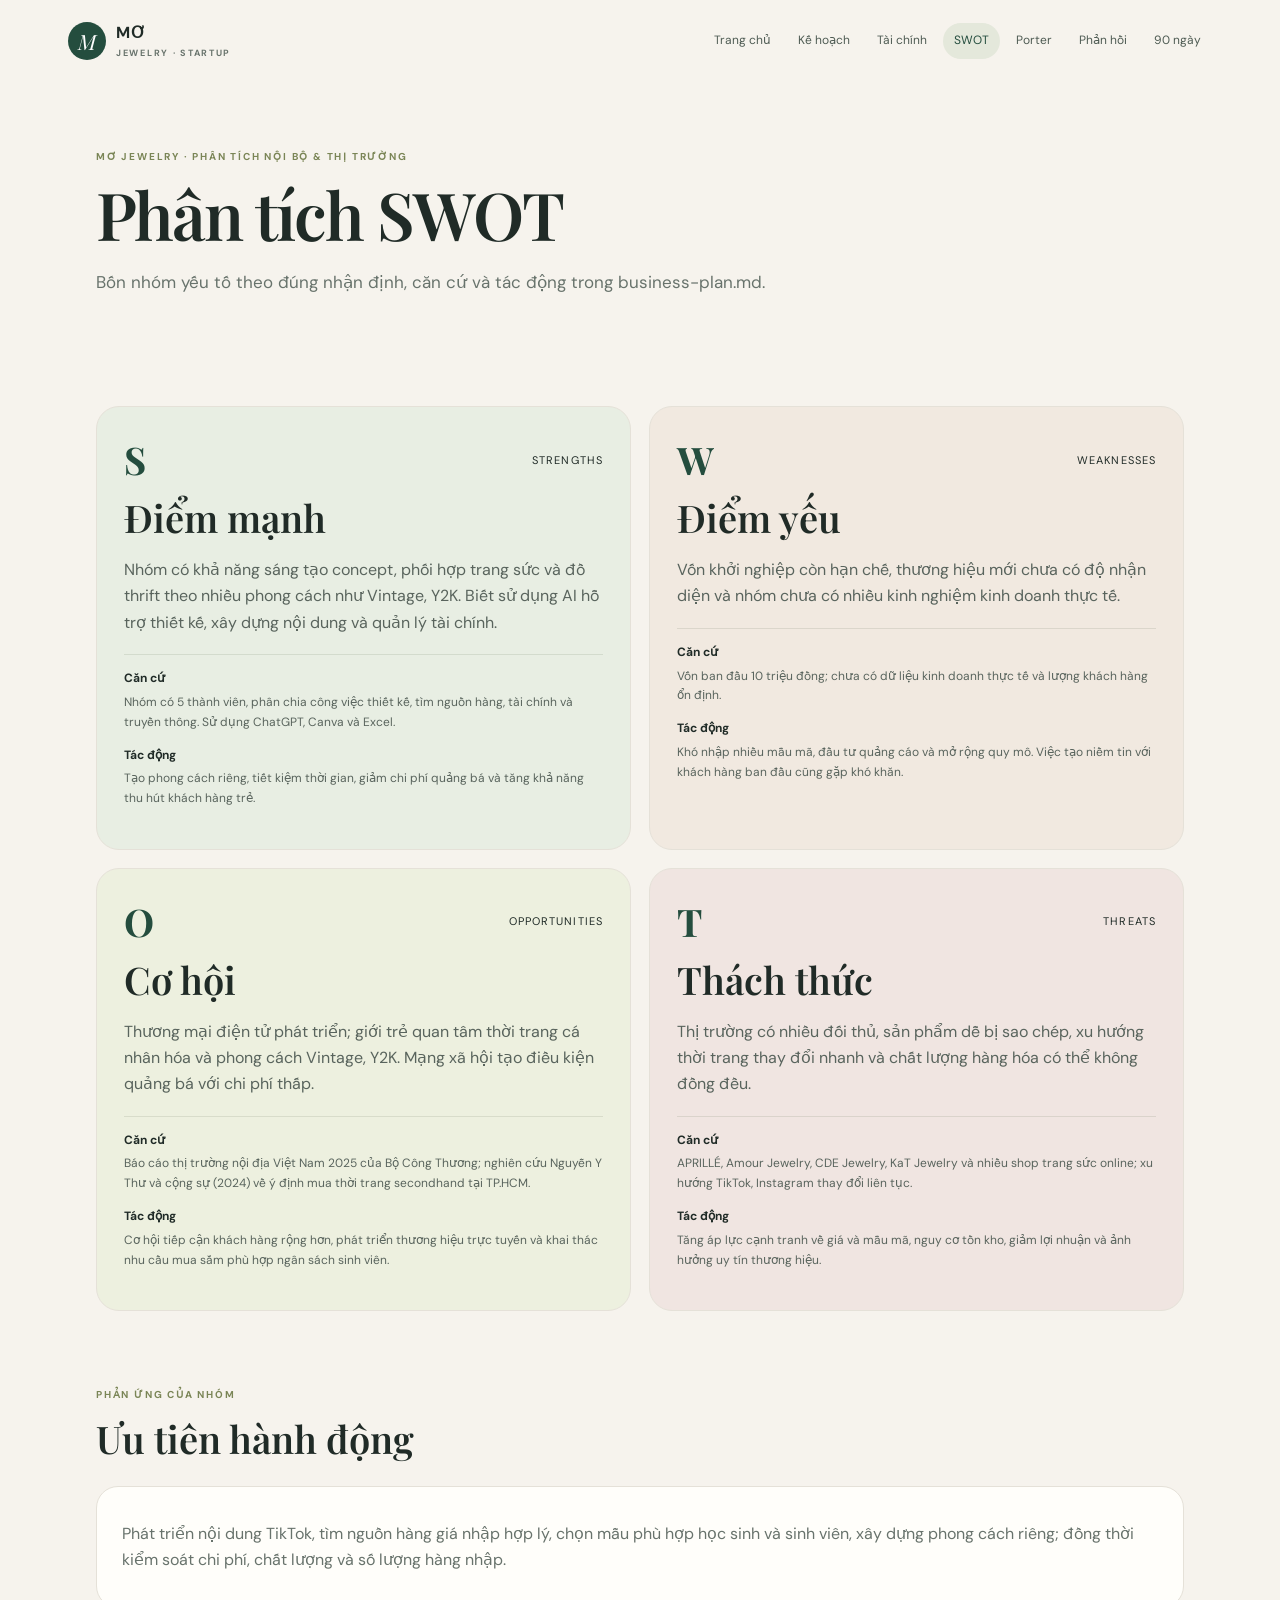
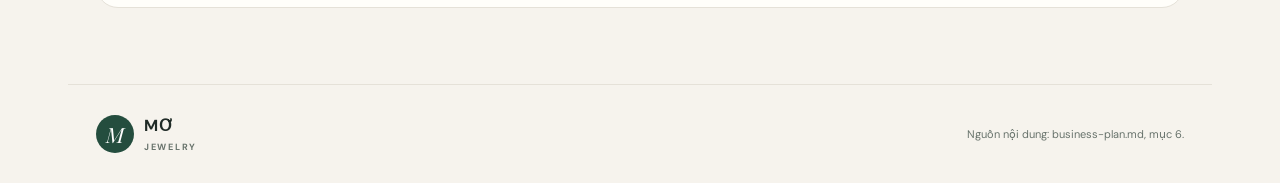
<file: swot.html>
<!doctype html><html lang="vi"><head><meta charset="utf-8"><meta name="viewport" content="width=device-width,initial-scale=1"><title>SWOT — MƠ Jewelry</title><link rel="stylesheet" href="style.css"></head><body><header class="site-header"><a class="brand" href="index.html"><span class="brand-mark">M</span><span>MƠ <small>JEWELRY · STARTUP</small></span></a><nav><a href="index.html">Trang chủ</a><a href="business-plan.html">Kế hoạch</a><a href="financial-analysis.html">Tài chính</a><a class="active" href="swot.html">SWOT</a><a href="five-forces.html">Porter</a><a href="reflections.html">Phản hồi</a><a href="action-plan.html">90 ngày</a></nav></header><main><section class="page-intro"><p class="eyebrow">MƠ JEWELRY · PHÂN TÍCH NỘI BỘ & THỊ TRƯỜNG</p><h1>Phân tích SWOT</h1><p class="lede">Bốn nhóm yếu tố theo đúng nhận định, căn cứ và tác động trong business-plan.md.</p></section><section class="section"><div class="swot-grid"><article class="swot-card sw-s"><div class="swot-top"><span>S</span><small>Strengths</small></div><h2>Điểm mạnh</h2><p>Nhóm có khả năng sáng tạo concept, phối hợp trang sức và đồ thrift theo nhiều phong cách như Vintage, Y2K. Biết sử dụng AI hỗ trợ thiết kế, xây dựng nội dung và quản lý tài chính.</p><div class="swot-detail"><b>Căn cứ</b><p>Nhóm có 5 thành viên, phân chia công việc thiết kế, tìm nguồn hàng, tài chính và truyền thông. Sử dụng ChatGPT, Canva và Excel.</p><b>Tác động</b><p>Tạo phong cách riêng, tiết kiệm thời gian, giảm chi phí quảng bá và tăng khả năng thu hút khách hàng trẻ.</p></div></article><article class="swot-card sw-w"><div class="swot-top"><span>W</span><small>Weaknesses</small></div><h2>Điểm yếu</h2><p>Vốn khởi nghiệp còn hạn chế, thương hiệu mới chưa có độ nhận diện và nhóm chưa có nhiều kinh nghiệm kinh doanh thực tế.</p><div class="swot-detail"><b>Căn cứ</b><p>Vốn ban đầu 10 triệu đồng; chưa có dữ liệu kinh doanh thực tế và lượng khách hàng ổn định.</p><b>Tác động</b><p>Khó nhập nhiều mẫu mã, đầu tư quảng cáo và mở rộng quy mô. Việc tạo niềm tin với khách hàng ban đầu cũng gặp khó khăn.</p></div></article><article class="swot-card sw-o"><div class="swot-top"><span>O</span><small>Opportunities</small></div><h2>Cơ hội</h2><p>Thương mại điện tử phát triển; giới trẻ quan tâm thời trang cá nhân hóa và phong cách Vintage, Y2K. Mạng xã hội tạo điều kiện quảng bá với chi phí thấp.</p><div class="swot-detail"><b>Căn cứ</b><p>Báo cáo thị trường nội địa Việt Nam 2025 của Bộ Công Thương; nghiên cứu Nguyễn Y Thư và cộng sự (2024) về ý định mua thời trang secondhand tại TP.HCM.</p><b>Tác động</b><p>Cơ hội tiếp cận khách hàng rộng hơn, phát triển thương hiệu trực tuyến và khai thác nhu cầu mua sắm phù hợp ngân sách sinh viên.</p></div></article><article class="swot-card sw-t"><div class="swot-top"><span>T</span><small>Threats</small></div><h2>Thách thức</h2><p>Thị trường có nhiều đối thủ, sản phẩm dễ bị sao chép, xu hướng thời trang thay đổi nhanh và chất lượng hàng hóa có thể không đồng đều.</p><div class="swot-detail"><b>Căn cứ</b><p>APRILLÉ, Amour Jewelry, CDE Jewelry, KaT Jewelry và nhiều shop trang sức online; xu hướng TikTok, Instagram thay đổi liên tục.</p><b>Tác động</b><p>Tăng áp lực cạnh tranh về giá và mẫu mã, nguy cơ tồn kho, giảm lợi nhuận và ảnh hưởng uy tín thương hiệu.</p></div></article></div></section><section class="section"><div class="section-heading"><div><p class="eyebrow">PHẢN ỨNG CỦA NHÓM</p><h2>Ưu tiên hành động</h2></div></div><div class="card"><p>Phát triển nội dung TikTok, tìm nguồn hàng giá nhập hợp lý, chọn mẫu phù hợp học sinh và sinh viên, xây dựng phong cách riêng; đồng thời kiểm soát chi phí, chất lượng và số lượng hàng nhập.</p></div></section></main><footer><a class="brand" href="index.html"><span class="brand-mark">M</span><span>MƠ <small>JEWELRY</small></span></a><p>Nguồn nội dung: business-plan.md, mục 6.</p></footer></body></html>
</file>
<file: style.css>
@import url('https://fonts.googleapis.com/css2?family=DM+Sans:wght@400;500;600;700&family=Playfair+Display:ital,wght@0,600;0,700;1,600;1,700&display=swap');
:root{--ink:#202b27;--muted:#68736c;--paper:#f6f3ed;--white:#fffefa;--green:#244d3e;--lime:#d2dfad;--peach:#ead4bf;--line:#e5e1d8;--radius:22px}*{box-sizing:border-box}html{scroll-behavior:smooth}body{margin:0;background:var(--paper);color:var(--ink);font:16px/1.65 'DM Sans',sans-serif}a{color:inherit;text-decoration:none}.site-header{max-width:1200px;margin:auto;padding:20px 28px;display:flex;align-items:center;justify-content:space-between;gap:24px}.brand{display:flex;align-items:center;gap:10px;font-weight:700;letter-spacing:.05em}.brand small{display:block;font-size:9px;letter-spacing:.19em;color:var(--muted)}.brand-mark{display:grid;place-items:center;width:38px;height:38px;background:var(--green);color:#fff;border-radius:50%;font:italic 21px 'Playfair Display',serif}.site-header nav{display:flex;gap:5px;flex-wrap:wrap;justify-content:flex-end}.site-header nav a{padding:8px 11px;border-radius:99px;font-size:12px;color:#4e5b53}.site-header nav a:hover,.site-header nav a.active{background:#e4e8db;color:var(--green)}main{max-width:1144px;margin:auto;padding:26px 28px 76px}.page-intro{padding:42px 0 34px;max-width:790px}.eyebrow{color:#7a8556;font-size:10px;font-weight:700;letter-spacing:.18em;margin:0 0 12px}.page-intro h1{font:600 clamp(38px,6vw,66px)/1.1 'Playfair Display',serif;letter-spacing:-.03em;margin:0 0 18px}.lede{max-width:700px;color:var(--muted);font-size:17px;margin:0}.hero{position:relative;overflow:hidden;min-height:460px;padding:58px;display:grid;grid-template-columns:1.2fr .8fr;align-items:center;background:#e9eddf;border-radius:30px}.hero-copy{position:relative;z-index:2;max-width:620px}.hero h2{font:600 clamp(38px,5.2vw,64px)/1.08 'Playfair Display',serif;margin:10px 0 20px;letter-spacing:-.03em}.hero h2 em{color:var(--green)}.hero-copy>p:not(.eyebrow){color:#59665d;max-width:570px}.actions{display:flex;align-items:center;gap:22px;flex-wrap:wrap;margin-top:28px}.button{display:inline-flex;align-items:center;gap:20px;background:var(--green);color:white;border-radius:99px;padding:13px 19px;font-size:13px;font-weight:600}.button:hover{background:#173b2d}.button-small{padding:10px 15px;font-size:12px}.text-link{color:var(--green);font-size:13px;font-weight:700}.hero-art{height:350px;position:relative;display:grid;place-items:center}.orbit{position:absolute;border:1px solid #becbb1;border-radius:50%;width:300px;height:300px}.orbit-b{width:230px;height:230px;border-color:#d1bca5}.pendant{width:128px;height:128px;border-radius:50%;display:grid;place-items:center;background:linear-gradient(140deg,#fff4d6,#c5a46b 50%,#f9efd2 70%,#a47a43);box-shadow:0 25px 50px #37443726;color:#4e3e2c;font:italic 64px 'Playfair Display',serif}.art-caption{position:absolute;right:3%;bottom:13%;font-size:9px;letter-spacing:.21em;line-height:1.8;color:#67735e}.section{margin-top:76px}.section-heading{display:flex;justify-content:space-between;align-items:end;gap:24px;margin-bottom:24px}.section-heading h2,.section h2{font:600 clamp(27px,3vw,38px)/1.2 'Playfair Display',serif;margin:0}.section-heading>p{max-width:460px;color:var(--muted);margin:0}.grid{display:grid;gap:18px}.three{grid-template-columns:repeat(3,1fr)}.two{grid-template-columns:repeat(2,1fr)}.four{grid-template-columns:repeat(4,1fr)}.card{background:var(--white);border:1px solid var(--line);border-radius:var(--radius);padding:25px}.card h3{font:600 21px 'Playfair Display',serif;margin:10px 0}.card p{color:var(--muted);margin:9px 0}.metric{min-height:175px}.metric-label{display:block;color:var(--muted);font-size:12px}.metric strong{display:block;font-size:clamp(23px,3vw,32px);letter-spacing:-.04em;margin:11px 0 4px}.metric strong small{font-size:13px;font-weight:500;letter-spacing:0}.metric p{font-size:12px}.icon{color:#7a8556;font-size:24px}.source-note{font-size:12px!important;color:#83877e!important;margin-top:14px}.link-card{display:block;position:relative;transition:transform .2s}.link-card:hover{transform:translateY(-3px)}.card-index,.student-id{font-size:11px;color:#828a7f;letter-spacing:.14em}.arrow{position:absolute;right:24px;bottom:22px;color:var(--green)}.accent-card{background:#e7ede0}.large-copy{font:500 23px/1.55 'Playfair Display',serif;color:var(--ink)!important}.tag-row,.reflection-meta{display:flex;gap:8px;flex-wrap:wrap}.tag{font-size:11px;padding:6px 11px;border-radius:99px;background:#edf0e6;color:#50644d}.notice{padding:23px 27px;border-left:3px solid #9aab72;background:#edf0e6;border-radius:0 16px 16px 0}.notice p{margin:7px 0 0;color:var(--muted)}.table-wrap{overflow-x:auto;background:var(--white);border:1px solid var(--line);border-radius:18px}table{border-collapse:collapse;width:100%;min-width:650px;text-align:left}th,td{padding:14px 17px;border-bottom:1px solid var(--line);font-size:13px}th{color:#788071;font-size:10px;letter-spacing:.1em;text-transform:uppercase}tr:last-child td{border:0}.total{font-weight:700;background:#f0f2e9}.chart-bars{margin-top:22px;display:grid;gap:12px}.chart-bars>div{display:grid;grid-template-columns:minmax(150px,1fr) auto;gap:6px 12px;align-items:center;font-size:12px}.chart-bars b{font-weight:600}.chart-bars i{grid-column:1/-1;display:block;height:9px;width:var(--w);background:linear-gradient(90deg,#456c53,#b5c58b);border-radius:8px}.amount{font-size:23px;color:var(--green)}.swot-grid{display:grid;grid-template-columns:repeat(2,1fr);gap:18px}.swot-card{padding:27px;border-radius:23px;border:1px solid var(--line);background:#fffefa}.sw-s{background:#e8eee3}.sw-w{background:#f1e9e0}.sw-o{background:#edf0df}.sw-t{background:#f0e5e1}.swot-top{display:flex;align-items:center;justify-content:space-between}.swot-top span{font:700 38px 'Playfair Display',serif;color:var(--green)}.swot-top small{font-size:11px;letter-spacing:.1em;text-transform:uppercase}.swot-card h2{margin:10px 0 12px}.swot-card p{color:#59645d}.swot-detail{border-top:1px solid #56614a24;margin-top:18px;padding-top:14px;font-size:12px}.swot-detail p{margin:4px 0 13px}.force-grid{display:grid;grid-template-columns:repeat(2,1fr);gap:18px}.force-card{padding:27px;background:var(--white);border:1px solid var(--line);border-radius:22px;min-height:230px}.force-card:last-child{grid-column:1/-1}.force-head{display:flex;align-items:center;justify-content:space-between}.force-number{font:600 25px 'Playfair Display',serif;color:#a4ae8b}.force-level{padding:6px 12px;background:#e9eddf;border-radius:99px;color:var(--green);font-size:12px;font-weight:700}.force-card h2{font-size:25px!important;margin:18px 0 10px!important}.force-card p{color:var(--muted);margin:0}.reflection-card{display:flex;flex-direction:column;align-items:flex-start}.reflection-card h2{font-size:25px;margin:16px 0 4px}.reflection-card p{flex:1}.reflection-full{max-width:850px;margin:0 auto 36px;background:var(--white);border:1px solid var(--line);border-radius:22px;padding:clamp(22px,5vw,55px)}.prose h1,.prose h2,.prose h3,.prose h4{font:600 26px/1.25 'Playfair Display',serif;margin:28px 0 10px}.prose h1{font-size:32px}.prose p,.prose li{color:#4f5c54;line-height:1.85}.prose li{margin:6px 0}.prose ul,.prose ol{padding-left:22px}.prose{margin-top:28px}.timeline{position:relative;margin-left:18px}.timeline:before{content:'';position:absolute;left:22px;top:24px;bottom:24px;width:1px;background:#c5cdb8}.timeline-item{position:relative;display:grid;grid-template-columns:46px 1fr;gap:20px;padding-bottom:23px}.timeline-mark{z-index:1;width:46px;height:46px;border-radius:50%;display:grid;place-items:center;background:var(--green);color:#fff;font-size:12px}.timeline-content{background:var(--white);border:1px solid var(--line);border-radius:20px;padding:25px 29px}.timeline-content h2{font-size:26px!important}.timeline-content ul{color:var(--muted);padding-left:20px}.timeline-content li{padding:3px 0}.site-header{max-width:1200px}footer{max-width:1144px;padding:28px;margin:auto;border-top:1px solid var(--line);display:flex;align-items:center;justify-content:space-between;gap:20px}footer p{font-size:11px;color:var(--muted);max-width:620px;text-align:right}
@media(max-width:850px){.site-header{align-items:flex-start;flex-direction:column}.site-header nav{justify-content:flex-start}.hero{padding:38px;grid-template-columns:1fr .65fr}.hero-art{transform:scale(.85)}.four{grid-template-columns:repeat(2,1fr)}}
@media(max-width:620px){.site-header{padding:18px}.site-header nav{gap:2px}.site-header nav a{font-size:11px;padding:7px 9px}main{padding:10px 18px 55px}.page-intro{padding:36px 0 20px}.hero{padding:30px 25px;grid-template-columns:1fr;min-height:auto}.hero-art{height:230px;transform:scale(.78);margin-top:-5px}.section{margin-top:54px}.section-heading{align-items:flex-start;flex-direction:column;gap:10px}.three,.two,.four,.swot-grid,.force-grid{grid-template-columns:1fr}.force-card:last-child{grid-column:auto}.card{padding:21px}.timeline{margin-left:0}.timeline-item{grid-template-columns:38px 1fr;gap:12px}.timeline-mark{width:38px;height:38px}.timeline:before{left:18px}.timeline-content{padding:20px}.reflection-full{padding:22px 19px}footer{padding:23px 18px;align-items:flex-start;flex-direction:column}footer p{text-align:left}}
</file>
